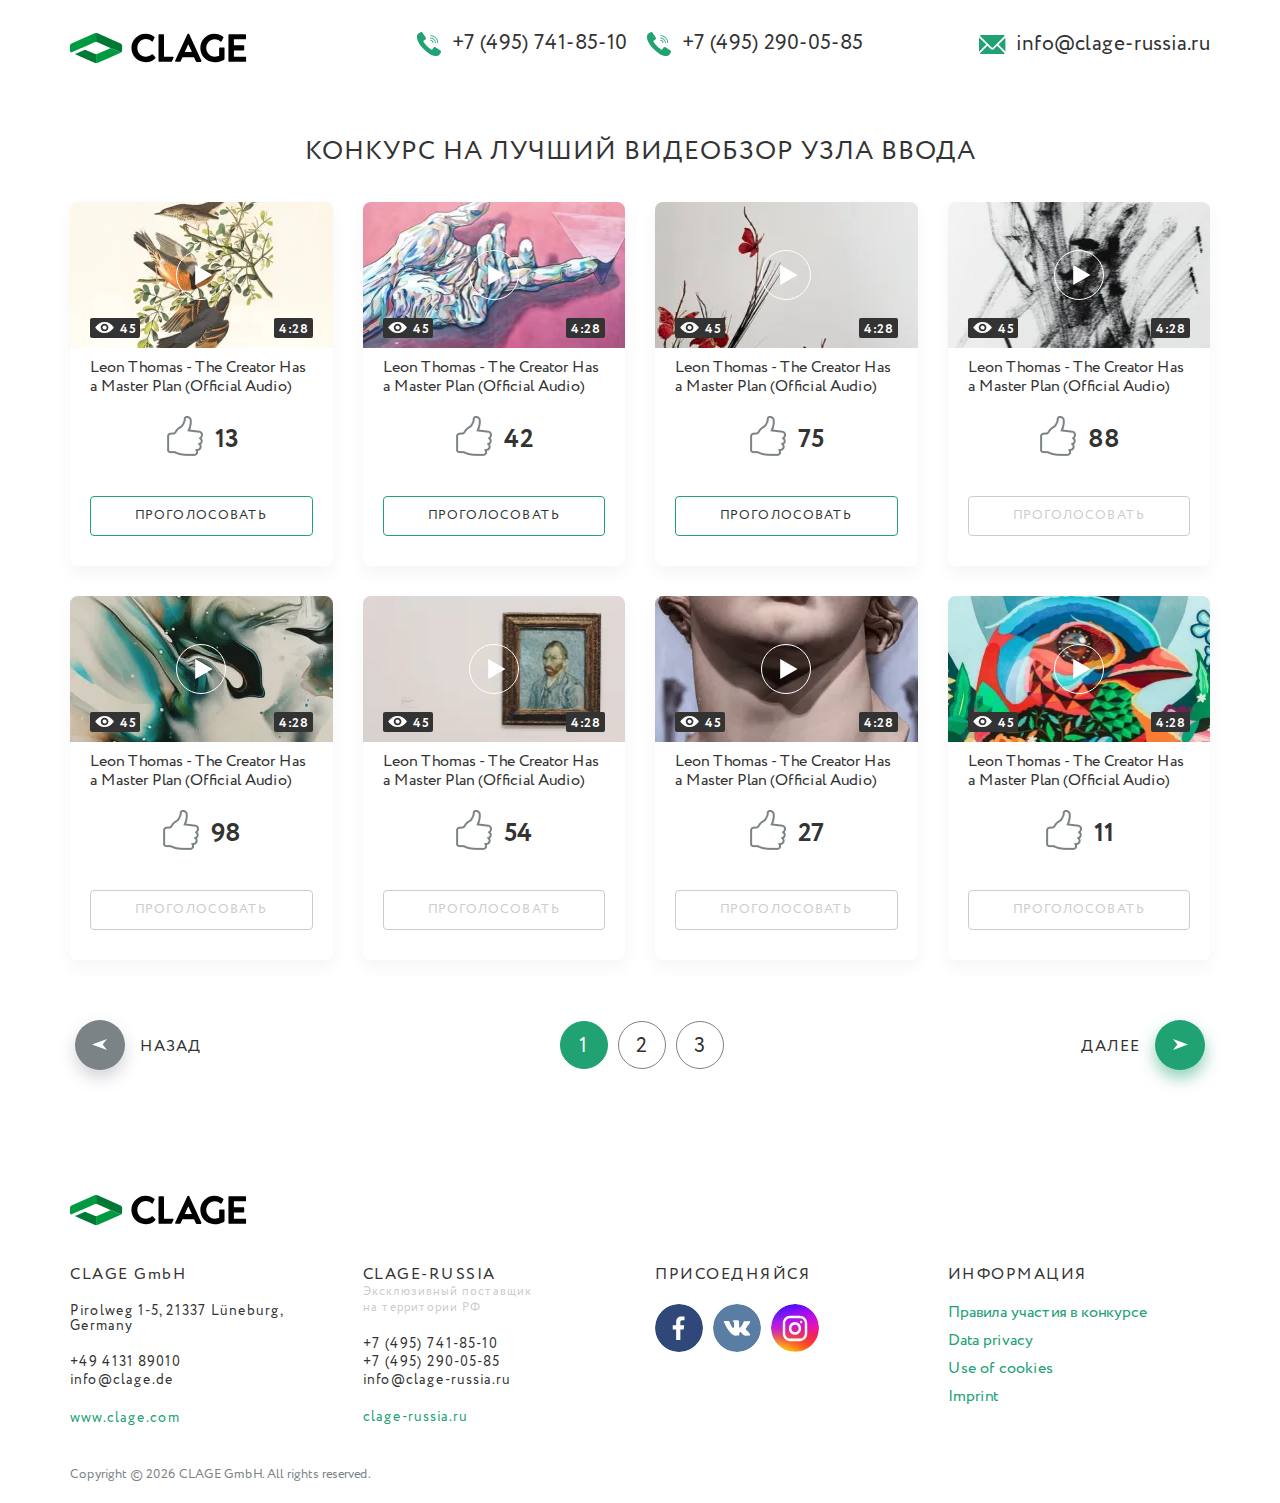
<file: public/index.html>
<!DOCTYPE html>
<html lang="ru">
	<head>
		<meta charset="utf-8">
		<title>title</title>
		<meta name="description" content="о чем страница">
		<meta http-equiv="X-UA-Compatible" content="IE=edge">
		<meta name="viewport" content="width=device-width,initial-scale=1.0,  shrink-to-fit=no">
		<link type="image/ico" href="img/favicon.ico" rel="shortcut icon"><meta name="format-detection" content="telephone=no"> 
		<link href="libs/swiper/swiper.min.css" rel="stylesheet"/>
		<link href="libs/@fancyapps/ui/fancybox.css" rel="stylesheet"/>
		<link href="css/main.min.css" rel="stylesheet"/>
	</head>
	<body class="main-page" data-bg="index.png">
		<div class="main-wrapper">
			<div class="menu-mobile menu-mobile--js d-lg-none">
				<div class="toggle-menu-mobile toggle-menu-mobile--js"><span></span>
				</div>
				<div class="menu-mobile__inner">
					<a class="menu-mobile__logo" href="/"><img loading="lazy" src="img/svg/logo.svg"/>
					</a>
					<ul class="menu">
						<li class="menu-item"><a href="#">Правила участия в конкурсе</a></li>
						<li class="menu-item"><a href="#">Data privacy</a></li>
						<li class="menu-item"><a href="#">Use of cookies</a></li>
						<li class="menu-item"><a href="#">Imprint</a></li>
					</ul>
					<a class="h-link tell" href="tel:+74957418510">
						<svg class="icon icon-tell ">
							<use xlink:href="img/svg/sprite.svg#tell"></use>
						</svg><span>+7 (495) 741-85-10</span>
					</a>
					<a class="h-link tell" href="tel:+74952900585">
						<svg class="icon icon-tell ">
							<use xlink:href="img/svg/sprite.svg#tell"></use>
						</svg><span>+7 (495) 290-05-85</span>
					</a>
					<a class="h-link mail" href="mailto:info@clage-russia.ru">
						<svg class="icon icon-mail ">
							<use xlink:href="img/svg/sprite.svg#mail"></use>
						</svg><span>info@clage-russia.ru</span>
					</a>
				</div>
			</div>
			<!--  мобильное меню-->
			<!-- start header-->
			<header class="header header--js" id="header">
				<!-- start top-nav-->
				<div class="top-nav block-with-lazy">
					<div class="container">
						<div class="top-nav__row row align-items-center">
							<div class="col">
								<a class="top-nav__logo" href="/"><img loading="lazy" src="img/svg/logo.svg" alt=""/>
								</a>
							</div>
							<div class="col-auto d-none d-lg-block">
								<a class="h-link tell" href="tel:+74957418510">
									<svg class="icon icon-tell ">
										<use xlink:href="img/svg/sprite.svg#tell"></use>
									</svg><span>+7 (495) 741-85-10</span>
								</a>
							</div>
							<div class="col-auto d-none d-lg-block">
								<a class="h-link tell" href="tel:+74952900585">
									<svg class="icon icon-tell ">
										<use xlink:href="img/svg/sprite.svg#tell"></use>
									</svg><span>+7 (495) 290-05-85</span>
								</a>
							</div>
							<div class="col text-end d-none d-lg-block">
								<a class="h-link mail" href="mailto:info@clage-russia.ru">
									<svg class="icon icon-mail ">
										<use xlink:href="img/svg/sprite.svg#mail"></use>
									</svg><span>info@clage-russia.ru</span>
								</a>
							</div>
							<div class="col-auto d-lg-none">
								<div class="toggle-menu-mobile toggle-menu-mobile--js"><span></span>
								</div>
							</div>
						</div>
					</div>
				</div>
				<!-- end top-nav-->
			</header>
			<!-- end header-->
			<!-- start headerBlock-->
			<div class="headerBlock section" id="headerBlock">
				<div class="container">
					<div class="section-title text-center">
						<h1>Конкурс на лучший видеобзор узла ввода</h1>
					</div>
					<div class="headerBlock__row row">
						<div class="col-sm-6 col-lg-3">
							<div class="headerBlock__card card-js">
								<a class="headerBlock__img-bl" href="https://www.youtube.com/watch?v=pYt0Nwt_oNI" data-fancybox="video1">
									<!-- picture-->
									<picture> 
										<source type="image/webp" srcset="img/@2x/webp/sCards-1.webp" media="(min-width:576px)"/>
										<source type="image/webp" srcset="img/@1x/webp/sCards-1.webp"/>
										<source type="image/png" srcset="img/@2x/sCards-1.png" media="(min-width:576px)"/>
										<source type="image/png" srcset="img/@1x/sCards-1.png"/><img src="img/@2x/sCards-1.png" alt="" loading="lazy"/>
									</picture>
									<!-- /picture-->
									<div class="headerBlock__plate headerBlock__plate--views"><span>45</span>
									</div>
									<div class="headerBlock__plate headerBlock__plate--length"><span>4:28</span>
									</div>
								</a>
								<div class="headerBlock__content">
									<a class="headerBlock__name" href="https://www.youtube.com/watch?v=pYt0Nwt_oNI" data-fancybox="video-name1">Leon Thomas - The Creator Has a Master Plan (Official Audio)
									</a>
									<div class="headerBlock__like">
										<div class="headerBlock__like-icon"><img loading="lazy" src="img/svg/like.png" alt=""/><img loading="lazy" src="img/svg/like-white.svg" alt=""/>
										</div>
										<div class="headerBlock__l-num like-num-js">13
										</div>
									</div>
									<button class="headerBlock__btn vote-btn-js" type="button"><span>Проголосовать</span><span>Спасибо за активность!</span>
									</button>
								</div>
							</div>
						</div>
						<div class="col-sm-6 col-lg-3">
							<div class="headerBlock__card card-js">
								<a class="headerBlock__img-bl" href="https://www.youtube.com/watch?v=pYt0Nwt_oNI" data-fancybox="video2">
									<!-- picture-->
									<picture> 
										<source type="image/webp" srcset="img/@2x/webp/sCards-2.webp" media="(min-width:576px)"/>
										<source type="image/webp" srcset="img/@1x/webp/sCards-2.webp"/>
										<source type="image/png" srcset="img/@2x/sCards-2.png" media="(min-width:576px)"/>
										<source type="image/png" srcset="img/@1x/sCards-2.png"/><img src="img/@2x/sCards-2.png" alt="" loading="lazy"/>
									</picture>
									<!-- /picture-->
									<div class="headerBlock__plate headerBlock__plate--views"><span>45</span>
									</div>
									<div class="headerBlock__plate headerBlock__plate--length"><span>4:28</span>
									</div>
								</a>
								<div class="headerBlock__content">
									<a class="headerBlock__name" href="https://www.youtube.com/watch?v=pYt0Nwt_oNI" data-fancybox="video-name2">Leon Thomas - The Creator Has a Master Plan (Official Audio)
									</a>
									<div class="headerBlock__like">
										<div class="headerBlock__like-icon"><img loading="lazy" src="img/svg/like.png" alt=""/><img loading="lazy" src="img/svg/like-white.svg" alt=""/>
										</div>
										<div class="headerBlock__l-num like-num-js">42
										</div>
									</div>
									<button class="headerBlock__btn vote-btn-js" type="button"><span>Проголосовать</span><span>Спасибо за активность!</span>
									</button>
								</div>
							</div>
						</div>
						<div class="col-sm-6 col-lg-3">
							<div class="headerBlock__card card-js">
								<a class="headerBlock__img-bl" href="https://www.youtube.com/watch?v=pYt0Nwt_oNI" data-fancybox="video3">
									<!-- picture-->
									<picture> 
										<source type="image/webp" srcset="img/@2x/webp/sCards-3.webp" media="(min-width:576px)"/>
										<source type="image/webp" srcset="img/@1x/webp/sCards-3.webp"/>
										<source type="image/png" srcset="img/@2x/sCards-3.png" media="(min-width:576px)"/>
										<source type="image/png" srcset="img/@1x/sCards-3.png"/><img src="img/@2x/sCards-3.png" alt="" loading="lazy"/>
									</picture>
									<!-- /picture-->
									<div class="headerBlock__plate headerBlock__plate--views"><span>45</span>
									</div>
									<div class="headerBlock__plate headerBlock__plate--length"><span>4:28</span>
									</div>
								</a>
								<div class="headerBlock__content">
									<a class="headerBlock__name" href="https://www.youtube.com/watch?v=pYt0Nwt_oNI" data-fancybox="video-name3">Leon Thomas - The Creator Has a Master Plan (Official Audio)
									</a>
									<div class="headerBlock__like">
										<div class="headerBlock__like-icon"><img loading="lazy" src="img/svg/like.png" alt=""/><img loading="lazy" src="img/svg/like-white.svg" alt=""/>
										</div>
										<div class="headerBlock__l-num like-num-js">75
										</div>
									</div>
									<button class="headerBlock__btn vote-btn-js" type="button"><span>Проголосовать</span><span>Спасибо за активность!</span>
									</button>
								</div>
							</div>
						</div>
						<div class="col-sm-6 col-lg-3">
							<div class="headerBlock__card card-js">
								<a class="headerBlock__img-bl" href="https://www.youtube.com/watch?v=pYt0Nwt_oNI" data-fancybox="video4">
									<!-- picture-->
									<picture> 
										<source type="image/webp" srcset="img/@2x/webp/sCards-4.webp" media="(min-width:576px)"/>
										<source type="image/webp" srcset="img/@1x/webp/sCards-4.webp"/>
										<source type="image/png" srcset="img/@2x/sCards-4.png" media="(min-width:576px)"/>
										<source type="image/png" srcset="img/@1x/sCards-4.png"/><img src="img/@2x/sCards-4.png" alt="" loading="lazy"/>
									</picture>
									<!-- /picture-->
									<div class="headerBlock__plate headerBlock__plate--views"><span>45</span>
									</div>
									<div class="headerBlock__plate headerBlock__plate--length"><span>4:28</span>
									</div>
								</a>
								<div class="headerBlock__content">
									<a class="headerBlock__name" href="https://www.youtube.com/watch?v=pYt0Nwt_oNI" data-fancybox="video-name4">Leon Thomas - The Creator Has a Master Plan (Official Audio)
									</a>
									<div class="headerBlock__like">
										<div class="headerBlock__like-icon"><img loading="lazy" src="img/svg/like.png" alt=""/><img loading="lazy" src="img/svg/like-white.svg" alt=""/>
										</div>
										<div class="headerBlock__l-num like-num-js">88
										</div>
									</div>
									<button class="headerBlock__btn vote-btn-js muted" type="button"><span>Проголосовать</span><span>Спасибо за активность!</span>
									</button>
								</div>
							</div>
						</div>
						<div class="col-sm-6 col-lg-3">
							<div class="headerBlock__card card-js">
								<a class="headerBlock__img-bl" href="https://www.youtube.com/watch?v=pYt0Nwt_oNI" data-fancybox="video5">
									<!-- picture-->
									<picture> 
										<source type="image/webp" srcset="img/@2x/webp/sCards-5.webp" media="(min-width:576px)"/>
										<source type="image/webp" srcset="img/@1x/webp/sCards-5.webp"/>
										<source type="image/png" srcset="img/@2x/sCards-5.png" media="(min-width:576px)"/>
										<source type="image/png" srcset="img/@1x/sCards-5.png"/><img src="img/@2x/sCards-5.png" alt="" loading="lazy"/>
									</picture>
									<!-- /picture-->
									<div class="headerBlock__plate headerBlock__plate--views"><span>45</span>
									</div>
									<div class="headerBlock__plate headerBlock__plate--length"><span>4:28</span>
									</div>
								</a>
								<div class="headerBlock__content">
									<a class="headerBlock__name" href="https://www.youtube.com/watch?v=pYt0Nwt_oNI" data-fancybox="video-name5">Leon Thomas - The Creator Has a Master Plan (Official Audio)
									</a>
									<div class="headerBlock__like">
										<div class="headerBlock__like-icon"><img loading="lazy" src="img/svg/like.png" alt=""/><img loading="lazy" src="img/svg/like-white.svg" alt=""/>
										</div>
										<div class="headerBlock__l-num like-num-js">98
										</div>
									</div>
									<button class="headerBlock__btn vote-btn-js muted" type="button"><span>Проголосовать</span><span>Спасибо за активность!</span>
									</button>
								</div>
							</div>
						</div>
						<div class="col-sm-6 col-lg-3">
							<div class="headerBlock__card card-js">
								<a class="headerBlock__img-bl" href="https://www.youtube.com/watch?v=pYt0Nwt_oNI" data-fancybox="video6">
									<!-- picture-->
									<picture> 
										<source type="image/webp" srcset="img/@2x/webp/sCards-6.webp" media="(min-width:576px)"/>
										<source type="image/webp" srcset="img/@1x/webp/sCards-6.webp"/>
										<source type="image/png" srcset="img/@2x/sCards-6.png" media="(min-width:576px)"/>
										<source type="image/png" srcset="img/@1x/sCards-6.png"/><img src="img/@2x/sCards-6.png" alt="" loading="lazy"/>
									</picture>
									<!-- /picture-->
									<div class="headerBlock__plate headerBlock__plate--views"><span>45</span>
									</div>
									<div class="headerBlock__plate headerBlock__plate--length"><span>4:28</span>
									</div>
								</a>
								<div class="headerBlock__content">
									<a class="headerBlock__name" href="https://www.youtube.com/watch?v=pYt0Nwt_oNI" data-fancybox="video-name6">Leon Thomas - The Creator Has a Master Plan (Official Audio)
									</a>
									<div class="headerBlock__like">
										<div class="headerBlock__like-icon"><img loading="lazy" src="img/svg/like.png" alt=""/><img loading="lazy" src="img/svg/like-white.svg" alt=""/>
										</div>
										<div class="headerBlock__l-num like-num-js">54
										</div>
									</div>
									<button class="headerBlock__btn vote-btn-js muted" type="button"><span>Проголосовать</span><span>Спасибо за активность!</span>
									</button>
								</div>
							</div>
						</div>
						<div class="col-sm-6 col-lg-3">
							<div class="headerBlock__card card-js">
								<a class="headerBlock__img-bl" href="https://www.youtube.com/watch?v=pYt0Nwt_oNI" data-fancybox="video7">
									<!-- picture-->
									<picture> 
										<source type="image/webp" srcset="img/@2x/webp/sCards-7.webp" media="(min-width:576px)"/>
										<source type="image/webp" srcset="img/@1x/webp/sCards-7.webp"/>
										<source type="image/png" srcset="img/@2x/sCards-7.png" media="(min-width:576px)"/>
										<source type="image/png" srcset="img/@1x/sCards-7.png"/><img src="img/@2x/sCards-7.png" alt="" loading="lazy"/>
									</picture>
									<!-- /picture-->
									<div class="headerBlock__plate headerBlock__plate--views"><span>45</span>
									</div>
									<div class="headerBlock__plate headerBlock__plate--length"><span>4:28</span>
									</div>
								</a>
								<div class="headerBlock__content">
									<a class="headerBlock__name" href="https://www.youtube.com/watch?v=pYt0Nwt_oNI" data-fancybox="video-name7">Leon Thomas - The Creator Has a Master Plan (Official Audio)
									</a>
									<div class="headerBlock__like">
										<div class="headerBlock__like-icon"><img loading="lazy" src="img/svg/like.png" alt=""/><img loading="lazy" src="img/svg/like-white.svg" alt=""/>
										</div>
										<div class="headerBlock__l-num like-num-js">27
										</div>
									</div>
									<button class="headerBlock__btn vote-btn-js muted" type="button"><span>Проголосовать</span><span>Спасибо за активность!</span>
									</button>
								</div>
							</div>
						</div>
						<div class="col-sm-6 col-lg-3">
							<div class="headerBlock__card card-js">
								<a class="headerBlock__img-bl" href="https://www.youtube.com/watch?v=pYt0Nwt_oNI" data-fancybox="video8">
									<!-- picture-->
									<picture> 
										<source type="image/webp" srcset="img/@2x/webp/sCards-8.webp" media="(min-width:576px)"/>
										<source type="image/webp" srcset="img/@1x/webp/sCards-8.webp"/>
										<source type="image/png" srcset="img/@2x/sCards-8.png" media="(min-width:576px)"/>
										<source type="image/png" srcset="img/@1x/sCards-8.png"/><img src="img/@2x/sCards-8.png" alt="" loading="lazy"/>
									</picture>
									<!-- /picture-->
									<div class="headerBlock__plate headerBlock__plate--views"><span>45</span>
									</div>
									<div class="headerBlock__plate headerBlock__plate--length"><span>4:28</span>
									</div>
								</a>
								<div class="headerBlock__content">
									<a class="headerBlock__name" href="https://www.youtube.com/watch?v=pYt0Nwt_oNI" data-fancybox="video-name8">Leon Thomas - The Creator Has a Master Plan (Official Audio)
									</a>
									<div class="headerBlock__like">
										<div class="headerBlock__like-icon"><img loading="lazy" src="img/svg/like.png" alt=""/><img loading="lazy" src="img/svg/like-white.svg" alt=""/>
										</div>
										<div class="headerBlock__l-num like-num-js">11
										</div>
									</div>
									<button class="headerBlock__btn vote-btn-js muted" type="button"><span>Проголосовать</span><span>Спасибо за активность!</span>
									</button>
								</div>
							</div>
						</div>
					</div>
					<div class="pagination-wrapper">
						<ul class="page-numbers">
							<li class="prev"><a class="disabled" href="#"><span class="ball"><img src="img/svg/prev.svg" alt=""/></span><span class="prev-txt">НАЗАД</span></a></li>
									<li><span class="page-numbers current">1</span>
									</li>
									<li><a class="page-numbers" href="#">2</a>
									</li>
									<li><a class="page-numbers" href="#">3</a>
									</li>
							<li class="next"><a href="#"><span class="prev-txt">ДАЛЕЕ</span><span class="ball"><img src="img/svg/next.svg" alt=""/></span></a></li>
						</ul>
					</div>
				</div>
			</div>
			<!-- end headerBlock-->
			<!--+sForm()-->
			<!--+sContact()-->
			<footer class="footer">
				<div class="container">
					<a class="footer__logo" href="/"><img loading="lazy" src="img/svg/logo.svg" alt=""/>
					</a>
					<div class="footer__row row">
						<div class="footer__col col-6 col-lg-3">
							<div class="footer__title footer__title--tt-none">CLAGE GmbH
							</div>
							<div class="footer__content">
								<p>Pirolweg 1-5, 21337 Lüneburg, Germany</p>
								<div class="footer__links-box"><a href="tel:+49413189010">+49 4131 89010</a><a href="mailto:info@clage.de">info@clage.de</a>
								</div>
								<a class="footer__link" href="www.clage.com" target="_blank">www.clage.com
								</a>
							</div>
						</div>
						<div class="footer__col col-6 col-lg-3">
							<div class="footer__title mb-0">CLAGE-RUSSIA
							</div>
							<div class="footer__content">
								<div class="footer__gray">Эксклюзивный поставщик<br/>на территории РФ
								</div>
								<div class="footer__links-box"><a href="tel:+74957418510">+7 (495) 741-85-10</a><a href="tel:+74952900585">+7 (495) 290-05-85</a><a href="mailto:info@clage-russia.ru">info@clage-russia.ru</a>
								</div>
								<a class="footer__link" href="clage-russia.ru" target="_blank">clage-russia.ru
								</a>
							</div>
						</div>
						<div class="footer__col col-6 col-lg-3">
							<div class="footer__title">Присоедняйся
							</div>
							<div class="soc">
								<a class="soc__item fb" href="#" target="_blank"><img loading="lazy" src="img/svg/soc-fb.svg" alt=""/>
								</a>
								<a class="soc__item vk" href="#" target="_blank"><img loading="lazy" src="img/svg/soc-vk.svg" alt=""/>
								</a>
								<a class="soc__item in" href="#" target="_blank"><img loading="lazy" src="img/svg/soc-in.svg" alt=""/>
								</a>
							</div>
						</div>
						<div class="footer__col col-6 col-lg-3">
							<div class="footer__title">Информация
							</div>
							<ul class="menu">
								<li class="menu-item"><a href="#">Правила участия в конкурсе</a></li>
								<li class="menu-item"><a href="#">Data privacy</a></li>
								<li class="menu-item"><a href="#">Use of cookies</a></li>
								<li class="menu-item"><a href="#">Imprint</a></li>
							</ul>
						</div>
					</div>
					<div class="footer__copyright">
						Copyright ©
						<span class="set-curr-year-js">2021</span>
						CLAGE GmbH. All rights reserved.
					</div>
				</div>
			</footer>
		</div>
		<!--  start modals-->
		<div class="modal-win" id="modal1" style="display: none">
			<div class="form-wrap">
				<form>
					<div class="text-center">
						<div class="form-wrap__title h1">Заголовок
						</div>
					</div>
					<div class="form-wrap__inputs">
						<div class="form-wrap__input-wrap"><input class="form-wrap__input form-control" type="text" placeholder="Имя"/>
						</div>
						<div class="form-wrap__input-wrap"><input class="form-wrap__input form-control border-danger" type="tel" placeholder="Телефон"/>
							<div class="form-wrap__message text-danger">Неправильно набран номер
							</div>
						</div>
						<div class="form-wrap__input-wrap"><input class="form-wrap__input form-control" type="email" placeholder="Электронная почта"/>
						</div>
					</div>
					<div class="form-wrap__p-row row align-items-center">
						<div class="col-auto">
							<label class="custom-input form-check"><input class="custom-input__input form-check-input" name="checkbox" type="checkbox" checked="checked"/><span class="square"></span>
							</label>
						</div>
						<div class="col">
							<div class="form-wrap__p-txt">
								I agree to the
								<a href="#">terms</a>
								and conditions and the
								<a href="#">privacy policy</a>
							</div>
						</div>
					</div>
					<div class="text-center">
						<button class="form-wrap__btn btn" type="submit">Подтвердить
						</button>
					</div>
				</form>
			</div>
		</div>
		<!-- #modal1-->
		<div class="modal-thanks modal-win bg-success text-white" id="modal-thanks" style="display: none">
			<div class="modal-thanks__bg"><img loading="lazy" src="img/svg/success.svg" alt=""/>
			</div>
			<div class="modal-thanks__txt text-center h1">Полный сакцес!
			</div>
		</div>
		<!-- #modal-thanks-->
		<!-- end modals-->
		<script src="libs/jquery/jquery.min.js"></script>
		<script src="libs/@fancyapps/ui/fancybox.umd.js"> </script>
		<script src="libs/swiper/swiper-bundle.min.js"> </script>
		<script src="libs/inputmask/inputmask.min.js"> </script>
		<script src="js/common.js"></script>
	</body>
</html>
</file>
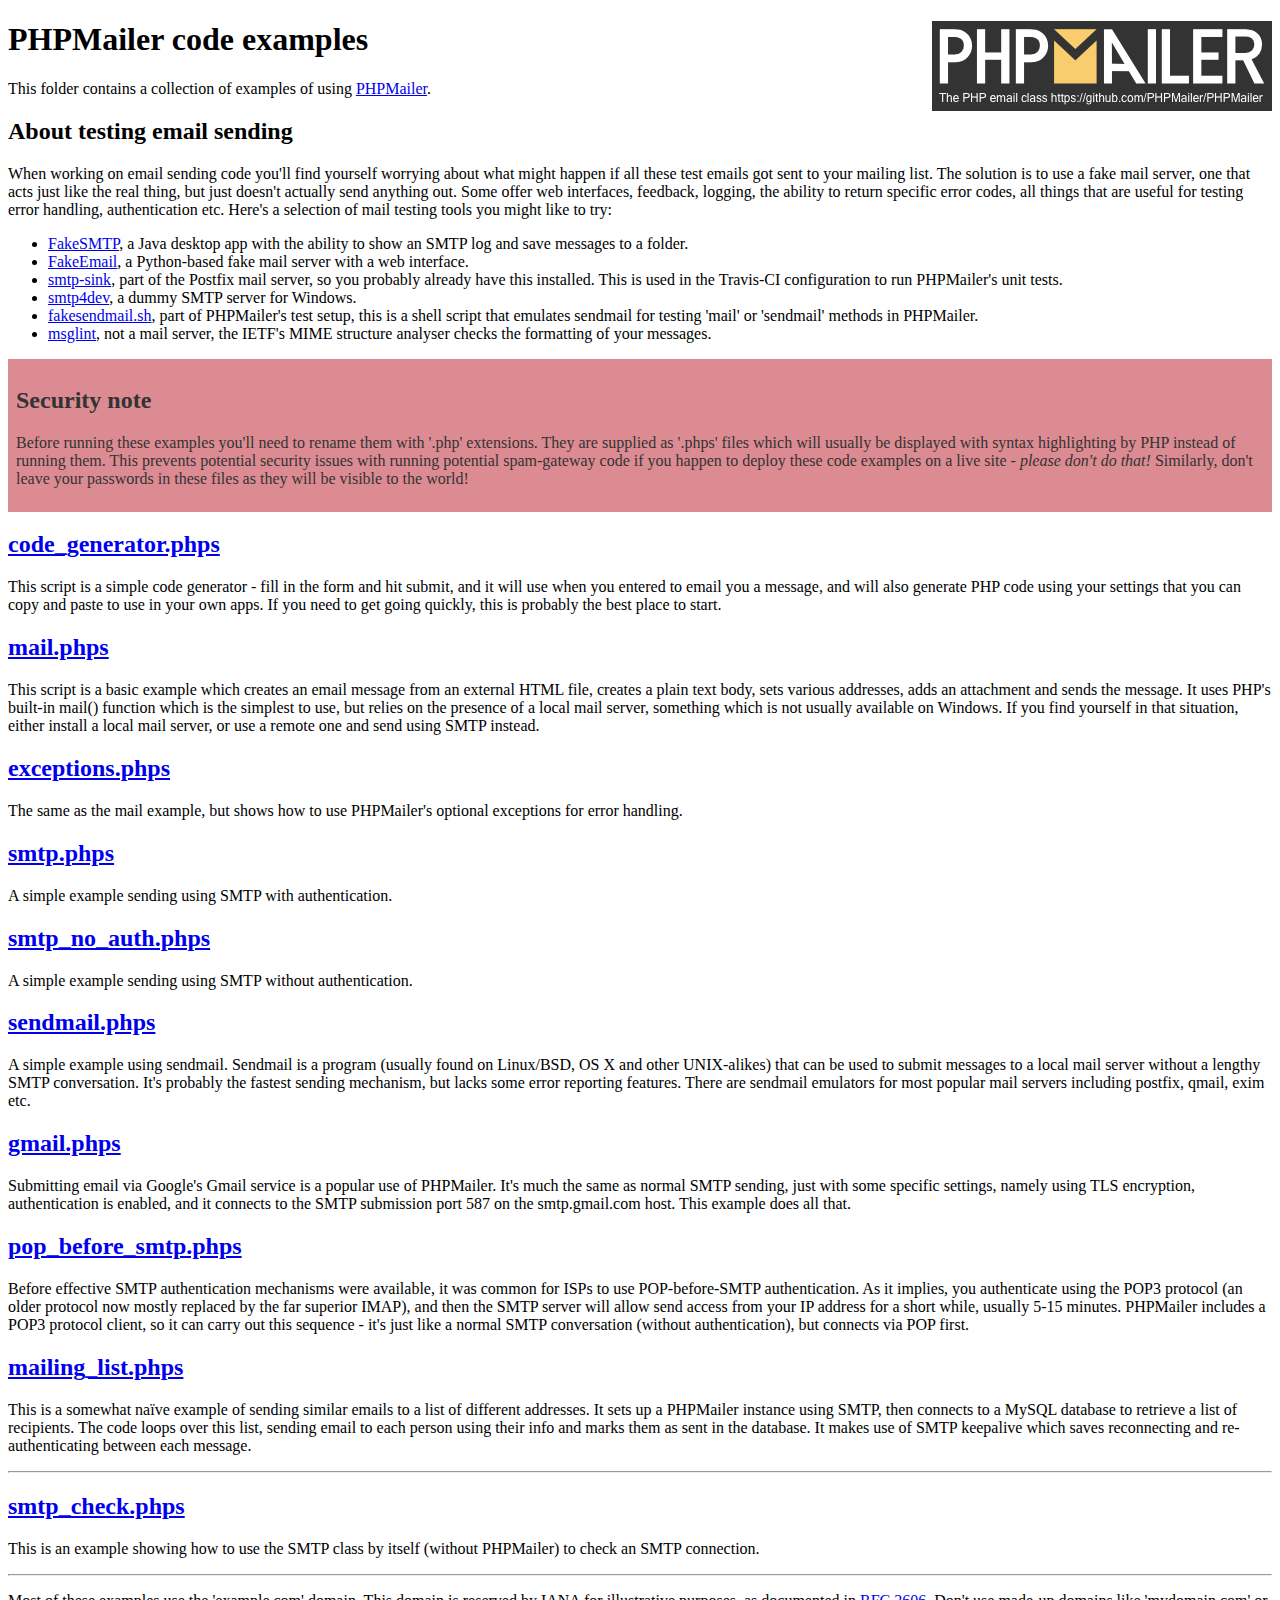
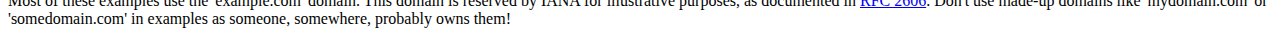
<file: public/vendor/phpmailer/phpmailer/examples/index.html>
<!DOCTYPE html>
<html>
<head>
	<meta charset="UTF-8">
	<title>PHPMailer Examples</title>
</head>
<body>
<h1>PHPMailer code examples<a href="https://github.com/PHPMailer/PHPMailer"><img src="images/phpmailer.png" style="float:right; border:0;" alt="PHPMailer logo"></a></h1>
<p>This folder contains a collection of examples of using <a href="https://github.com/PHPMailer/PHPMailer">PHPMailer</a>.</p>
<h2>About testing email sending</h2>
<p>When working on email sending code you'll find yourself worrying about what might happen if all these test emails got sent to your mailing list. The solution is to use a fake mail server, one that acts just like the real thing, but just doesn't actually send anything out. Some offer web interfaces, feedback, logging, the ability to return specific error codes, all things that are useful for testing error handling, authentication etc. Here's a selection of mail testing tools you might like to try:</p>
<ul>
  <li><a href="https://github.com/Nilhcem/FakeSMTP">FakeSMTP</a>, a Java desktop app with the ability to show an SMTP log and save messages to a folder. </li>
  <li><a href="https://github.com/isotoma/FakeEmail">FakeEmail</a>, a Python-based fake mail server with a web interface.</li>
  <li><a href="http://www.postfix.org/smtp-sink.1.html">smtp-sink</a>, part of the Postfix mail server, so you probably already have this installed. This is used in the Travis-CI configuration to run PHPMailer's unit tests.</li>
  <li><a href="http://smtp4dev.codeplex.com">smtp4dev</a>, a dummy SMTP server for Windows.</li>
  <li><a href="https://github.com/PHPMailer/PHPMailer/blob/master/test/fakesendmail.sh">fakesendmail.sh</a>, part of PHPMailer's test setup, this is a shell script that emulates sendmail for testing 'mail' or 'sendmail' methods in PHPMailer.</li>
  <li><a href="http://tools.ietf.org/tools/msglint/">msglint</a>, not a mail server, the IETF's MIME structure analyser checks the formatting of your messages.</li>
</ul>
<div style="padding: 8px; color: #333333; background-color: #dc8b92">
<h2>Security note</h2>
<p>Before running these examples you'll need to rename them with '.php' extensions. They are supplied as '.phps' files which will usually be displayed with syntax highlighting by PHP instead of running them. This prevents potential security issues with running potential spam-gateway code if you happen to deploy these code examples on a live site - <em>please don't do that!</em> Similarly, don't leave your passwords in these files as they will be visible to the world!</p>
</div>
<h2><a href="code_generator.phps">code_generator.phps</a></h2>
<p>This script is a simple code generator - fill in the form and hit submit, and it will use when you entered to email you a message, and will also generate PHP code using your settings that you can copy and paste to use in your own apps. If you need to get going quickly, this is probably the best place to start.</p>
<h2><a href="mail.phps">mail.phps</a></h2>
<p>This script is a basic example which creates an email message from an external HTML file, creates a plain text body, sets various addresses, adds an attachment and sends the message. It uses PHP's built-in mail() function which is the simplest to use, but relies on the presence of a local mail server, something which is not usually available on Windows. If you find yourself in that situation, either install a local mail server, or use a remote one and send using SMTP instead.</p>
<h2><a href="exceptions.phps">exceptions.phps</a></h2>
<p>The same as the mail example, but shows how to use PHPMailer's optional exceptions for error handling.</p>
<h2><a href="smtp.phps">smtp.phps</a></h2>
<p>A simple example sending using SMTP with authentication.</p>
<h2><a href="smtp_no_auth.phps">smtp_no_auth.phps</a></h2>
<p>A simple example sending using SMTP without authentication.</p>
<h2><a href="sendmail.phps">sendmail.phps</a></h2>
<p>A simple example using sendmail. Sendmail is a program (usually found on Linux/BSD, OS X and other UNIX-alikes) that can be used to submit messages to a local mail server without a lengthy SMTP conversation. It's probably the fastest sending mechanism, but lacks some error reporting features. There are sendmail emulators for most popular mail servers including postfix, qmail, exim etc.</p>
<h2><a href="gmail.phps">gmail.phps</a></h2>
<p>Submitting email via Google's Gmail service is a popular use of PHPMailer. It's much the same as normal SMTP sending, just with some specific settings, namely using TLS encryption, authentication is enabled, and it connects to the SMTP submission port 587 on the smtp.gmail.com host. This example does all that.</p>
<h2><a href="pop_before_smtp.phps">pop_before_smtp.phps</a></h2>
<p>Before effective SMTP authentication mechanisms were available, it was common for ISPs to use POP-before-SMTP authentication. As it implies, you authenticate using the POP3 protocol (an older protocol now mostly replaced by the far superior IMAP), and then the SMTP server will allow send access from your IP address for a short while, usually 5-15 minutes. PHPMailer includes a POP3 protocol client, so it can carry out this sequence - it's just like a normal SMTP conversation (without authentication), but connects via POP first.</p>
<h2><a href="mailing_list.phps">mailing_list.phps</a></h2>
<p>This is a somewhat naïve example of sending similar emails to a list of different addresses. It sets up a PHPMailer instance using SMTP, then connects to a MySQL database to retrieve a list of recipients. The code loops over this list, sending email to each person using their info and marks them as sent in the database. It makes use of SMTP keepalive which saves reconnecting and re-authenticating between each message.</p>
<hr>
<h2><a href="smtp_check.phps">smtp_check.phps</a></h2>
<p>This is an example showing how to use the SMTP class by itself (without PHPMailer) to check an SMTP connection.</p>
<hr>
<p>Most of these examples use the 'example.com' domain. This domain is reserved by IANA for illustrative purposes, as documented in <a href="http://tools.ietf.org/html/rfc2606">RFC 2606</a>. Don't use made-up domains like 'mydomain.com' or 'somedomain.com' in examples as someone, somewhere, probably owns them!</p>
</body>
</html>
</file>
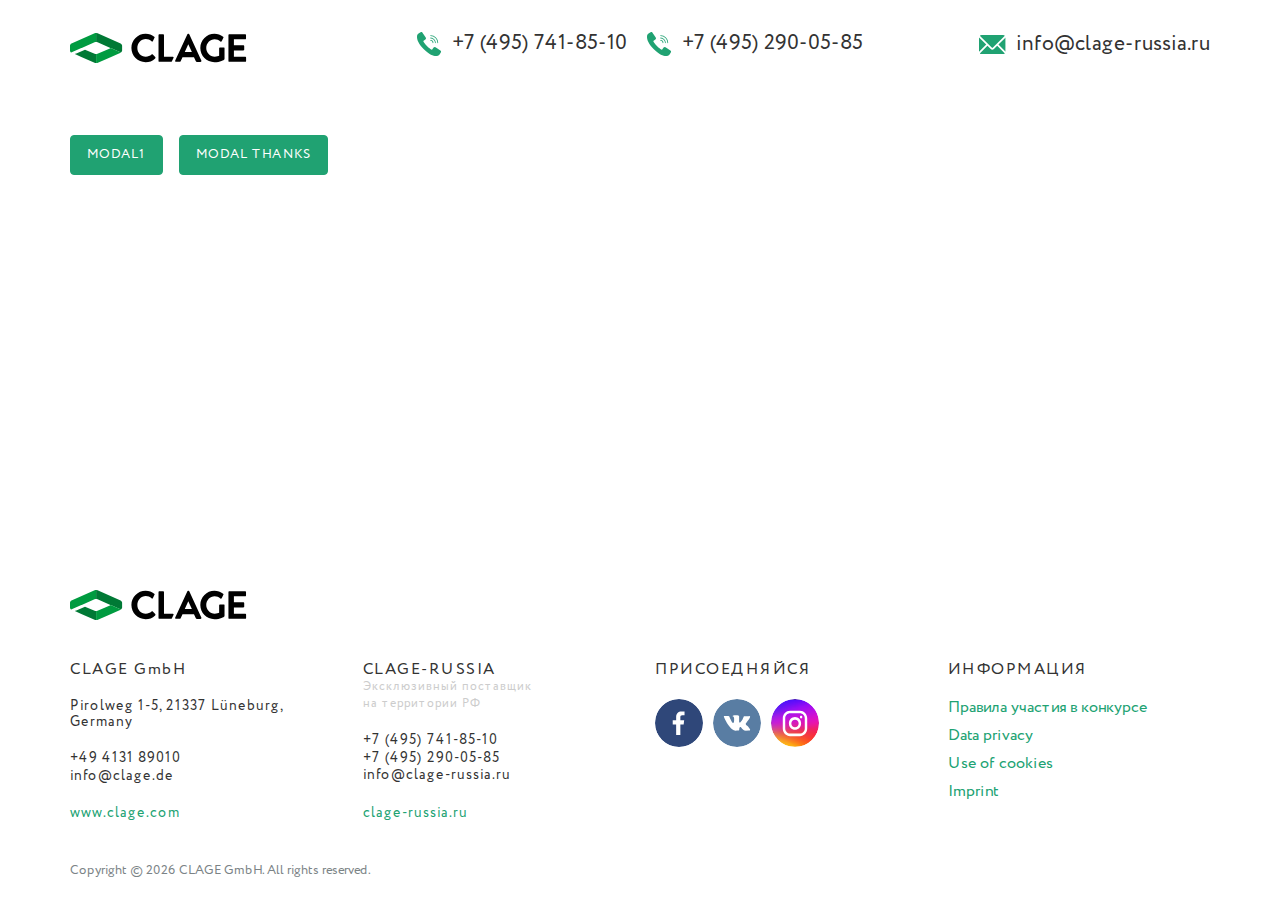
<file: public/00-modals.html>
<!DOCTYPE html>
<html lang="ru">
	<head>
		<meta charset="utf-8">
		<title>title</title>
		<meta name="description" content="о чем страница">
		<meta http-equiv="X-UA-Compatible" content="IE=edge">
		<meta name="viewport" content="width=device-width,initial-scale=1.0,  shrink-to-fit=no">
		<link type="image/ico" href="img/favicon.ico" rel="shortcut icon"><meta name="format-detection" content="telephone=no"> 
		<link href="libs/swiper/swiper.min.css" rel="stylesheet"/>
		<link href="libs/@fancyapps/ui/fancybox.css" rel="stylesheet"/>
		<link href="css/main.min.css" rel="stylesheet"/>
	</head>
	<body class="main-page" data-bg="index.png">
		<div class="main-wrapper">
			<div class="menu-mobile menu-mobile--js d-lg-none">
				<div class="toggle-menu-mobile toggle-menu-mobile--js"><span></span>
				</div>
				<div class="menu-mobile__inner">
					<a class="menu-mobile__logo" href="/"><img loading="lazy" src="img/svg/logo.svg"/>
					</a>
					<ul class="menu">
						<li class="menu-item"><a href="#">Правила участия в конкурсе</a></li>
						<li class="menu-item"><a href="#">Data privacy</a></li>
						<li class="menu-item"><a href="#">Use of cookies</a></li>
						<li class="menu-item"><a href="#">Imprint</a></li>
					</ul>
					<a class="h-link tell" href="tel:+74957418510">
						<svg class="icon icon-tell ">
							<use xlink:href="img/svg/sprite.svg#tell"></use>
						</svg><span>+7 (495) 741-85-10</span>
					</a>
					<a class="h-link tell" href="tel:+74952900585">
						<svg class="icon icon-tell ">
							<use xlink:href="img/svg/sprite.svg#tell"></use>
						</svg><span>+7 (495) 290-05-85</span>
					</a>
					<a class="h-link mail" href="mailto:info@clage-russia.ru">
						<svg class="icon icon-mail ">
							<use xlink:href="img/svg/sprite.svg#mail"></use>
						</svg><span>info@clage-russia.ru</span>
					</a>
				</div>
			</div>
			<!--  мобильное меню-->
			<!-- start header-->
			<header class="header header--js" id="header">
				<!-- start top-nav-->
				<div class="top-nav block-with-lazy">
					<div class="container">
						<div class="top-nav__row row align-items-center">
							<div class="col">
								<a class="top-nav__logo" href="/"><img loading="lazy" src="img/svg/logo.svg" alt=""/>
								</a>
							</div>
							<div class="col-auto d-none d-lg-block">
								<a class="h-link tell" href="tel:+74957418510">
									<svg class="icon icon-tell ">
										<use xlink:href="img/svg/sprite.svg#tell"></use>
									</svg><span>+7 (495) 741-85-10</span>
								</a>
							</div>
							<div class="col-auto d-none d-lg-block">
								<a class="h-link tell" href="tel:+74952900585">
									<svg class="icon icon-tell ">
										<use xlink:href="img/svg/sprite.svg#tell"></use>
									</svg><span>+7 (495) 290-05-85</span>
								</a>
							</div>
							<div class="col text-end d-none d-lg-block">
								<a class="h-link mail" href="mailto:info@clage-russia.ru">
									<svg class="icon icon-mail ">
										<use xlink:href="img/svg/sprite.svg#mail"></use>
									</svg><span>info@clage-russia.ru</span>
								</a>
							</div>
							<div class="col-auto d-lg-none">
								<div class="toggle-menu-mobile toggle-menu-mobile--js"><span></span>
								</div>
							</div>
						</div>
					</div>
				</div>
				<!-- end top-nav-->
			</header>
			<!-- end header-->
			<!--+headerBlock()-->
			<div class="section">
				<div class="container">
					<div class="row gy-3 gx-3">
						<div class="col-auto"><a class="btn btn-primary link-modal-js" href="#modal1">modal1</a></div>
						<div class="col-auto"><a class="btn btn-primary link-modal-js" href="#modal-thanks">modal thanks</a></div>
					</div>
				</div>
			</div>
			<!--+sForm()-->
			<!--+sContact()-->
			<footer class="footer">
				<div class="container">
					<a class="footer__logo" href="/"><img loading="lazy" src="img/svg/logo.svg" alt=""/>
					</a>
					<div class="footer__row row">
						<div class="footer__col col-6 col-lg-3">
							<div class="footer__title footer__title--tt-none">CLAGE GmbH
							</div>
							<div class="footer__content">
								<p>Pirolweg 1-5, 21337 Lüneburg, Germany</p>
								<div class="footer__links-box"><a href="tel:+49413189010">+49 4131 89010</a><a href="mailto:info@clage.de">info@clage.de</a>
								</div>
								<a class="footer__link" href="www.clage.com" target="_blank">www.clage.com
								</a>
							</div>
						</div>
						<div class="footer__col col-6 col-lg-3">
							<div class="footer__title mb-0">CLAGE-RUSSIA
							</div>
							<div class="footer__content">
								<div class="footer__gray">Эксклюзивный поставщик<br/>на территории РФ
								</div>
								<div class="footer__links-box"><a href="tel:+74957418510">+7 (495) 741-85-10</a><a href="tel:+74952900585">+7 (495) 290-05-85</a><a href="mailto:info@clage-russia.ru">info@clage-russia.ru</a>
								</div>
								<a class="footer__link" href="clage-russia.ru" target="_blank">clage-russia.ru
								</a>
							</div>
						</div>
						<div class="footer__col col-6 col-lg-3">
							<div class="footer__title">Присоедняйся
							</div>
							<div class="soc">
								<a class="soc__item fb" href="#" target="_blank"><img loading="lazy" src="img/svg/soc-fb.svg" alt=""/>
								</a>
								<a class="soc__item vk" href="#" target="_blank"><img loading="lazy" src="img/svg/soc-vk.svg" alt=""/>
								</a>
								<a class="soc__item in" href="#" target="_blank"><img loading="lazy" src="img/svg/soc-in.svg" alt=""/>
								</a>
							</div>
						</div>
						<div class="footer__col col-6 col-lg-3">
							<div class="footer__title">Информация
							</div>
							<ul class="menu">
								<li class="menu-item"><a href="#">Правила участия в конкурсе</a></li>
								<li class="menu-item"><a href="#">Data privacy</a></li>
								<li class="menu-item"><a href="#">Use of cookies</a></li>
								<li class="menu-item"><a href="#">Imprint</a></li>
							</ul>
						</div>
					</div>
					<div class="footer__copyright">
						Copyright ©
						<span class="set-curr-year-js">2021</span>
						CLAGE GmbH. All rights reserved.
					</div>
				</div>
			</footer>
		</div>
		<!--  start modals-->
		<div class="modal-win" id="modal1" style="display: none">
			<div class="form-wrap">
				<form>
					<div class="text-center">
						<div class="form-wrap__title h1">Заголовок
						</div>
					</div>
					<div class="form-wrap__inputs">
						<div class="form-wrap__input-wrap"><input class="form-wrap__input form-control" type="text" placeholder="Имя"/>
						</div>
						<div class="form-wrap__input-wrap"><input class="form-wrap__input form-control border-danger" type="tel" placeholder="Телефон"/>
							<div class="form-wrap__message text-danger">Неправильно набран номер
							</div>
						</div>
						<div class="form-wrap__input-wrap"><input class="form-wrap__input form-control" type="email" placeholder="Электронная почта"/>
						</div>
					</div>
					<div class="form-wrap__p-row row align-items-center">
						<div class="col-auto">
							<label class="custom-input form-check"><input class="custom-input__input form-check-input" name="checkbox" type="checkbox" checked="checked"/><span class="square"></span>
							</label>
						</div>
						<div class="col">
							<div class="form-wrap__p-txt">
								I agree to the
								<a href="#">terms</a>
								and conditions and the
								<a href="#">privacy policy</a>
							</div>
						</div>
					</div>
					<div class="text-center">
						<button class="form-wrap__btn btn" type="submit">Подтвердить
						</button>
					</div>
				</form>
			</div>
		</div>
		<!-- #modal1-->
		<div class="modal-thanks modal-win bg-success text-white" id="modal-thanks" style="display: none">
			<div class="modal-thanks__bg"><img loading="lazy" src="img/svg/success.svg" alt=""/>
			</div>
			<div class="modal-thanks__txt text-center h1">Полный сакцес!
			</div>
		</div>
		<!-- #modal-thanks-->
		<!-- end modals-->
		<script src="libs/jquery/jquery.min.js"></script>
		<script src="libs/@fancyapps/ui/fancybox.umd.js"> </script>
		<script src="libs/swiper/swiper-bundle.min.js"> </script>
		<script src="libs/inputmask/inputmask.min.js"> </script>
		<script src="js/common.js"></script>
	</body>
</html>
</file>
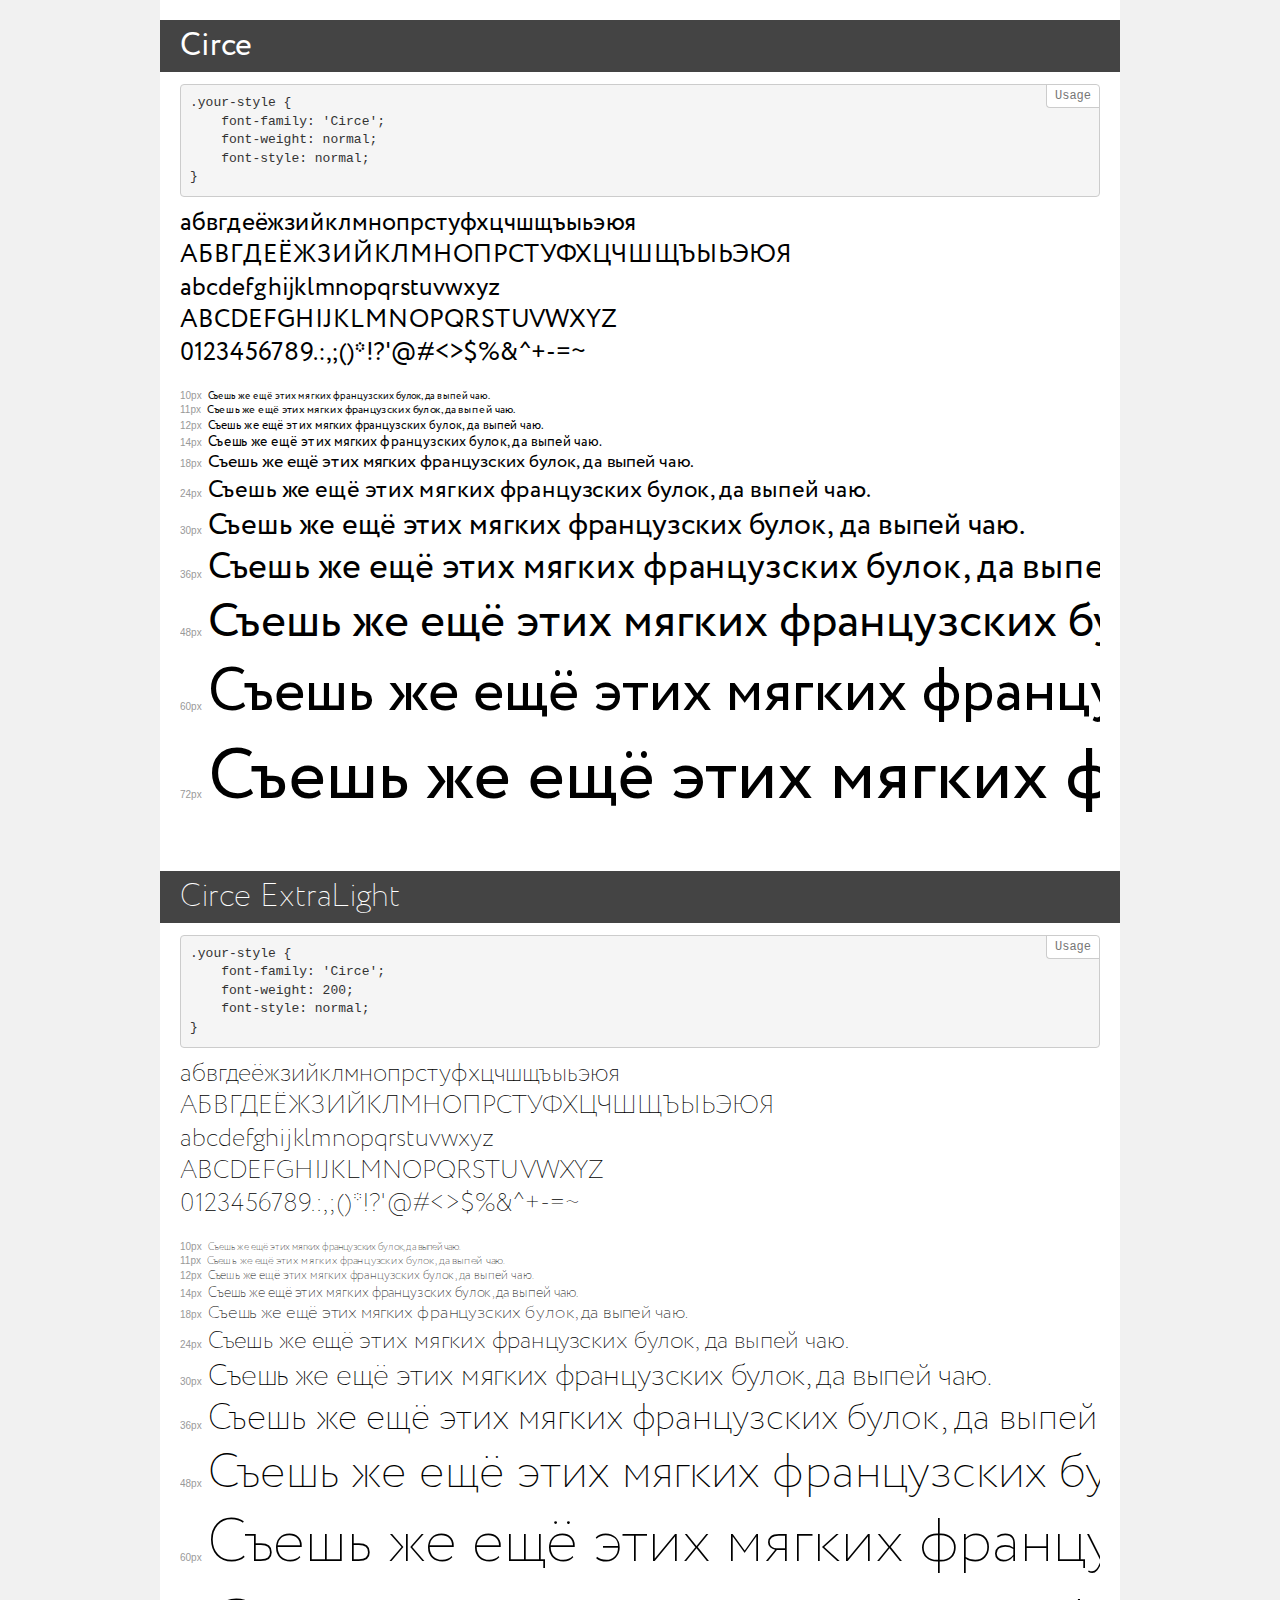
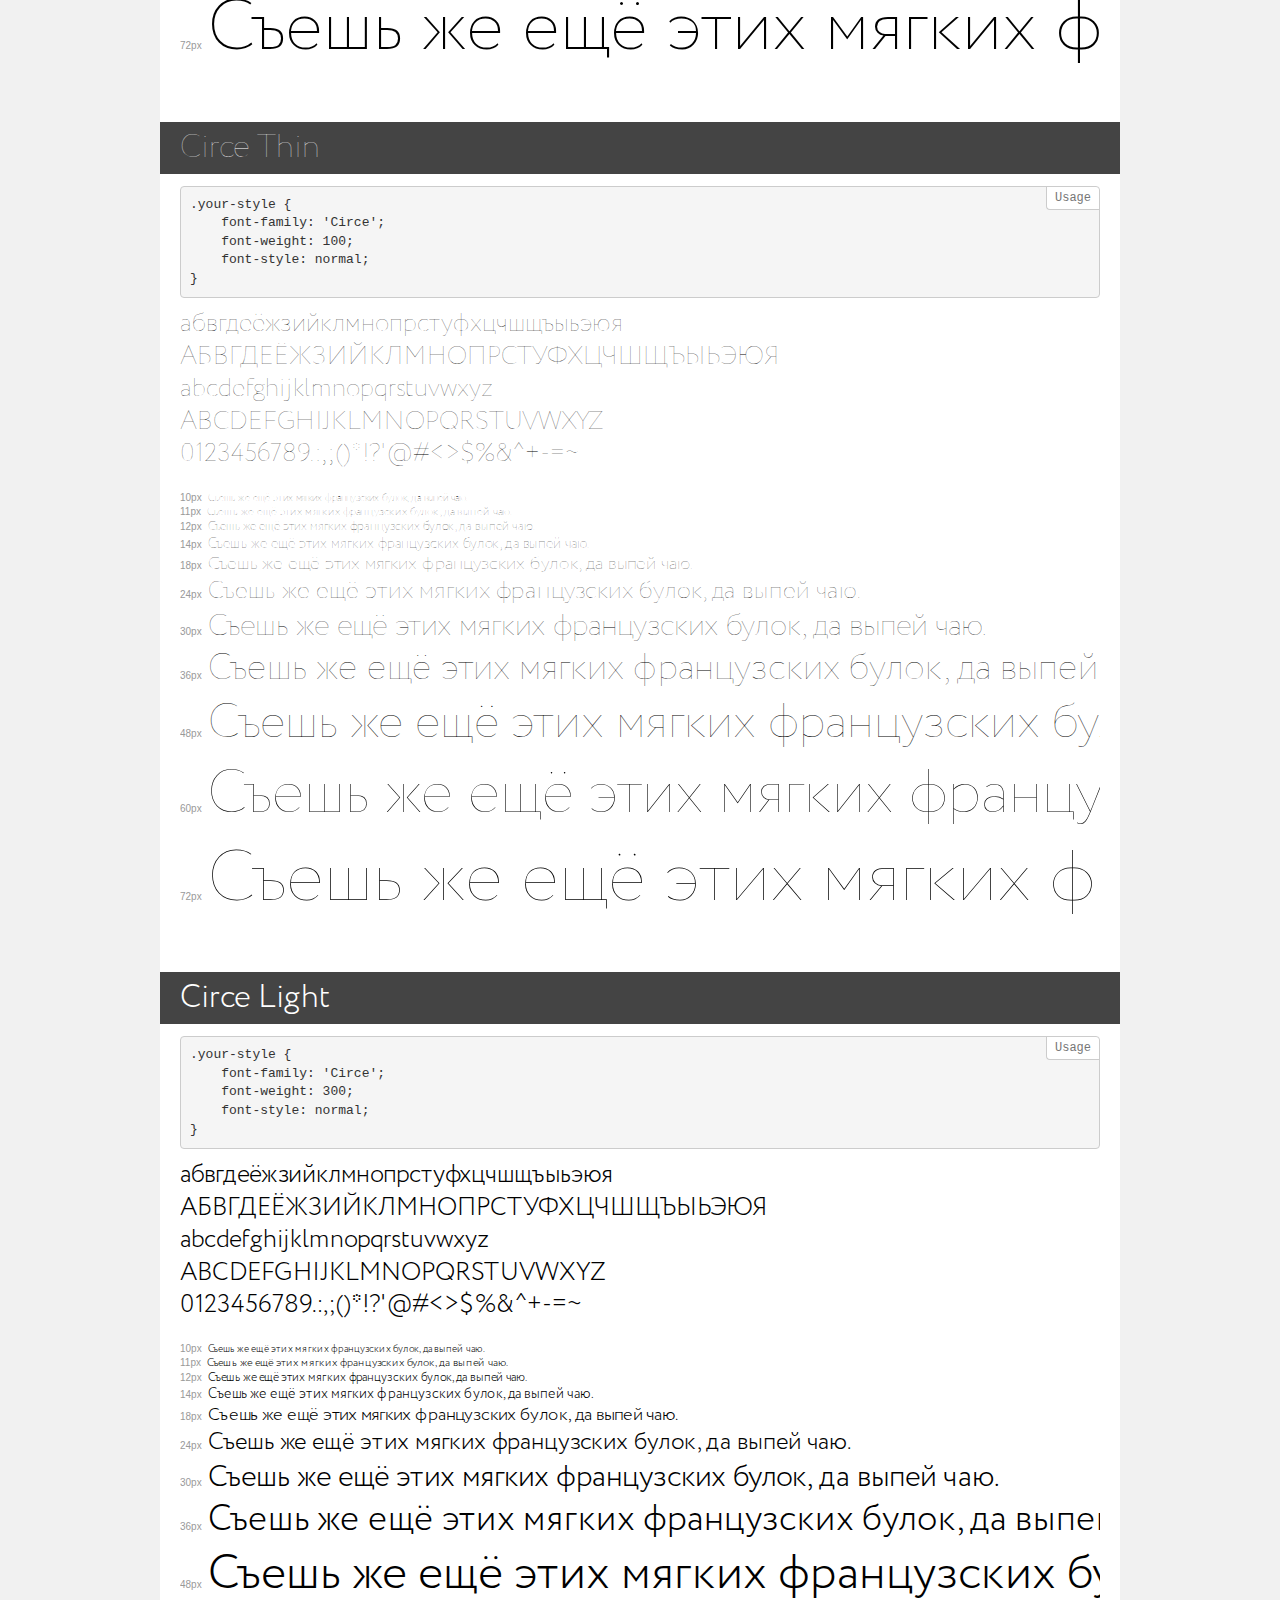
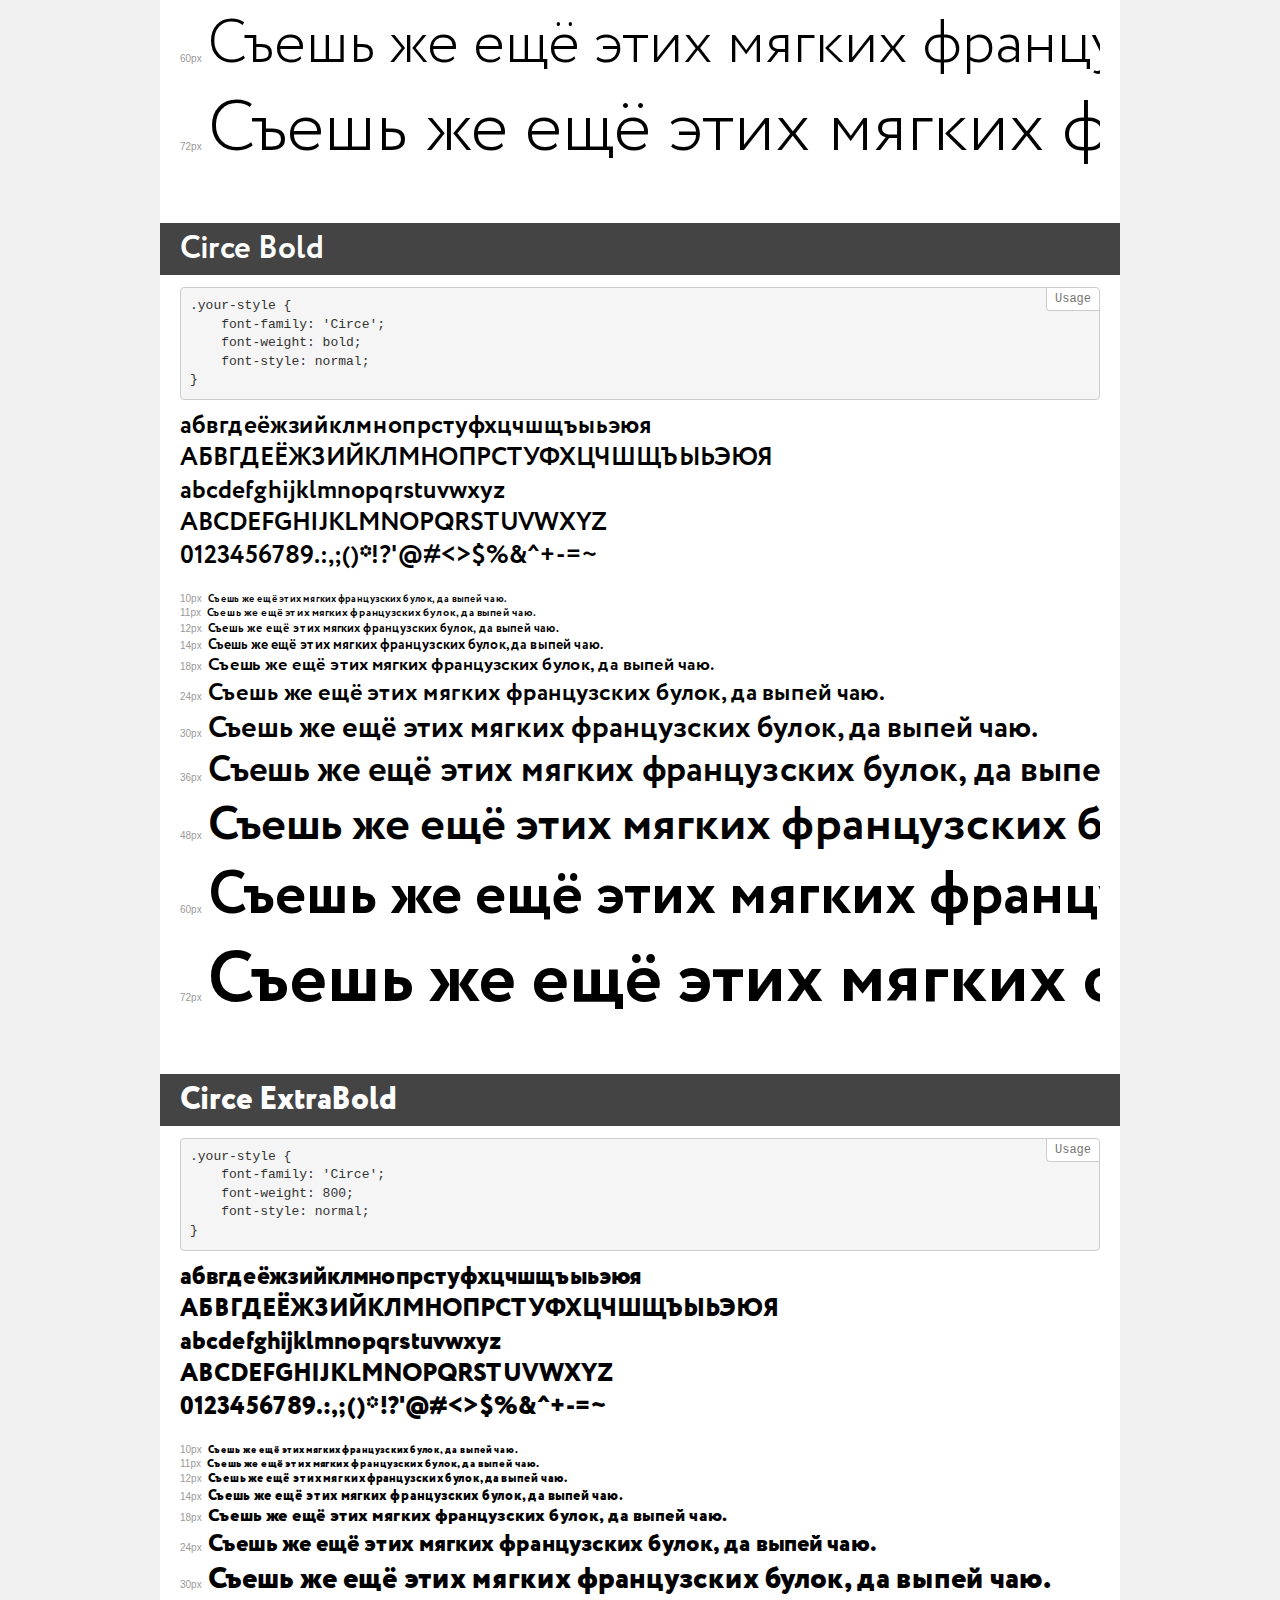
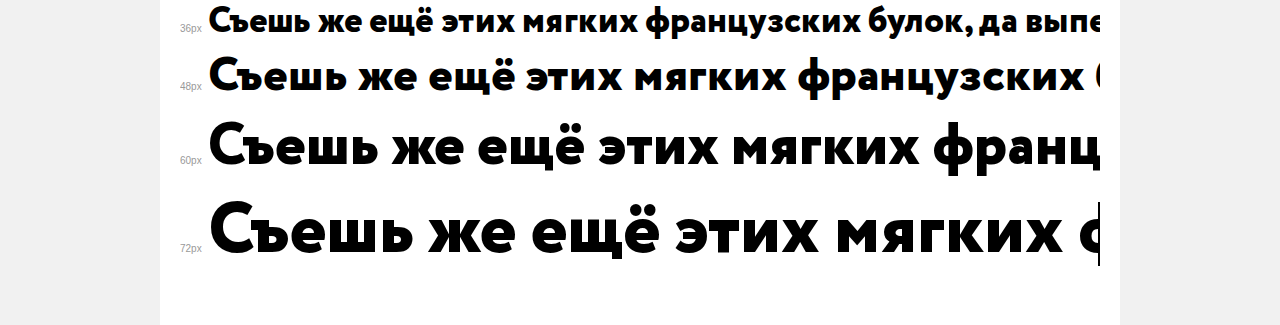
<file: public/fonts/Circe/demo.html>
<!DOCTYPE html>
<html>
<head>
	<meta charset="utf-8">
	<meta http-equiv="X-UA-Compatible" content="IE=edge">
	<meta name="viewport" content="width=device-width, initial-scale=1">
	<meta name="robots" content="noindex, noarchive">
	<title>Transfonter demo</title>
	<link href="stylesheet.css" rel="stylesheet">
	<style>
		/*
		http://meyerweb.com/eric/tools/css/reset/
		v2.0 | 20110126
		License: none (public domain)
		*/
		html, body, div, span, applet, object, iframe,
		h1, h2, h3, h4, h5, h6, p, blockquote, pre,
		a, abbr, acronym, address, big, cite, code,
		del, dfn, em, img, ins, kbd, q, s, samp,
		small, strike, strong, sub, sup, tt, var,
		b, u, i, center,
		dl, dt, dd, ol, ul, li,
		fieldset, form, label, legend,
		table, caption, tbody, tfoot, thead, tr, th, td,
		article, aside, canvas, details, embed,
		figure, figcaption, footer, header, hgroup,
		menu, nav, output, ruby, section, summary,
		time, mark, audio, video {
			margin: 0;
			padding: 0;
			border: 0;
			font-size: 100%;
			font: inherit;
			vertical-align: baseline;
		}
		/* HTML5 display-role reset for older browsers */
		article, aside, details, figcaption, figure,
		footer, header, hgroup, menu, nav, section {
			display: block;
		}
		body {
			line-height: 1;
		}
		ol, ul {
			list-style: none;
		}
		blockquote, q {
			quotes: none;
		}
		blockquote:before, blockquote:after,
		q:before, q:after {
			content: '';
			content: none;
		}
		table {
			border-collapse: collapse;
			border-spacing: 0;
		}
		/* common styles */
		body {
			background: #f1f1f1;
			color: #000;
		}
		.page {
			background: #fff;
			width: 920px;
			margin: 0 auto;
			padding: 20px 20px 0 20px;
			overflow: hidden;
		}
		.font-container {
			overflow-x: auto;
			overflow-y: hidden;
			margin-bottom: 40px;
			line-height: 1.3;
			white-space: nowrap;
			padding-bottom: 5px;
		}
		h1 {
			position: relative;
			background: #444;
			font-size: 32px;
			color: #fff;
			padding: 10px 20px;
			margin: 0 -20px 12px -20px;
		}
		.letters {
			font-size: 25px;
			margin-bottom: 20px;
		}
		.s10:before {
			content: '10px';
		}
		.s11:before {
			content: '11px';
		}
		.s12:before {
			content: '12px';
		}
		.s14:before {
			content: '14px';
		}
		.s18:before {
			content: '18px';
		}
		.s24:before {
			content: '24px';
		}
		.s30:before {
			content: '30px';
		}
		.s36:before {
			content: '36px';
		}
		.s48:before {
			content: '48px';
		}
		.s60:before {
			content: '60px';
		}
		.s72:before {
			content: '72px';
		}
		.s10:before, .s11:before, .s12:before, .s14:before,
		.s18:before, .s24:before, .s30:before, .s36:before,
		.s48:before, .s60:before, .s72:before {
			font-family: Arial, sans-serif;
			font-size: 10px;
			font-weight: normal;
			font-style: normal;
			color: #999;
			padding-right: 6px;
		}
		pre {
			display: block;
			position: relative;
			padding: 9px;
			margin: 0 0 10px;
			font-family: Monaco, Menlo, Consolas, "Courier New", monospace !important;
			font-size: 13px;
			line-height: 1.428571429;
			color: #333;
			font-weight: normal !important;
			font-style: normal !important;
			background-color: #f5f5f5;
			border: 1px solid #ccc;
			overflow-x: auto;
			border-radius: 4px;
		}
		pre:after {
			display: block;
			position: absolute;
			right: 0;
			top: 0;
			content: 'Usage';
			line-height: 1;
			padding: 5px 8px;
			font-size: 12px;
			color: #767676;
			background-color: #fff;
			border: 1px solid #ccc;
			border-right: none;
			border-top: none;
			border-radius: 0 4px 0 4px;
			z-index: 10;
		}
		/* responsive */
		@media (max-width: 959px) {
			.page {
				width: auto;
				margin: 0;
			}
		}
	</style>
</head>
<body>
<div class="page">
	<div class="demo" style="font-family: 'Circe'; font-weight: normal; font-style: normal;">
		<h1>Circe</h1>
		<pre>.your-style {
    font-family: 'Circe';
    font-weight: normal;
    font-style: normal;
}</pre>
		<div class="font-container">
			<p class="letters">
				абвгдеёжзийклмнопрстуфхцчшщъыьэюя <br />
				АБВГДЕЁЖЗИЙКЛМНОПРСТУФХЦЧШЩЪЫЬЭЮЯ <br />
				abcdefghijklmnopqrstuvwxyz <br />
				ABCDEFGHIJKLMNOPQRSTUVWXYZ <br />				0123456789.:,;()*!?'@#<>$%&^+-=~
			</p>
			<p class="s10" style="font-size: 10px;">Съешь же ещё этих мягких французских булок, да выпей чаю.</p>
			<p class="s11" style="font-size: 11px;">Съешь же ещё этих мягких французских булок, да выпей чаю.</p>
			<p class="s12" style="font-size: 12px;">Съешь же ещё этих мягких французских булок, да выпей чаю.</p>
			<p class="s14" style="font-size: 14px;">Съешь же ещё этих мягких французских булок, да выпей чаю.</p>
			<p class="s18" style="font-size: 18px;">Съешь же ещё этих мягких французских булок, да выпей чаю.</p>
			<p class="s24" style="font-size: 24px;">Съешь же ещё этих мягких французских булок, да выпей чаю.</p>
			<p class="s30" style="font-size: 30px;">Съешь же ещё этих мягких французских булок, да выпей чаю.</p>
			<p class="s36" style="font-size: 36px;">Съешь же ещё этих мягких французских булок, да выпей чаю.</p>
			<p class="s48" style="font-size: 48px;">Съешь же ещё этих мягких французских булок, да выпей чаю.</p>
			<p class="s60" style="font-size: 60px;">Съешь же ещё этих мягких французских булок, да выпей чаю.</p>
			<p class="s72" style="font-size: 72px;">Съешь же ещё этих мягких французских булок, да выпей чаю.</p>
		</div>
	</div>
	<div class="demo" style="font-family: 'Circe'; font-weight: 200; font-style: normal;">
		<h1>Circe ExtraLight</h1>
		<pre>.your-style {
    font-family: 'Circe';
    font-weight: 200;
    font-style: normal;
}</pre>
		<div class="font-container">
			<p class="letters">
				абвгдеёжзийклмнопрстуфхцчшщъыьэюя <br />
				АБВГДЕЁЖЗИЙКЛМНОПРСТУФХЦЧШЩЪЫЬЭЮЯ <br />
				abcdefghijklmnopqrstuvwxyz <br />
				ABCDEFGHIJKLMNOPQRSTUVWXYZ <br />				0123456789.:,;()*!?'@#<>$%&^+-=~
			</p>
			<p class="s10" style="font-size: 10px;">Съешь же ещё этих мягких французских булок, да выпей чаю.</p>
			<p class="s11" style="font-size: 11px;">Съешь же ещё этих мягких французских булок, да выпей чаю.</p>
			<p class="s12" style="font-size: 12px;">Съешь же ещё этих мягких французских булок, да выпей чаю.</p>
			<p class="s14" style="font-size: 14px;">Съешь же ещё этих мягких французских булок, да выпей чаю.</p>
			<p class="s18" style="font-size: 18px;">Съешь же ещё этих мягких французских булок, да выпей чаю.</p>
			<p class="s24" style="font-size: 24px;">Съешь же ещё этих мягких французских булок, да выпей чаю.</p>
			<p class="s30" style="font-size: 30px;">Съешь же ещё этих мягких французских булок, да выпей чаю.</p>
			<p class="s36" style="font-size: 36px;">Съешь же ещё этих мягких французских булок, да выпей чаю.</p>
			<p class="s48" style="font-size: 48px;">Съешь же ещё этих мягких французских булок, да выпей чаю.</p>
			<p class="s60" style="font-size: 60px;">Съешь же ещё этих мягких французских булок, да выпей чаю.</p>
			<p class="s72" style="font-size: 72px;">Съешь же ещё этих мягких французских булок, да выпей чаю.</p>
		</div>
	</div>
	<div class="demo" style="font-family: 'Circe'; font-weight: 100; font-style: normal;">
		<h1>Circe Thin</h1>
		<pre>.your-style {
    font-family: 'Circe';
    font-weight: 100;
    font-style: normal;
}</pre>
		<div class="font-container">
			<p class="letters">
				абвгдеёжзийклмнопрстуфхцчшщъыьэюя <br />
				АБВГДЕЁЖЗИЙКЛМНОПРСТУФХЦЧШЩЪЫЬЭЮЯ <br />
				abcdefghijklmnopqrstuvwxyz <br />
				ABCDEFGHIJKLMNOPQRSTUVWXYZ <br />				0123456789.:,;()*!?'@#<>$%&^+-=~
			</p>
			<p class="s10" style="font-size: 10px;">Съешь же ещё этих мягких французских булок, да выпей чаю.</p>
			<p class="s11" style="font-size: 11px;">Съешь же ещё этих мягких французских булок, да выпей чаю.</p>
			<p class="s12" style="font-size: 12px;">Съешь же ещё этих мягких французских булок, да выпей чаю.</p>
			<p class="s14" style="font-size: 14px;">Съешь же ещё этих мягких французских булок, да выпей чаю.</p>
			<p class="s18" style="font-size: 18px;">Съешь же ещё этих мягких французских булок, да выпей чаю.</p>
			<p class="s24" style="font-size: 24px;">Съешь же ещё этих мягких французских булок, да выпей чаю.</p>
			<p class="s30" style="font-size: 30px;">Съешь же ещё этих мягких французских булок, да выпей чаю.</p>
			<p class="s36" style="font-size: 36px;">Съешь же ещё этих мягких французских булок, да выпей чаю.</p>
			<p class="s48" style="font-size: 48px;">Съешь же ещё этих мягких французских булок, да выпей чаю.</p>
			<p class="s60" style="font-size: 60px;">Съешь же ещё этих мягких французских булок, да выпей чаю.</p>
			<p class="s72" style="font-size: 72px;">Съешь же ещё этих мягких французских булок, да выпей чаю.</p>
		</div>
	</div>
	<div class="demo" style="font-family: 'Circe'; font-weight: 300; font-style: normal;">
		<h1>Circe Light</h1>
		<pre>.your-style {
    font-family: 'Circe';
    font-weight: 300;
    font-style: normal;
}</pre>
		<div class="font-container">
			<p class="letters">
				абвгдеёжзийклмнопрстуфхцчшщъыьэюя <br />
				АБВГДЕЁЖЗИЙКЛМНОПРСТУФХЦЧШЩЪЫЬЭЮЯ <br />
				abcdefghijklmnopqrstuvwxyz <br />
				ABCDEFGHIJKLMNOPQRSTUVWXYZ <br />				0123456789.:,;()*!?'@#<>$%&^+-=~
			</p>
			<p class="s10" style="font-size: 10px;">Съешь же ещё этих мягких французских булок, да выпей чаю.</p>
			<p class="s11" style="font-size: 11px;">Съешь же ещё этих мягких французских булок, да выпей чаю.</p>
			<p class="s12" style="font-size: 12px;">Съешь же ещё этих мягких французских булок, да выпей чаю.</p>
			<p class="s14" style="font-size: 14px;">Съешь же ещё этих мягких французских булок, да выпей чаю.</p>
			<p class="s18" style="font-size: 18px;">Съешь же ещё этих мягких французских булок, да выпей чаю.</p>
			<p class="s24" style="font-size: 24px;">Съешь же ещё этих мягких французских булок, да выпей чаю.</p>
			<p class="s30" style="font-size: 30px;">Съешь же ещё этих мягких французских булок, да выпей чаю.</p>
			<p class="s36" style="font-size: 36px;">Съешь же ещё этих мягких французских булок, да выпей чаю.</p>
			<p class="s48" style="font-size: 48px;">Съешь же ещё этих мягких французских булок, да выпей чаю.</p>
			<p class="s60" style="font-size: 60px;">Съешь же ещё этих мягких французских булок, да выпей чаю.</p>
			<p class="s72" style="font-size: 72px;">Съешь же ещё этих мягких французских булок, да выпей чаю.</p>
		</div>
	</div>
	<div class="demo" style="font-family: 'Circe'; font-weight: bold; font-style: normal;">
		<h1>Circe Bold</h1>
		<pre>.your-style {
    font-family: 'Circe';
    font-weight: bold;
    font-style: normal;
}</pre>
		<div class="font-container">
			<p class="letters">
				абвгдеёжзийклмнопрстуфхцчшщъыьэюя <br />
				АБВГДЕЁЖЗИЙКЛМНОПРСТУФХЦЧШЩЪЫЬЭЮЯ <br />
				abcdefghijklmnopqrstuvwxyz <br />
				ABCDEFGHIJKLMNOPQRSTUVWXYZ <br />				0123456789.:,;()*!?'@#<>$%&^+-=~
			</p>
			<p class="s10" style="font-size: 10px;">Съешь же ещё этих мягких французских булок, да выпей чаю.</p>
			<p class="s11" style="font-size: 11px;">Съешь же ещё этих мягких французских булок, да выпей чаю.</p>
			<p class="s12" style="font-size: 12px;">Съешь же ещё этих мягких французских булок, да выпей чаю.</p>
			<p class="s14" style="font-size: 14px;">Съешь же ещё этих мягких французских булок, да выпей чаю.</p>
			<p class="s18" style="font-size: 18px;">Съешь же ещё этих мягких французских булок, да выпей чаю.</p>
			<p class="s24" style="font-size: 24px;">Съешь же ещё этих мягких французских булок, да выпей чаю.</p>
			<p class="s30" style="font-size: 30px;">Съешь же ещё этих мягких французских булок, да выпей чаю.</p>
			<p class="s36" style="font-size: 36px;">Съешь же ещё этих мягких французских булок, да выпей чаю.</p>
			<p class="s48" style="font-size: 48px;">Съешь же ещё этих мягких французских булок, да выпей чаю.</p>
			<p class="s60" style="font-size: 60px;">Съешь же ещё этих мягких французских булок, да выпей чаю.</p>
			<p class="s72" style="font-size: 72px;">Съешь же ещё этих мягких французских булок, да выпей чаю.</p>
		</div>
	</div>
	<div class="demo" style="font-family: 'Circe'; font-weight: 800; font-style: normal;">
		<h1>Circe ExtraBold</h1>
		<pre>.your-style {
    font-family: 'Circe';
    font-weight: 800;
    font-style: normal;
}</pre>
		<div class="font-container">
			<p class="letters">
				абвгдеёжзийклмнопрстуфхцчшщъыьэюя <br />
				АБВГДЕЁЖЗИЙКЛМНОПРСТУФХЦЧШЩЪЫЬЭЮЯ <br />
				abcdefghijklmnopqrstuvwxyz <br />
				ABCDEFGHIJKLMNOPQRSTUVWXYZ <br />				0123456789.:,;()*!?'@#<>$%&^+-=~
			</p>
			<p class="s10" style="font-size: 10px;">Съешь же ещё этих мягких французских булок, да выпей чаю.</p>
			<p class="s11" style="font-size: 11px;">Съешь же ещё этих мягких французских булок, да выпей чаю.</p>
			<p class="s12" style="font-size: 12px;">Съешь же ещё этих мягких французских булок, да выпей чаю.</p>
			<p class="s14" style="font-size: 14px;">Съешь же ещё этих мягких французских булок, да выпей чаю.</p>
			<p class="s18" style="font-size: 18px;">Съешь же ещё этих мягких французских булок, да выпей чаю.</p>
			<p class="s24" style="font-size: 24px;">Съешь же ещё этих мягких французских булок, да выпей чаю.</p>
			<p class="s30" style="font-size: 30px;">Съешь же ещё этих мягких французских булок, да выпей чаю.</p>
			<p class="s36" style="font-size: 36px;">Съешь же ещё этих мягких французских булок, да выпей чаю.</p>
			<p class="s48" style="font-size: 48px;">Съешь же ещё этих мягких французских булок, да выпей чаю.</p>
			<p class="s60" style="font-size: 60px;">Съешь же ещё этих мягких французских булок, да выпей чаю.</p>
			<p class="s72" style="font-size: 72px;">Съешь же ещё этих мягких французских булок, да выпей чаю.</p>
		</div>
	</div>
</div>
</body>
</html>
</file>
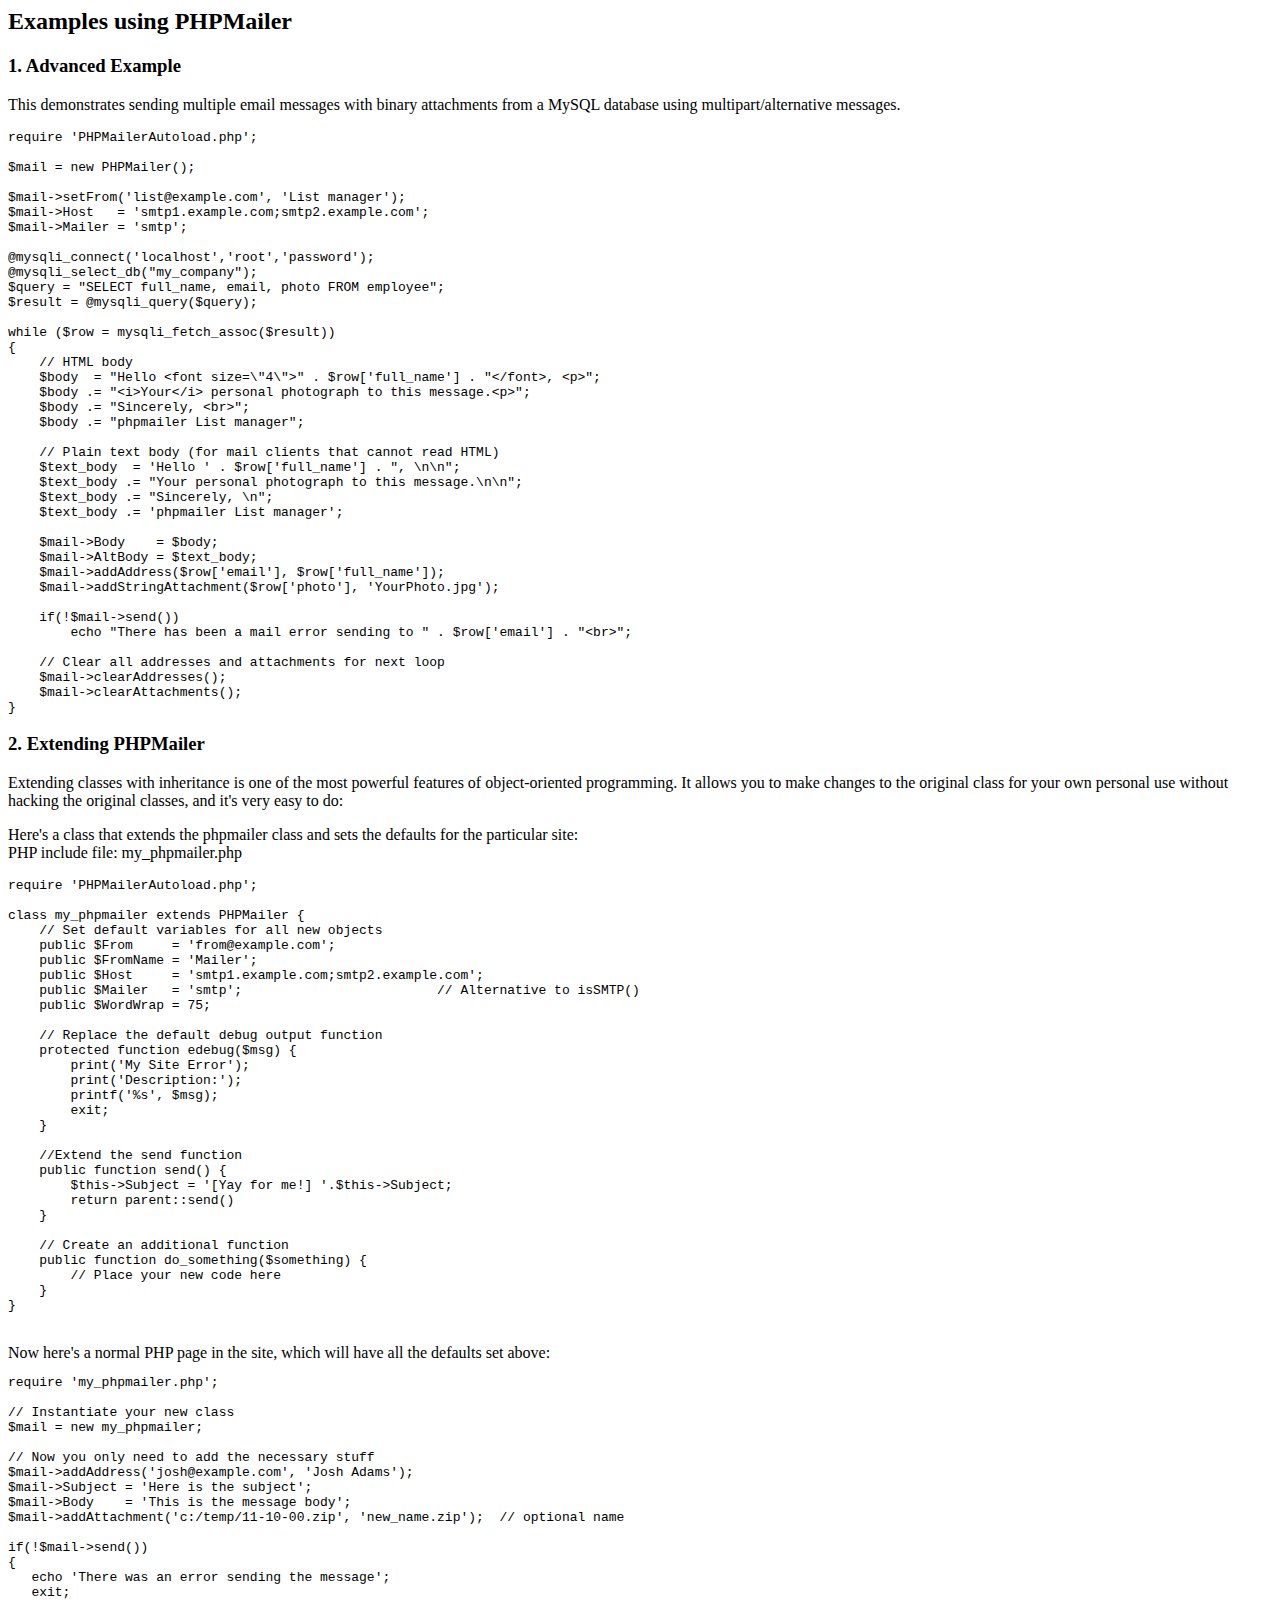
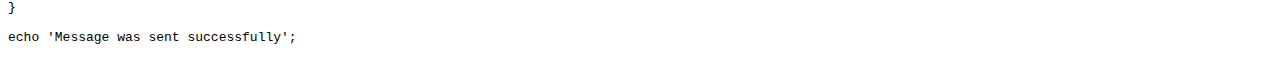
<file: public/vendor/phpmailer/phpmailer/docs/extending.html>
<html>
<head>
<title>Examples using phpmailer</title>
</head>

<body>

<h2>Examples using PHPMailer</h2>

<h3>1. Advanced Example</h3>
<p>

This demonstrates sending multiple email messages with binary attachments
from a MySQL database using multipart/alternative messages.<p>

<pre>
require 'PHPMailerAutoload.php';

$mail = new PHPMailer();

$mail->setFrom('list@example.com', 'List manager');
$mail->Host   = 'smtp1.example.com;smtp2.example.com';
$mail->Mailer = 'smtp';

@mysqli_connect('localhost','root','password');
@mysqli_select_db("my_company");
$query = "SELECT full_name, email, photo FROM employee";
$result = @mysqli_query($query);

while ($row = mysqli_fetch_assoc($result))
{
    // HTML body
    $body  = "Hello &lt;font size=\"4\"&gt;" . $row['full_name'] . "&lt;/font&gt;, &lt;p&gt;";
    $body .= "&lt;i&gt;Your&lt;/i&gt; personal photograph to this message.&lt;p&gt;";
    $body .= "Sincerely, &lt;br&gt;";
    $body .= "phpmailer List manager";

    // Plain text body (for mail clients that cannot read HTML)
    $text_body  = 'Hello ' . $row['full_name'] . ", \n\n";
    $text_body .= "Your personal photograph to this message.\n\n";
    $text_body .= "Sincerely, \n";
    $text_body .= 'phpmailer List manager';

    $mail->Body    = $body;
    $mail->AltBody = $text_body;
    $mail->addAddress($row['email'], $row['full_name']);
    $mail->addStringAttachment($row['photo'], 'YourPhoto.jpg');

    if(!$mail->send())
        echo "There has been a mail error sending to " . $row['email'] . "&lt;br&gt;";

    // Clear all addresses and attachments for next loop
    $mail->clearAddresses();
    $mail->clearAttachments();
}
</pre>
<p>

<h3>2. Extending PHPMailer</h3>
<p>

Extending classes with inheritance is one of the most
powerful features of object-oriented programming. It allows you to make changes to the
original class for your own personal use without hacking the original
classes, and it's very easy to do:

<p>
Here's a class that extends the phpmailer class and sets the defaults
for the particular site:<br>
PHP include file: my_phpmailer.php
<p>

<pre>
require 'PHPMailerAutoload.php';

class my_phpmailer extends PHPMailer {
    // Set default variables for all new objects
    public $From     = 'from@example.com';
    public $FromName = 'Mailer';
    public $Host     = 'smtp1.example.com;smtp2.example.com';
    public $Mailer   = 'smtp';                         // Alternative to isSMTP()
    public $WordWrap = 75;

    // Replace the default debug output function
    protected function edebug($msg) {
        print('My Site Error');
        print('Description:');
        printf('%s', $msg);
        exit;
    }

    //Extend the send function
    public function send() {
        $this->Subject = '[Yay for me!] '.$this->Subject;
        return parent::send()
    }

    // Create an additional function
    public function do_something($something) {
        // Place your new code here
    }
}
</pre>
<br>
Now here's a normal PHP page in the site, which will have all the defaults set above:<br>

<pre>
require 'my_phpmailer.php';

// Instantiate your new class
$mail = new my_phpmailer;

// Now you only need to add the necessary stuff
$mail->addAddress('josh@example.com', 'Josh Adams');
$mail->Subject = 'Here is the subject';
$mail->Body    = 'This is the message body';
$mail->addAttachment('c:/temp/11-10-00.zip', 'new_name.zip');  // optional name

if(!$mail->send())
{
   echo 'There was an error sending the message';
   exit;
}

echo 'Message was sent successfully';
</pre>
</body>
</html>
</file>
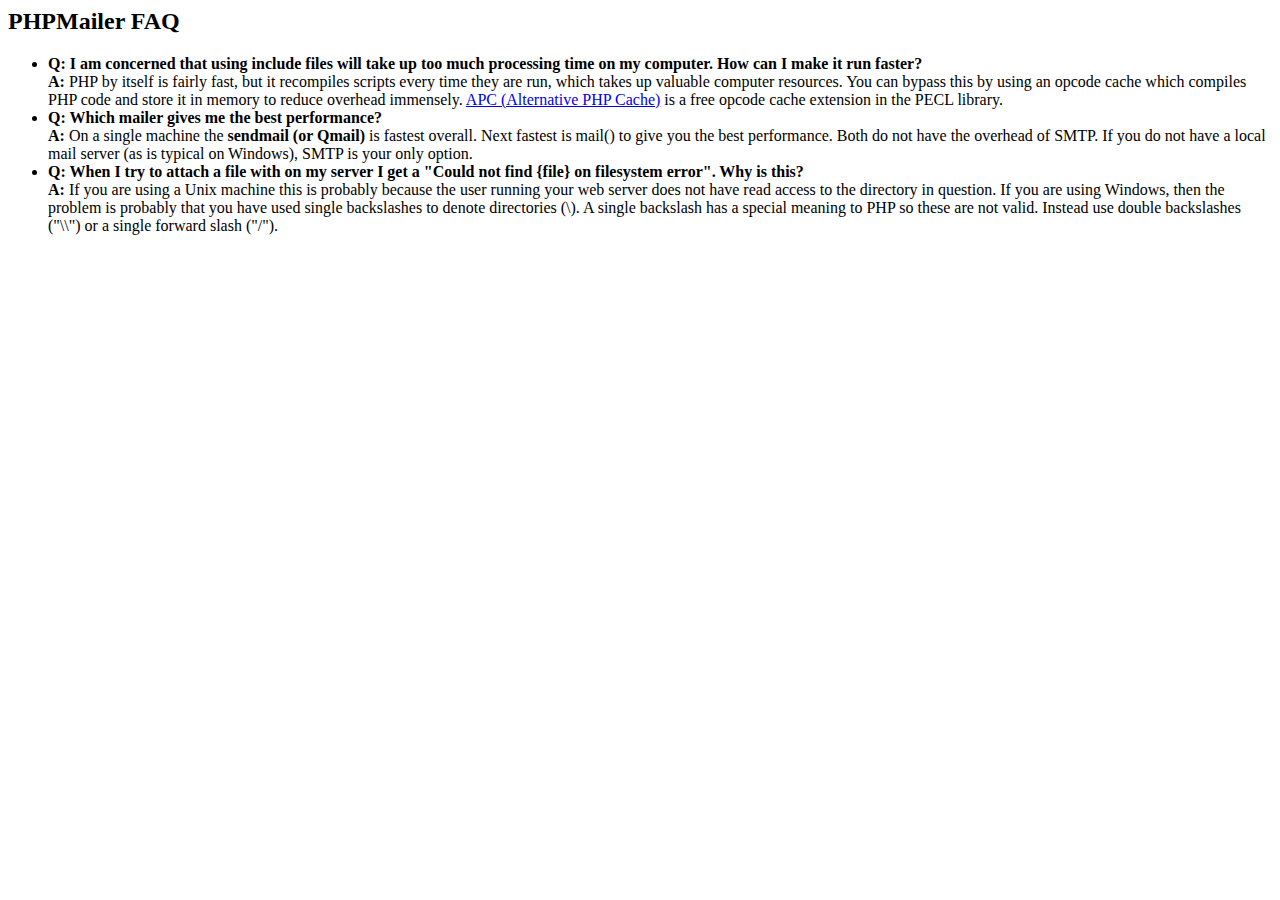
<file: public/vendor/phpmailer/phpmailer/docs/faq.html>
﻿<html>
<head>
<title>PHPMailer FAQ</title>
</head>
<body>
<h2>PHPMailer FAQ</h2>
<ul>
    <li><strong>Q: I am concerned that using include files will take up too much
    processing time on my computer. How can I make it run faster?</strong><br>
    <strong>A:</strong> PHP by itself is fairly fast, but it recompiles scripts every time they are run, which takes up valuable
    computer resources. You can bypass this by using an opcode cache which compiles
    PHP code and store it in memory to reduce overhead immensely. <a href="http://www.php.net/apc/">APC
    (Alternative PHP Cache)</a> is a free opcode cache extension in the PECL library.</li>
    <li><strong>Q: Which mailer gives me the best performance?</strong><br>
    <strong>A:</strong> On a single machine the <strong>sendmail (or Qmail)</strong> is fastest overall.
    Next fastest is mail() to give you the best performance. Both do not have the overhead of SMTP.
    If you do not have a local mail server (as is typical on Windows), SMTP is your only option.</li>
    <li><strong>Q: When I try to attach a file with on my server I get a
    "Could not find {file} on filesystem error". Why is this?</strong><br>
    <strong>A:</strong> If you are using a Unix machine this is probably because the user
    running your web server does not have read access to the directory in question. If you are using Windows,
    then the problem is probably that you have used single backslashes to denote directories (\).
    A single backslash has a special meaning to PHP so these are not
    valid. Instead use double backslashes ("\\") or a single forward
    slash ("/").</li>
</ul>
</body>
</html>
</file>
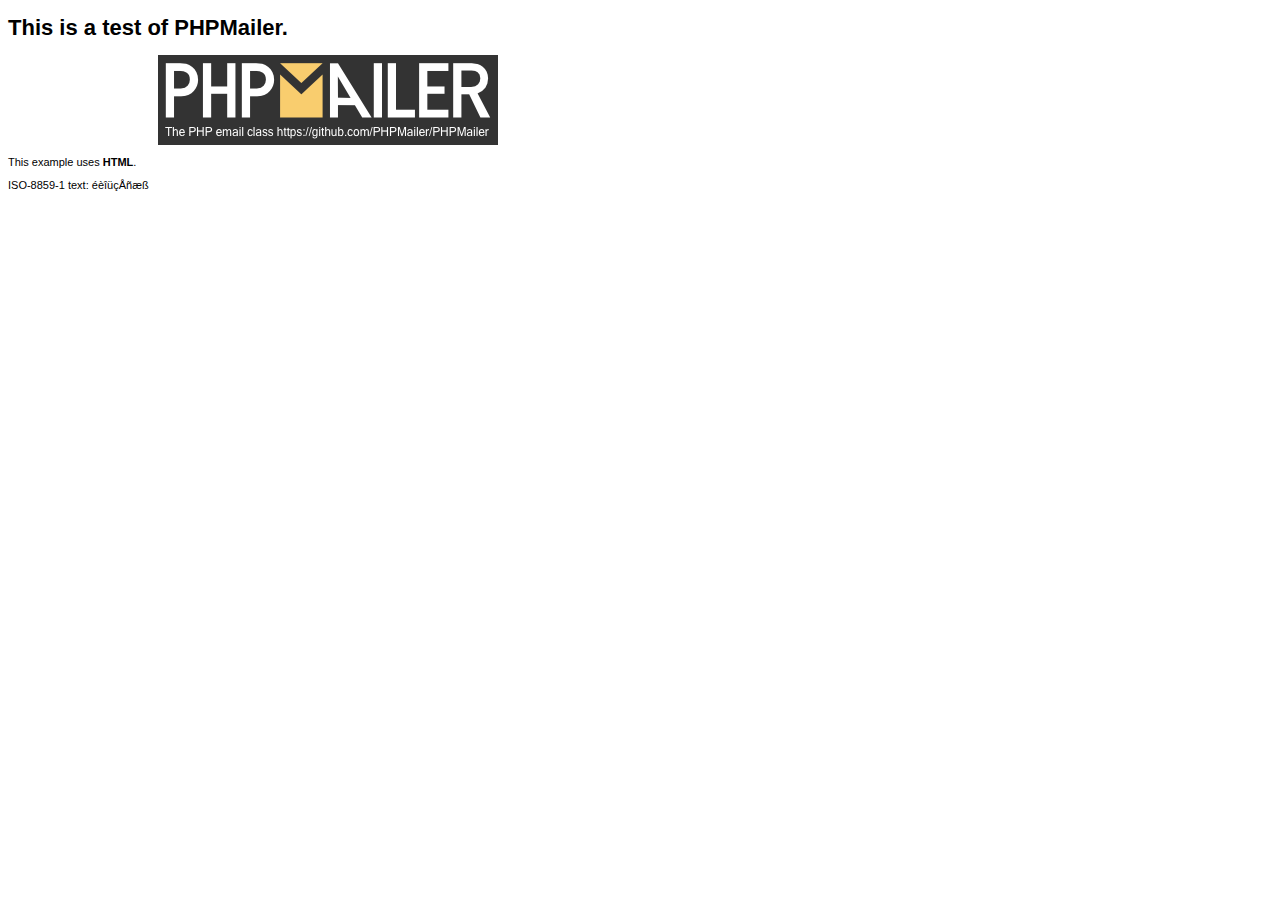
<file: public/vendor/phpmailer/phpmailer/examples/contents.html>
<!DOCTYPE HTML PUBLIC "-//W3C//DTD HTML 4.01 Transitional//EN" "http://www.w3.org/TR/html4/loose.dtd">
<html>
<head>
  <meta http-equiv="Content-Type" content="text/html; charset=iso-8859-1">
  <title>PHPMailer Test</title>
</head>
<body>
<div style="width: 640px; font-family: Arial, Helvetica, sans-serif; font-size: 11px;">
  <h1>This is a test of PHPMailer.</h1>
  <div align="center">
    <a href="https://github.com/PHPMailer/PHPMailer/"><img src="images/phpmailer.png" height="90" width="340" alt="PHPMailer rocks"></a>
  </div>
  <p>This example uses <strong>HTML</strong>.</p>
  <p>ISO-8859-1 text: ���������</p>
</div>
</body>
</html>
</file>
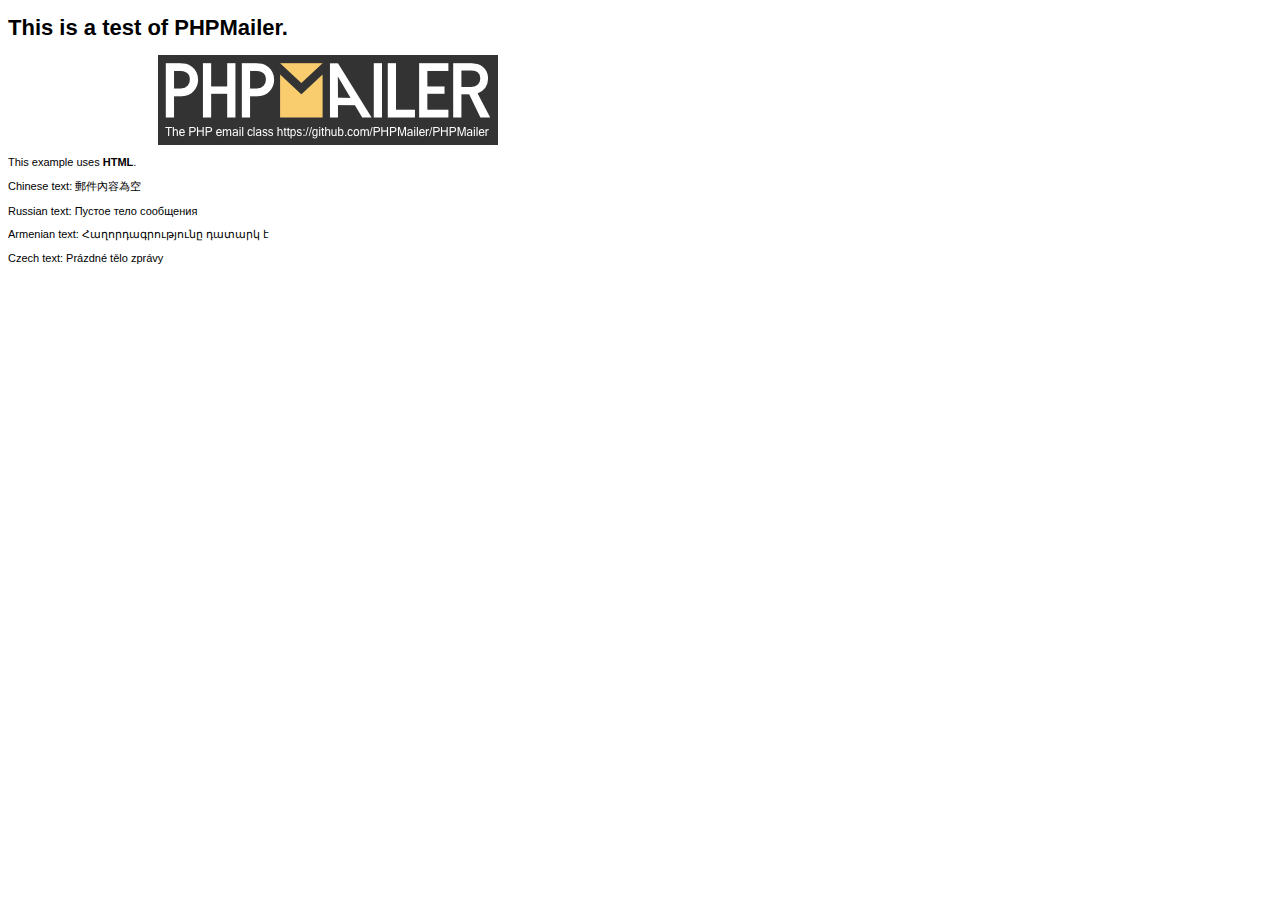
<file: public/vendor/phpmailer/phpmailer/examples/contentsutf8.html>
<!DOCTYPE HTML PUBLIC "-//W3C//DTD HTML 4.01 Transitional//EN" "http://www.w3.org/TR/html4/loose.dtd">
<html>
<head>
  <meta http-equiv="Content-Type" content="text/html; charset=utf-8">
  <title>PHPMailer Test</title>
</head>
<body>
<div style="width: 640px; font-family: Arial, Helvetica, sans-serif; font-size: 11px;">
  <h1>This is a test of PHPMailer.</h1>
  <div align="center">
    <a href="https://github.com/PHPMailer/PHPMailer/"><img src="images/phpmailer.png" height="90" width="340" alt="PHPMailer rocks"></a>
  </div>
  <p>This example uses <strong>HTML</strong>.</p>
  <p>Chinese text: 郵件內容為空</p>
  <p>Russian text: Пустое тело сообщения</p>
  <p>Armenian text: Հաղորդագրությունը դատարկ է</p>
  <p>Czech text: Prázdné tělo zprávy</p>
</div>
</body>
</html>
</file>
<file: public/fonts/Circe/stylesheet.css>
/* This stylesheet generated by Transfonter (https://transfonter.org) on June 26, 2017 11:20 AM */

@font-face {
	font-family: 'Circe';
	src: url('Circe-Regular.eot');
	src: local('Circe'), local('Circe-Regular'),
		url('Circe-Regular.eot?#iefix') format('embedded-opentype'),
		url('Circe-Regular.woff') format('woff'),
		url('Circe-Regular.ttf') format('truetype');
	font-weight: normal;
	font-style: normal;
}

@font-face {
	font-family: 'Circe';
	src: url('Circe-ExtraLight.eot');
	src: local('Circe ExtraLight'), local('Circe-ExtraLight'),
		url('Circe-ExtraLight.eot?#iefix') format('embedded-opentype'),
		url('Circe-ExtraLight.woff') format('woff'),
		url('Circe-ExtraLight.ttf') format('truetype');
	font-weight: 200;
	font-style: normal;
}

@font-face {
	font-family: 'Circe';
	src: url('Circe-Thin.eot');
	src: local('Circe Thin'), local('Circe-Thin'),
		url('Circe-Thin.eot?#iefix') format('embedded-opentype'),
		url('Circe-Thin.woff') format('woff'),
		url('Circe-Thin.ttf') format('truetype');
	font-weight: 100;
	font-style: normal;
}

@font-face {
	font-family: 'Circe';
	src: url('Circe-Light.eot');
	src: local('Circe Light'), local('Circe-Light'),
		url('Circe-Light.eot?#iefix') format('embedded-opentype'),
		url('Circe-Light.woff') format('woff'),
		url('Circe-Light.ttf') format('truetype');
	font-weight: 300;
	font-style: normal;
}

@font-face {
	font-family: 'Circe';
	src: url('Circe-Bold.eot');
	src: local('Circe Bold'), local('Circe-Bold'),
		url('Circe-Bold.eot?#iefix') format('embedded-opentype'),
		url('Circe-Bold.woff') format('woff'),
		url('Circe-Bold.ttf') format('truetype');
	font-weight: bold;
	font-style: normal;
}

@font-face {
	font-family: 'Circe';
	src: url('Circe-ExtraBold.eot');
	src: local('Circe ExtraBold'), local('Circe-ExtraBold'),
		url('Circe-ExtraBold.eot?#iefix') format('embedded-opentype'),
		url('Circe-ExtraBold.woff') format('woff'),
		url('Circe-ExtraBold.ttf') format('truetype');
	font-weight: 800;
	font-style: normal;
}
</file>
<file: public/css/main.min.css>
@font-face{font-display:swap;font-family:Circe;font-style:normal;font-weight:400;src:url(../fonts/Circe/Circe-Regular.woff) format("woff")}@font-face{font-display:swap;font-family:Circe;font-style:normal;font-weight:700;src:url(../fonts/Circe/Circe-Bold.woff) format("woff")}.icon{fill:currentColor;display:inline-block;height:1em;width:1em}.icon-mail{font-size:1.8rem;width:1.3333333333em}.icon-tell{font-size:2.4rem;width:1.0416666667em}:root{--bs-blue:#0d6efd;--bs-indigo:#6610f2;--bs-purple:#6f42c1;--bs-pink:#d63384;--bs-red:#dc3545;--bs-orange:#fd7e14;--bs-yellow:#ffc107;--bs-green:#20a272;--bs-teal:#20c997;--bs-cyan:#0dcaf0;--bs-white:#fff;--bs-gray:#ccc;--bs-gray-dark:#343a40;--bs-gray-100:#f8f9fa;--bs-gray-200:#e9ecef;--bs-gray-300:#dee2e6;--bs-gray-400:#ced4da;--bs-gray-500:#adb5bd;--bs-gray-600:#ccc;--bs-gray-700:#495057;--bs-gray-800:#343a40;--bs-gray-900:#212529;--bs-primary:#20a272;--bs-secondary:#ccc;--bs-success:#20a272;--bs-info:#0dcaf0;--bs-warning:#ffc107;--bs-danger:#dc3545;--bs-light:#f8f9fa;--bs-dark:#212529;--bs-primary-rgb:32,162,114;--bs-secondary-rgb:204,204,204;--bs-success-rgb:32,162,114;--bs-info-rgb:13,202,240;--bs-warning-rgb:255,193,7;--bs-danger-rgb:220,53,69;--bs-light-rgb:248,249,250;--bs-dark-rgb:33,37,41;--bs-white-rgb:255,255,255;--bs-black-rgb:0,0,0;--bs-body-color-rgb:51,51,51;--bs-body-bg-rgb:255,255,255;--bs-font-sans-serif:"Circe",system-ui,-apple-system,"Segoe UI",Roboto,"Helvetica Neue",Arial,"Noto Sans","Liberation Sans",sans-serif,"Apple Color Emoji","Segoe UI Emoji","Segoe UI Symbol","Noto Color Emoji";--bs-font-monospace:SFMono-Regular,Menlo,Monaco,Consolas,"Liberation Mono","Courier New",monospace;--bs-gradient:linear-gradient(180deg,hsla(0,0%,100%,0.15),hsla(0,0%,100%,0));--bs-body-font-family:var(--bs-font-sans-serif);--bs-body-font-size:1rem;--bs-body-font-weight:400;--bs-body-line-height:1.5;--bs-body-color:#333;--bs-body-bg:#fff}*,:after,:before{box-sizing:border-box}body{-webkit-text-size-adjust:100%;-webkit-tap-highlight-color:rgba(0,0,0,0);background-color:var(--bs-body-bg);color:var(--bs-body-color);font-family:var(--bs-body-font-family);font-size:var(--bs-body-font-size);font-weight:var(--bs-body-font-weight);line-height:var(--bs-body-line-height);margin:0;text-align:var(--bs-body-text-align)}hr{background-color:currentColor;border:0;color:inherit;margin:1rem 0;opacity:.25}hr:not([size]){height:1px}.h1,.h2,.h3,.h4,.h5,.h6,h1,h2,h3,h4,h5,h6{font-weight:400;line-height:1.2;margin-bottom:.5rem;margin-top:0}.h1,h1{font-size:calc(1.2875rem + .45vw)}.h2,h2{font-size:calc(1.275rem + .3vw)}.h3,.h4,h3,h4{font-size:1.25rem}.h5,h5{font-size:1.125rem}.h6,h6{font-size:1rem}p{margin-bottom:1rem;margin-top:0}abbr[data-bs-original-title],abbr[title]{cursor:help;-webkit-text-decoration:underline dotted;text-decoration:underline dotted;-webkit-text-decoration-skip-ink:none;text-decoration-skip-ink:none}address{font-style:normal;line-height:inherit;margin-bottom:1rem}ol,ul{padding-left:2rem}dl,ol,ul{margin-bottom:1rem;margin-top:0}ol ol,ol ul,ul ol,ul ul{margin-bottom:0}dt{font-weight:700}dd{margin-bottom:.5rem;margin-left:0}blockquote{margin:0 0 1rem}b,strong{font-weight:bolder}.small,small{font-size:.875em}.mark,mark{background-color:#fcf8e3;padding:.2em}sub,sup{font-size:.75em;line-height:0;position:relative;vertical-align:baseline}sub{bottom:-.25em}sup{top:-.5em}a{color:#20a272;text-decoration:none}a:hover{color:#1a825b}a:not([href]):not([class]),a:not([href]):not([class]):hover{color:inherit;text-decoration:none}code,kbd,pre,samp{direction:ltr;font-family:var(--bs-font-monospace);font-size:1em;unicode-bidi:bidi-override}pre{display:block;font-size:.875em;margin-bottom:1rem;margin-top:0;overflow:auto}pre code{color:inherit;font-size:inherit;word-break:normal}code{word-wrap:break-word;color:#d63384;font-size:.875em}a>code{color:inherit}kbd{background-color:#212529;border-radius:.2rem;color:#fff;font-size:.875em;padding:.2rem .4rem}kbd kbd{font-size:1em;font-weight:700;padding:0}figure{margin:0 0 1rem}img,svg{vertical-align:middle}table{border-collapse:collapse;caption-side:bottom}caption{color:#ccc;padding-bottom:.5rem;padding-top:.5rem;text-align:left}th{text-align:inherit;text-align:-webkit-match-parent}tbody,td,tfoot,th,thead,tr{border:0 solid;border-color:inherit}label{display:inline-block}button{border-radius:0}button:focus:not(:focus-visible){outline:0}button,input,optgroup,select,textarea{font-family:inherit;font-size:inherit;line-height:inherit;margin:0}button,select{text-transform:none}[role=button]{cursor:pointer}select{word-wrap:normal}select:disabled{opacity:1}[list]::-webkit-calendar-picker-indicator{display:none}[type=button],[type=reset],[type=submit],button{-webkit-appearance:button}[type=button]:not(:disabled),[type=reset]:not(:disabled),[type=submit]:not(:disabled),button:not(:disabled){cursor:pointer}::-moz-focus-inner{border-style:none;padding:0}textarea{resize:vertical}fieldset{border:0;margin:0;min-width:0;padding:0}legend{float:left;font-size:calc(1.275rem + .3vw);line-height:inherit;margin-bottom:.5rem;padding:0;width:100%}legend+*{clear:left}::-webkit-datetime-edit-day-field,::-webkit-datetime-edit-fields-wrapper,::-webkit-datetime-edit-hour-field,::-webkit-datetime-edit-minute,::-webkit-datetime-edit-month-field,::-webkit-datetime-edit-text,::-webkit-datetime-edit-year-field{padding:0}::-webkit-inner-spin-button{height:auto}[type=search]{-webkit-appearance:textfield;outline-offset:-2px}::-webkit-search-decoration{-webkit-appearance:none}::-webkit-color-swatch-wrapper{padding:0}::file-selector-button{font:inherit}::-webkit-file-upload-button{-webkit-appearance:button;font:inherit}output{display:inline-block}iframe{border:0}summary{cursor:pointer;display:list-item}progress{vertical-align:baseline}[hidden]{display:none!important}.lead{font-size:1.25rem;font-weight:300}.display-1{font-size:calc(1.625rem + 4.5vw);font-weight:300;line-height:1.2}.display-2{font-size:calc(1.575rem + 3.9vw);font-weight:300;line-height:1.2}.display-3{font-size:calc(1.525rem + 3.3vw);font-weight:300;line-height:1.2}.display-4{font-size:calc(1.475rem + 2.7vw);font-weight:300;line-height:1.2}.display-5{font-size:calc(1.425rem + 2.1vw);font-weight:300;line-height:1.2}.display-6{font-size:calc(1.375rem + 1.5vw);font-weight:300;line-height:1.2}.list-inline,.list-unstyled{list-style:none;padding-left:0}.list-inline-item{display:inline-block}.list-inline-item:not(:last-child){margin-right:.5rem}.initialism{font-size:.875em;text-transform:uppercase}.blockquote{font-size:1.25rem;margin-bottom:1rem}.blockquote>:last-child{margin-bottom:0}.blockquote-footer{color:#ccc;font-size:.875em;margin-bottom:1rem;margin-top:-1rem}.blockquote-footer:before{content:"— "}.container,.container-fluid,.container-lg,.container-md,.container-sm,.container-xl{margin-left:auto;margin-right:auto;padding-left:var(--bs-gutter-x,15px);padding-right:var(--bs-gutter-x,15px);width:100%}.row{--bs-gutter-x:30px;--bs-gutter-y:0;display:flex;flex-wrap:wrap;margin-left:calc(var(--bs-gutter-x)*-.5);margin-right:calc(var(--bs-gutter-x)*-.5);margin-top:calc(var(--bs-gutter-y)*-1)}.row>*{flex-shrink:0;margin-top:var(--bs-gutter-y);max-width:100%;padding-left:calc(var(--bs-gutter-x)*.5);padding-right:calc(var(--bs-gutter-x)*.5);width:100%}.col{flex:1 0 0%}.row-cols-auto>*{flex:0 0 auto;width:auto}.row-cols-1>*{flex:0 0 auto;width:100%}.row-cols-2>*{flex:0 0 auto;width:50%}.row-cols-3>*{flex:0 0 auto;width:33.3333333333%}.row-cols-4>*{flex:0 0 auto;width:25%}.row-cols-5>*{flex:0 0 auto;width:20%}.row-cols-6>*{flex:0 0 auto;width:16.6666666667%}.col-auto{flex:0 0 auto;width:auto}.col-1{flex:0 0 auto;width:8.33333333%}.col-2{flex:0 0 auto;width:16.66666667%}.col-3{flex:0 0 auto;width:25%}.col-4{flex:0 0 auto;width:33.33333333%}.col-5{flex:0 0 auto;width:41.66666667%}.col-6{flex:0 0 auto;width:50%}.col-7{flex:0 0 auto;width:58.33333333%}.col-8{flex:0 0 auto;width:66.66666667%}.col-9{flex:0 0 auto;width:75%}.col-10{flex:0 0 auto;width:83.33333333%}.col-11{flex:0 0 auto;width:91.66666667%}.col-12{flex:0 0 auto;width:100%}.offset-1{margin-left:8.33333333%}.offset-2{margin-left:16.66666667%}.offset-3{margin-left:25%}.offset-4{margin-left:33.33333333%}.offset-5{margin-left:41.66666667%}.offset-6{margin-left:50%}.offset-7{margin-left:58.33333333%}.offset-8{margin-left:66.66666667%}.offset-9{margin-left:75%}.offset-10{margin-left:83.33333333%}.offset-11{margin-left:91.66666667%}.g-0,.gx-0{--bs-gutter-x:0}.g-0,.gy-0{--bs-gutter-y:0}.g-1,.gx-1{--bs-gutter-x:0.25rem}.g-1,.gy-1{--bs-gutter-y:0.25rem}.g-2,.gx-2{--bs-gutter-x:0.5rem}.g-2,.gy-2{--bs-gutter-y:0.5rem}.g-3,.gx-3{--bs-gutter-x:1rem}.g-3,.gy-3{--bs-gutter-y:1rem}.g-4,.gx-4{--bs-gutter-x:1.5rem}.g-4,.gy-4{--bs-gutter-y:1.5rem}.g-5,.gx-5{--bs-gutter-x:3rem}.g-5,.gy-5{--bs-gutter-y:3rem}.form-label{margin-bottom:.5rem}.col-form-label{font-size:inherit;line-height:1.5;margin-bottom:0;padding-bottom:calc(.4375rem + 1px);padding-top:calc(.4375rem + 1px)}.col-form-label-lg{font-size:1.25rem;padding-bottom:calc(.5rem + 1px);padding-top:calc(.5rem + 1px)}.col-form-label-sm{font-size:.875rem;padding-bottom:calc(.25rem + 1px);padding-top:calc(.25rem + 1px)}.form-text{color:#ccc;font-size:.875em;margin-top:.25rem}.form-control{-webkit-appearance:none;-moz-appearance:none;appearance:none;background-clip:padding-box;background-color:#fafafa;border:1px solid #ccc;border-radius:.25rem;color:#333;display:block;font-size:1rem;font-weight:400;line-height:1.5;padding:.4375rem .9375rem;transition:border-color .15s ease-in-out,box-shadow .15s ease-in-out;width:100%}.form-control[type=file]{overflow:hidden}.form-control[type=file]:not(:disabled):not([readonly]){cursor:pointer}.form-control:focus{background-color:#fafafa;border-color:#90d1b9;box-shadow:none;color:#333;outline:0}.form-control::-webkit-date-and-time-value{height:1.5em}.form-control::-moz-placeholder{color:#7b8386;opacity:1}.form-control::placeholder{color:#7b8386;opacity:1}.form-control:disabled,.form-control[readonly]{background-color:#e9ecef;opacity:1}.form-control::file-selector-button{-webkit-margin-end:.9375rem;background-color:#e9ecef;border:0 solid;border-color:inherit;border-inline-end-width:1px;border-radius:0;color:#333;margin:-.4375rem -.9375rem;margin-inline-end:.9375rem;padding:.4375rem .9375rem;pointer-events:none;transition:color .15s ease-in-out,background-color .15s ease-in-out,border-color .15s ease-in-out,box-shadow .15s ease-in-out}.form-control:hover:not(:disabled):not([readonly])::file-selector-button{background-color:#dde0e3}.form-control::-webkit-file-upload-button{-webkit-margin-end:.9375rem;background-color:#e9ecef;border:0 solid;border-color:inherit;border-inline-end-width:1px;border-radius:0;color:#333;margin:-.4375rem -.9375rem;margin-inline-end:.9375rem;padding:.4375rem .9375rem;pointer-events:none;-webkit-transition:color .15s ease-in-out,background-color .15s ease-in-out,border-color .15s ease-in-out,box-shadow .15s ease-in-out;transition:color .15s ease-in-out,background-color .15s ease-in-out,border-color .15s ease-in-out,box-shadow .15s ease-in-out}.form-control:hover:not(:disabled):not([readonly])::-webkit-file-upload-button{background-color:#dde0e3}.form-control-plaintext{background-color:transparent;border:solid transparent;border-width:1px 0;color:#333;display:block;line-height:1.5;margin-bottom:0;padding:.4375rem 0;width:100%}.form-control-plaintext.form-control-lg,.form-control-plaintext.form-control-sm{padding-left:0;padding-right:0}.form-control-sm{border-radius:.2rem;font-size:.875rem;min-height:calc(1.5em + .5rem + 2px);padding:.25rem .5rem}.form-control-sm::file-selector-button{-webkit-margin-end:.5rem;margin:-.25rem -.5rem;margin-inline-end:.5rem;padding:.25rem .5rem}.form-control-sm::-webkit-file-upload-button{-webkit-margin-end:.5rem;margin:-.25rem -.5rem;margin-inline-end:.5rem;padding:.25rem .5rem}.form-control-lg{border-radius:.3rem;font-size:1.25rem;min-height:calc(1.5em + 1rem + 2px);padding:.5rem 1rem}.form-control-lg::file-selector-button{-webkit-margin-end:1rem;margin:-.5rem -1rem;margin-inline-end:1rem;padding:.5rem 1rem}.form-control-lg::-webkit-file-upload-button{-webkit-margin-end:1rem;margin:-.5rem -1rem;margin-inline-end:1rem;padding:.5rem 1rem}textarea.form-control{min-height:calc(1.5em + .875rem + 2px)}textarea.form-control-sm{min-height:calc(1.5em + .5rem + 2px)}textarea.form-control-lg{min-height:calc(1.5em + 1rem + 2px)}.form-control-color{height:auto;padding:.4375rem;width:3rem}.form-control-color:not(:disabled):not([readonly]){cursor:pointer}.form-control-color::-moz-color-swatch{border-radius:.25rem;height:1.5em}.form-control-color::-webkit-color-swatch{border-radius:.25rem;height:1.5em}.form-select,.select2-container--default .select2-selection--single{-moz-padding-start:calc(.9375rem - 3px);-webkit-appearance:none;-moz-appearance:none;appearance:none;background-color:#fafafa;background-image:url("data:image/svg+xml;charset=utf-8,%3Csvg xmlns='http://www.w3.org/2000/svg' viewBox='0 0 16 16'%3E%3Cpath fill='none' stroke='%23343a40' stroke-linecap='round' stroke-linejoin='round' stroke-width='2' d='m2 5 6 6 6-6'/%3E%3C/svg%3E");background-position:right .9375rem center;background-repeat:no-repeat;background-size:16px 12px;border:1px solid #ccc;border-radius:.25rem;color:#333;display:block;font-size:1rem;font-weight:400;line-height:1.5;padding:.4375rem 2.8125rem .4375rem .9375rem;transition:border-color .15s ease-in-out,box-shadow .15s ease-in-out;width:100%}.form-select:focus,.select2-container--default .select2-selection--single:focus{border-color:#90d1b9;box-shadow:0 0 0 .25rem rgba(32,162,114,.25);outline:0}.form-select[multiple],.form-select[size]:not([size="1"]),.select2-container--default [multiple].select2-selection--single,.select2-container--default [size].select2-selection--single:not([size="1"]){background-image:none;padding-right:.9375rem}.form-select:disabled,.select2-container--default .select2-selection--single:disabled{background-color:#e9ecef}.form-select:-moz-focusring,.select2-container--default .select2-selection--single:-moz-focusring{color:transparent;text-shadow:0 0 0 #333}.form-select-sm{font-size:.875rem;padding-bottom:.25rem;padding-left:.5rem;padding-top:.25rem}.form-select-lg{font-size:1.25rem;padding-bottom:.5rem;padding-left:1rem;padding-top:.5rem}.form-check{display:block;margin-bottom:.125rem;min-height:1.5rem;padding-left:1.5em}.form-check .form-check-input{float:left;margin-left:-1.5em}.form-check-input{-webkit-print-color-adjust:exact;-webkit-appearance:none;-moz-appearance:none;appearance:none;background-color:#fafafa;background-position:50%;background-repeat:no-repeat;background-size:contain;border:1px solid rgba(0,0,0,.25);color-adjust:exact;height:1em;margin-top:.25em;vertical-align:top;width:1em}.form-check-input[type=checkbox]{border-radius:.25em}.form-check-input[type=radio]{border-radius:50%}.form-check-input:active{filter:brightness(90%)}.form-check-input:focus{border-color:#90d1b9;box-shadow:none;outline:0}.form-check-input:checked{background-color:#20a272;border-color:#20a272}.form-check-input:checked[type=checkbox]{background-image:url("data:image/svg+xml;charset=utf-8,%3Csvg xmlns='http://www.w3.org/2000/svg' viewBox='0 0 20 20'%3E%3Cpath fill='none' stroke='%23fff' stroke-linecap='round' stroke-linejoin='round' stroke-width='3' d='m6 10 3 3 6-6'/%3E%3C/svg%3E")}.form-check-input:checked[type=radio]{background-image:url("data:image/svg+xml;charset=utf-8,%3Csvg xmlns='http://www.w3.org/2000/svg' viewBox='-4 -4 8 8'%3E%3Ccircle r='2' fill='%23fff'/%3E%3C/svg%3E")}.form-check-input[type=checkbox]:indeterminate{background-color:#20a272;background-image:url("data:image/svg+xml;charset=utf-8,%3Csvg xmlns='http://www.w3.org/2000/svg' viewBox='0 0 20 20'%3E%3Cpath fill='none' stroke='%23fff' stroke-linecap='round' stroke-linejoin='round' stroke-width='3' d='M6 10h8'/%3E%3C/svg%3E");border-color:#20a272}.form-check-input:disabled{filter:none;opacity:.5;pointer-events:none}.form-check-input:disabled~.form-check-label,.form-check-input[disabled]~.form-check-label{opacity:.5}.form-switch{padding-left:2.5em}.form-switch .form-check-input{background-image:url("data:image/svg+xml;charset=utf-8,%3Csvg xmlns='http://www.w3.org/2000/svg' viewBox='-4 -4 8 8'%3E%3Ccircle r='3' fill='rgba(0, 0, 0, 0.25)'/%3E%3C/svg%3E");background-position:0;border-radius:2em;margin-left:-2.5em;transition:background-position .15s ease-in-out;width:2em}.form-switch .form-check-input:focus{background-image:url("data:image/svg+xml;charset=utf-8,%3Csvg xmlns='http://www.w3.org/2000/svg' viewBox='-4 -4 8 8'%3E%3Ccircle r='3' fill='%2390d1b9'/%3E%3C/svg%3E")}.form-switch .form-check-input:checked{background-image:url("data:image/svg+xml;charset=utf-8,%3Csvg xmlns='http://www.w3.org/2000/svg' viewBox='-4 -4 8 8'%3E%3Ccircle r='3' fill='%23fff'/%3E%3C/svg%3E");background-position:100%}.form-check-inline{display:inline-block;margin-right:1rem}.btn-check{clip:rect(0,0,0,0);pointer-events:none;position:absolute}.btn-check:disabled+.btn,.btn-check:disabled+.headerBlock__btn,.btn-check[disabled]+.btn,.btn-check[disabled]+.headerBlock__btn,.modal-win .btn-check:disabled+.form-wrap__btn,.modal-win .btn-check[disabled]+.form-wrap__btn{filter:none;opacity:.65;pointer-events:none}.form-range{-webkit-appearance:none;-moz-appearance:none;appearance:none;background-color:transparent;height:1.5rem;padding:0;width:100%}.form-range:focus{outline:0}.form-range:focus::-webkit-slider-thumb{box-shadow:0 0 0 1px #fff,none}.form-range:focus::-moz-range-thumb{box-shadow:0 0 0 1px #fff,none}.form-range::-moz-focus-outer{border:0}.form-range::-webkit-slider-thumb{-webkit-appearance:none;appearance:none;background-color:#20a272;border:0;border-radius:1rem;height:1rem;margin-top:-.25rem;-webkit-transition:background-color .15s ease-in-out,border-color .15s ease-in-out,box-shadow .15s ease-in-out;transition:background-color .15s ease-in-out,border-color .15s ease-in-out,box-shadow .15s ease-in-out;width:1rem}.form-range::-webkit-slider-thumb:active{background-color:#bce3d5}.form-range::-webkit-slider-runnable-track{background-color:#dee2e6;border-color:transparent;border-radius:1rem;color:transparent;cursor:pointer;height:.5rem;width:100%}.form-range::-moz-range-thumb{-moz-appearance:none;appearance:none;background-color:#20a272;border:0;border-radius:1rem;height:1rem;-moz-transition:background-color .15s ease-in-out,border-color .15s ease-in-out,box-shadow .15s ease-in-out;transition:background-color .15s ease-in-out,border-color .15s ease-in-out,box-shadow .15s ease-in-out;width:1rem}.form-range::-moz-range-thumb:active{background-color:#bce3d5}.form-range::-moz-range-track{background-color:#dee2e6;border-color:transparent;border-radius:1rem;color:transparent;cursor:pointer;height:.5rem;width:100%}.form-range:disabled{pointer-events:none}.form-range:disabled::-webkit-slider-thumb{background-color:#adb5bd}.form-range:disabled::-moz-range-thumb{background-color:#adb5bd}.form-floating{position:relative}.form-floating>.form-control,.form-floating>.form-select,.select2-container--default .form-floating>.select2-selection--single{height:calc(3.5rem + 2px);line-height:1.25}.form-floating>label{border:1px solid transparent;height:100%;left:0;pointer-events:none;position:absolute;top:0;transform-origin:0 0;transition:opacity .1s ease-in-out,transform .1s ease-in-out}.form-floating>.form-control,.form-floating>label{padding:1rem .9375rem}.form-floating>.form-control::-moz-placeholder{color:transparent}.form-floating>.form-control::placeholder{color:transparent}.form-floating>.form-control:not(:-moz-placeholder-shown){padding-bottom:.625rem;padding-top:1.625rem}.form-floating>.form-control:focus,.form-floating>.form-control:not(:placeholder-shown){padding-bottom:.625rem;padding-top:1.625rem}.form-floating>.form-control:-webkit-autofill{padding-bottom:.625rem;padding-top:1.625rem}.form-floating>.form-select,.select2-container--default .form-floating>.select2-selection--single{padding-bottom:.625rem;padding-top:1.625rem}.form-floating>.form-control:not(:-moz-placeholder-shown)~label{opacity:.65;transform:scale(.85) translateY(-.5rem) translateX(.15rem)}.form-floating>.form-control:focus~label,.form-floating>.form-control:not(:placeholder-shown)~label,.form-floating>.form-select~label,.select2-container--default .form-floating>.select2-selection--single~label{opacity:.65;transform:scale(.85) translateY(-.5rem) translateX(.15rem)}.form-floating>.form-control:-webkit-autofill~label{opacity:.65;transform:scale(.85) translateY(-.5rem) translateX(.15rem)}.input-group{align-items:stretch;display:flex;flex-wrap:wrap;position:relative;width:100%}.input-group>.form-control,.input-group>.form-select,.select2-container--default .input-group>.select2-selection--single{flex:1 1 auto;min-width:0;position:relative;width:1%}.input-group>.form-control:focus,.input-group>.form-select:focus,.select2-container--default .input-group>.select2-selection--single:focus{z-index:3}.input-group .btn,.input-group .headerBlock__btn,.input-group .modal-win .form-wrap__btn,.modal-win .input-group .form-wrap__btn{position:relative;z-index:2}.input-group .btn:focus,.input-group .headerBlock__btn:focus,.input-group .modal-win .form-wrap__btn:focus,.modal-win .input-group .form-wrap__btn:focus{z-index:3}.input-group-text{align-items:center;background-color:#e9ecef;border:1px solid #ccc;border-radius:.25rem;color:#333;display:flex;font-size:1rem;font-weight:400;line-height:1.5;padding:.4375rem .9375rem;text-align:center;white-space:nowrap}.input-group-lg>.btn,.input-group-lg>.form-control,.input-group-lg>.form-select,.input-group-lg>.headerBlock__btn,.input-group-lg>.input-group-text,.modal-win .input-group-lg>.form-wrap__btn,.select2-container--default .input-group-lg>.select2-selection--single{border-radius:.3rem;font-size:1.25rem;padding:.5rem 1rem}.input-group-sm>.btn,.input-group-sm>.form-control,.input-group-sm>.form-select,.input-group-sm>.headerBlock__btn,.input-group-sm>.input-group-text,.modal-win .input-group-sm>.form-wrap__btn,.select2-container--default .input-group-sm>.select2-selection--single{border-radius:.2rem;font-size:.875rem;padding:.25rem .5rem}.input-group-lg>.form-select,.input-group-sm>.form-select,.select2-container--default .input-group-lg>.select2-selection--single,.select2-container--default .input-group-sm>.select2-selection--single{padding-right:3.75rem}.input-group.has-validation>.dropdown-toggle:nth-last-child(n+4),.input-group.has-validation>:nth-last-child(n+3):not(.dropdown-toggle):not(.dropdown-menu),.input-group:not(.has-validation)>.dropdown-toggle:nth-last-child(n+3),.input-group:not(.has-validation)>:not(:last-child):not(.dropdown-toggle):not(.dropdown-menu){border-bottom-right-radius:0;border-top-right-radius:0}.input-group>:not(:first-child):not(.dropdown-menu):not(.valid-tooltip):not(.valid-feedback):not(.invalid-tooltip):not(.invalid-feedback){border-bottom-left-radius:0;border-top-left-radius:0;margin-left:-1px}.valid-feedback{color:#20a272;display:none;font-size:.875em;margin-top:.25rem;width:100%}.valid-tooltip{background-color:rgba(32,162,114,.9);border-radius:.25rem;color:#000;display:none;font-size:.875rem;margin-top:.1rem;max-width:100%;padding:.25rem .5rem;position:absolute;top:100%;z-index:5}.is-valid~.valid-feedback,.is-valid~.valid-tooltip,.was-validated :valid~.valid-feedback,.was-validated :valid~.valid-tooltip{display:block}.form-control.is-valid,.was-validated .form-control:valid{border-color:#20a272}.form-control.is-valid:focus,.was-validated .form-control:valid:focus{border-color:#20a272;box-shadow:0 0 0 .25rem rgba(32,162,114,.25)}.form-select.is-valid,.select2-container--default .is-valid.select2-selection--single,.select2-container--default .was-validated .select2-selection--single:valid,.was-validated .form-select:valid,.was-validated .select2-container--default .select2-selection--single:valid{border-color:#20a272}.form-select.is-valid:focus,.select2-container--default .is-valid.select2-selection--single:focus,.select2-container--default .was-validated .select2-selection--single:valid:focus,.was-validated .form-select:valid:focus,.was-validated .select2-container--default .select2-selection--single:valid:focus{border-color:#20a272;box-shadow:0 0 0 .25rem rgba(32,162,114,.25)}.form-check-input.is-valid,.was-validated .form-check-input:valid{border-color:#20a272}.form-check-input.is-valid:checked,.was-validated .form-check-input:valid:checked{background-color:#20a272}.form-check-input.is-valid:focus,.was-validated .form-check-input:valid:focus{box-shadow:0 0 0 .25rem rgba(32,162,114,.25)}.form-check-input.is-valid~.form-check-label,.was-validated .form-check-input:valid~.form-check-label{color:#20a272}.form-check-inline .form-check-input~.valid-feedback{margin-left:.5em}.input-group .form-control.is-valid,.input-group .form-select.is-valid,.input-group .select2-container--default .is-valid.select2-selection--single,.select2-container--default .input-group .is-valid.select2-selection--single,.select2-container--default .was-validated .input-group .select2-selection--single:valid,.was-validated .input-group .form-control:valid,.was-validated .input-group .form-select:valid,.was-validated .input-group .select2-container--default .select2-selection--single:valid{z-index:1}.input-group .form-control.is-valid:focus,.input-group .form-select.is-valid:focus,.input-group .select2-container--default .is-valid.select2-selection--single:focus,.select2-container--default .input-group .is-valid.select2-selection--single:focus,.select2-container--default .was-validated .input-group .select2-selection--single:valid:focus,.was-validated .input-group .form-control:valid:focus,.was-validated .input-group .form-select:valid:focus,.was-validated .input-group .select2-container--default .select2-selection--single:valid:focus{z-index:3}.invalid-feedback{color:#dc3545;display:none;font-size:.875em;margin-top:.25rem;width:100%}.invalid-tooltip{background-color:rgba(220,53,69,.9);border-radius:.25rem;color:#fff;display:none;font-size:.875rem;margin-top:.1rem;max-width:100%;padding:.25rem .5rem;position:absolute;top:100%;z-index:5}.is-invalid~.invalid-feedback,.is-invalid~.invalid-tooltip,.was-validated :invalid~.invalid-feedback,.was-validated :invalid~.invalid-tooltip{display:block}.form-control.is-invalid,.was-validated .form-control:invalid{border-color:#dc3545}.form-control.is-invalid:focus,.was-validated .form-control:invalid:focus{border-color:#dc3545;box-shadow:0 0 0 .25rem rgba(220,53,69,.25)}.form-select.is-invalid,.select2-container--default .is-invalid.select2-selection--single,.select2-container--default .was-validated .select2-selection--single:invalid,.was-validated .form-select:invalid,.was-validated .select2-container--default .select2-selection--single:invalid{border-color:#dc3545}.form-select.is-invalid:focus,.select2-container--default .is-invalid.select2-selection--single:focus,.select2-container--default .was-validated .select2-selection--single:invalid:focus,.was-validated .form-select:invalid:focus,.was-validated .select2-container--default .select2-selection--single:invalid:focus{border-color:#dc3545;box-shadow:0 0 0 .25rem rgba(220,53,69,.25)}.form-check-input.is-invalid,.was-validated .form-check-input:invalid{border-color:#dc3545}.form-check-input.is-invalid:checked,.was-validated .form-check-input:invalid:checked{background-color:#dc3545}.form-check-input.is-invalid:focus,.was-validated .form-check-input:invalid:focus{box-shadow:0 0 0 .25rem rgba(220,53,69,.25)}.form-check-input.is-invalid~.form-check-label,.was-validated .form-check-input:invalid~.form-check-label{color:#dc3545}.form-check-inline .form-check-input~.invalid-feedback{margin-left:.5em}.input-group .form-control.is-invalid,.input-group .form-select.is-invalid,.input-group .select2-container--default .is-invalid.select2-selection--single,.select2-container--default .input-group .is-invalid.select2-selection--single,.select2-container--default .was-validated .input-group .select2-selection--single:invalid,.was-validated .input-group .form-control:invalid,.was-validated .input-group .form-select:invalid,.was-validated .input-group .select2-container--default .select2-selection--single:invalid{z-index:2}.input-group .form-control.is-invalid:focus,.input-group .form-select.is-invalid:focus,.input-group .select2-container--default .is-invalid.select2-selection--single:focus,.select2-container--default .input-group .is-invalid.select2-selection--single:focus,.select2-container--default .was-validated .input-group .select2-selection--single:invalid:focus,.was-validated .input-group .form-control:invalid:focus,.was-validated .input-group .form-select:invalid:focus,.was-validated .input-group .select2-container--default .select2-selection--single:invalid:focus{z-index:3}.btn,.headerBlock__btn,.modal-win .form-wrap__btn{background-color:transparent;border:1px solid transparent;border-radius:.25rem;color:#333;cursor:pointer;display:inline-block;font-size:1rem;font-weight:400;line-height:1.5;padding:.6875rem 1rem;text-align:center;transition:color .15s ease-in-out,background-color .15s ease-in-out,border-color .15s ease-in-out,box-shadow .15s ease-in-out;-webkit-user-select:none;-moz-user-select:none;user-select:none;vertical-align:middle}.btn:hover,.headerBlock__btn:hover,.modal-win .form-wrap__btn:hover{color:#333}.btn-check:focus+.btn,.btn-check:focus+.headerBlock__btn,.btn:focus,.headerBlock__btn:focus,.modal-win .btn-check:focus+.form-wrap__btn,.modal-win .form-wrap__btn:focus{box-shadow:none;outline:0}.btn.disabled,.btn:disabled,.disabled.headerBlock__btn,.headerBlock__btn:disabled,.modal-win .disabled.form-wrap__btn,.modal-win .form-wrap__btn:disabled,.modal-win fieldset:disabled .form-wrap__btn,fieldset:disabled .btn,fieldset:disabled .headerBlock__btn,fieldset:disabled .modal-win .form-wrap__btn{opacity:.65;pointer-events:none}.btn-primary,.modal-win .form-wrap__btn{background-color:#20a272;border-color:#20a272;color:#000}.btn-primary:hover,.modal-win .form-wrap__btn:hover{background-color:#41b087;border-color:#36ab80;color:#000}.btn-check:focus+.btn-primary,.btn-primary:focus,.modal-win .btn-check:focus+.form-wrap__btn,.modal-win .form-wrap__btn:focus{background-color:#41b087;border-color:#36ab80;box-shadow:0 0 0 .25rem rgba(27,138,97,.5);color:#000}.btn-check:active+.btn-primary,.btn-check:checked+.btn-primary,.btn-primary.active,.btn-primary:active,.modal-win .active.form-wrap__btn,.modal-win .btn-check:active+.form-wrap__btn,.modal-win .btn-check:checked+.form-wrap__btn,.modal-win .form-wrap__btn:active,.modal-win .show>.dropdown-toggle.form-wrap__btn,.show>.btn-primary.dropdown-toggle{background-color:#4db58e;border-color:#36ab80;color:#000}.btn-check:active+.btn-primary:focus,.btn-check:checked+.btn-primary:focus,.btn-primary.active:focus,.btn-primary:active:focus,.modal-win .active.form-wrap__btn:focus,.modal-win .btn-check:active+.form-wrap__btn:focus,.modal-win .btn-check:checked+.form-wrap__btn:focus,.modal-win .form-wrap__btn:active:focus,.modal-win .show>.dropdown-toggle.form-wrap__btn:focus,.show>.btn-primary.dropdown-toggle:focus{box-shadow:0 0 0 .25rem rgba(27,138,97,.5)}.btn-primary.disabled,.btn-primary:disabled,.modal-win .disabled.form-wrap__btn,.modal-win .form-wrap__btn:disabled{background-color:#20a272;border-color:#20a272;color:#000}.btn-secondary{background-color:#ccc;border-color:#ccc;color:#000}.btn-check:focus+.btn-secondary,.btn-secondary:focus,.btn-secondary:hover{background-color:#d4d4d4;border-color:#d1d1d1;color:#000}.btn-check:focus+.btn-secondary,.btn-secondary:focus{box-shadow:0 0 0 .25rem rgba(173,173,173,.5)}.btn-check:active+.btn-secondary,.btn-check:checked+.btn-secondary,.btn-secondary.active,.btn-secondary:active,.show>.btn-secondary.dropdown-toggle{background-color:#d6d6d6;border-color:#d1d1d1;color:#000}.btn-check:active+.btn-secondary:focus,.btn-check:checked+.btn-secondary:focus,.btn-secondary.active:focus,.btn-secondary:active:focus,.show>.btn-secondary.dropdown-toggle:focus{box-shadow:0 0 0 .25rem rgba(173,173,173,.5)}.btn-secondary.disabled,.btn-secondary:disabled{background-color:#ccc;border-color:#ccc;color:#000}.btn-success{background-color:#20a272;border-color:#20a272;color:#000}.btn-check:focus+.btn-success,.btn-success:focus,.btn-success:hover{background-color:#41b087;border-color:#36ab80;color:#000}.btn-check:focus+.btn-success,.btn-success:focus{box-shadow:0 0 0 .25rem rgba(27,138,97,.5)}.btn-check:active+.btn-success,.btn-check:checked+.btn-success,.btn-success.active,.btn-success:active,.show>.btn-success.dropdown-toggle{background-color:#4db58e;border-color:#36ab80;color:#000}.btn-check:active+.btn-success:focus,.btn-check:checked+.btn-success:focus,.btn-success.active:focus,.btn-success:active:focus,.show>.btn-success.dropdown-toggle:focus{box-shadow:0 0 0 .25rem rgba(27,138,97,.5)}.btn-success.disabled,.btn-success:disabled{background-color:#20a272;border-color:#20a272;color:#000}.btn-info{background-color:#0dcaf0;border-color:#0dcaf0;color:#000}.btn-check:focus+.btn-info,.btn-info:focus,.btn-info:hover{background-color:#31d2f2;border-color:#25cff2;color:#000}.btn-check:focus+.btn-info,.btn-info:focus{box-shadow:0 0 0 .25rem rgba(11,172,204,.5)}.btn-check:active+.btn-info,.btn-check:checked+.btn-info,.btn-info.active,.btn-info:active,.show>.btn-info.dropdown-toggle{background-color:#3dd5f3;border-color:#25cff2;color:#000}.btn-check:active+.btn-info:focus,.btn-check:checked+.btn-info:focus,.btn-info.active:focus,.btn-info:active:focus,.show>.btn-info.dropdown-toggle:focus{box-shadow:0 0 0 .25rem rgba(11,172,204,.5)}.btn-info.disabled,.btn-info:disabled{background-color:#0dcaf0;border-color:#0dcaf0;color:#000}.btn-warning{background-color:#ffc107;border-color:#ffc107;color:#000}.btn-check:focus+.btn-warning,.btn-warning:focus,.btn-warning:hover{background-color:#ffca2c;border-color:#ffc720;color:#000}.btn-check:focus+.btn-warning,.btn-warning:focus{box-shadow:0 0 0 .25rem rgba(217,164,6,.5)}.btn-check:active+.btn-warning,.btn-check:checked+.btn-warning,.btn-warning.active,.btn-warning:active,.show>.btn-warning.dropdown-toggle{background-color:#ffcd39;border-color:#ffc720;color:#000}.btn-check:active+.btn-warning:focus,.btn-check:checked+.btn-warning:focus,.btn-warning.active:focus,.btn-warning:active:focus,.show>.btn-warning.dropdown-toggle:focus{box-shadow:0 0 0 .25rem rgba(217,164,6,.5)}.btn-warning.disabled,.btn-warning:disabled{background-color:#ffc107;border-color:#ffc107;color:#000}.btn-danger{background-color:#dc3545;border-color:#dc3545;color:#fff}.btn-check:focus+.btn-danger,.btn-danger:focus,.btn-danger:hover{background-color:#bb2d3b;border-color:#b02a37;color:#fff}.btn-check:focus+.btn-danger,.btn-danger:focus{box-shadow:0 0 0 .25rem rgba(225,83,97,.5)}.btn-check:active+.btn-danger,.btn-check:checked+.btn-danger,.btn-danger.active,.btn-danger:active,.show>.btn-danger.dropdown-toggle{background-color:#b02a37;border-color:#a52834;color:#fff}.btn-check:active+.btn-danger:focus,.btn-check:checked+.btn-danger:focus,.btn-danger.active:focus,.btn-danger:active:focus,.show>.btn-danger.dropdown-toggle:focus{box-shadow:0 0 0 .25rem rgba(225,83,97,.5)}.btn-danger.disabled,.btn-danger:disabled{background-color:#dc3545;border-color:#dc3545;color:#fff}.btn-light{background-color:#f8f9fa;border-color:#f8f9fa;color:#000}.btn-check:focus+.btn-light,.btn-light:focus,.btn-light:hover{background-color:#f9fafb;border-color:#f9fafb;color:#000}.btn-check:focus+.btn-light,.btn-light:focus{box-shadow:0 0 0 .25rem rgba(211,212,213,.5)}.btn-check:active+.btn-light,.btn-check:checked+.btn-light,.btn-light.active,.btn-light:active,.show>.btn-light.dropdown-toggle{background-color:#f9fafb;border-color:#f9fafb;color:#000}.btn-check:active+.btn-light:focus,.btn-check:checked+.btn-light:focus,.btn-light.active:focus,.btn-light:active:focus,.show>.btn-light.dropdown-toggle:focus{box-shadow:0 0 0 .25rem rgba(211,212,213,.5)}.btn-light.disabled,.btn-light:disabled{background-color:#f8f9fa;border-color:#f8f9fa;color:#000}.btn-dark{background-color:#212529;border-color:#212529;color:#fff}.btn-check:focus+.btn-dark,.btn-dark:focus,.btn-dark:hover{background-color:#1c1f23;border-color:#1a1e21;color:#fff}.btn-check:focus+.btn-dark,.btn-dark:focus{box-shadow:0 0 0 .25rem rgba(66,70,73,.5)}.btn-check:active+.btn-dark,.btn-check:checked+.btn-dark,.btn-dark.active,.btn-dark:active,.show>.btn-dark.dropdown-toggle{background-color:#1a1e21;border-color:#191c1f;color:#fff}.btn-check:active+.btn-dark:focus,.btn-check:checked+.btn-dark:focus,.btn-dark.active:focus,.btn-dark:active:focus,.show>.btn-dark.dropdown-toggle:focus{box-shadow:0 0 0 .25rem rgba(66,70,73,.5)}.btn-dark.disabled,.btn-dark:disabled{background-color:#212529;border-color:#212529;color:#fff}.btn-outline-primary,.headerBlock__btn{border-color:#20a272;color:#20a272}.btn-outline-primary:hover,.headerBlock__btn:hover{background-color:#20a272;border-color:#20a272;color:#000}.btn-check:focus+.btn-outline-primary,.btn-check:focus+.headerBlock__btn,.btn-outline-primary:focus,.headerBlock__btn:focus{box-shadow:0 0 0 .25rem rgba(32,162,114,.5)}.active.headerBlock__btn,.btn-check:active+.btn-outline-primary,.btn-check:active+.headerBlock__btn,.btn-check:checked+.btn-outline-primary,.btn-check:checked+.headerBlock__btn,.btn-outline-primary.active,.btn-outline-primary.dropdown-toggle.show,.btn-outline-primary:active,.dropdown-toggle.show.headerBlock__btn,.headerBlock__btn:active{background-color:#20a272;border-color:#20a272;color:#000}.active.headerBlock__btn:focus,.btn-check:active+.btn-outline-primary:focus,.btn-check:active+.headerBlock__btn:focus,.btn-check:checked+.btn-outline-primary:focus,.btn-check:checked+.headerBlock__btn:focus,.btn-outline-primary.active:focus,.btn-outline-primary.dropdown-toggle.show:focus,.btn-outline-primary:active:focus,.dropdown-toggle.show.headerBlock__btn:focus,.headerBlock__btn:active:focus{box-shadow:0 0 0 .25rem rgba(32,162,114,.5)}.btn-outline-primary.disabled,.btn-outline-primary:disabled,.disabled.headerBlock__btn,.headerBlock__btn:disabled{background-color:transparent;color:#20a272}.btn-outline-secondary{border-color:#ccc;color:#ccc}.btn-outline-secondary:hover{background-color:#ccc;border-color:#ccc;color:#000}.btn-check:focus+.btn-outline-secondary,.btn-outline-secondary:focus{box-shadow:0 0 0 .25rem rgba(204,204,204,.5)}.btn-check:active+.btn-outline-secondary,.btn-check:checked+.btn-outline-secondary,.btn-outline-secondary.active,.btn-outline-secondary.dropdown-toggle.show,.btn-outline-secondary:active{background-color:#ccc;border-color:#ccc;color:#000}.btn-check:active+.btn-outline-secondary:focus,.btn-check:checked+.btn-outline-secondary:focus,.btn-outline-secondary.active:focus,.btn-outline-secondary.dropdown-toggle.show:focus,.btn-outline-secondary:active:focus{box-shadow:0 0 0 .25rem rgba(204,204,204,.5)}.btn-outline-secondary.disabled,.btn-outline-secondary:disabled{background-color:transparent;color:#ccc}.btn-outline-success{border-color:#20a272;color:#20a272}.btn-outline-success:hover{background-color:#20a272;border-color:#20a272;color:#000}.btn-check:focus+.btn-outline-success,.btn-outline-success:focus{box-shadow:0 0 0 .25rem rgba(32,162,114,.5)}.btn-check:active+.btn-outline-success,.btn-check:checked+.btn-outline-success,.btn-outline-success.active,.btn-outline-success.dropdown-toggle.show,.btn-outline-success:active{background-color:#20a272;border-color:#20a272;color:#000}.btn-check:active+.btn-outline-success:focus,.btn-check:checked+.btn-outline-success:focus,.btn-outline-success.active:focus,.btn-outline-success.dropdown-toggle.show:focus,.btn-outline-success:active:focus{box-shadow:0 0 0 .25rem rgba(32,162,114,.5)}.btn-outline-success.disabled,.btn-outline-success:disabled{background-color:transparent;color:#20a272}.btn-outline-info{border-color:#0dcaf0;color:#0dcaf0}.btn-outline-info:hover{background-color:#0dcaf0;border-color:#0dcaf0;color:#000}.btn-check:focus+.btn-outline-info,.btn-outline-info:focus{box-shadow:0 0 0 .25rem rgba(13,202,240,.5)}.btn-check:active+.btn-outline-info,.btn-check:checked+.btn-outline-info,.btn-outline-info.active,.btn-outline-info.dropdown-toggle.show,.btn-outline-info:active{background-color:#0dcaf0;border-color:#0dcaf0;color:#000}.btn-check:active+.btn-outline-info:focus,.btn-check:checked+.btn-outline-info:focus,.btn-outline-info.active:focus,.btn-outline-info.dropdown-toggle.show:focus,.btn-outline-info:active:focus{box-shadow:0 0 0 .25rem rgba(13,202,240,.5)}.btn-outline-info.disabled,.btn-outline-info:disabled{background-color:transparent;color:#0dcaf0}.btn-outline-warning{border-color:#ffc107;color:#ffc107}.btn-outline-warning:hover{background-color:#ffc107;border-color:#ffc107;color:#000}.btn-check:focus+.btn-outline-warning,.btn-outline-warning:focus{box-shadow:0 0 0 .25rem rgba(255,193,7,.5)}.btn-check:active+.btn-outline-warning,.btn-check:checked+.btn-outline-warning,.btn-outline-warning.active,.btn-outline-warning.dropdown-toggle.show,.btn-outline-warning:active{background-color:#ffc107;border-color:#ffc107;color:#000}.btn-check:active+.btn-outline-warning:focus,.btn-check:checked+.btn-outline-warning:focus,.btn-outline-warning.active:focus,.btn-outline-warning.dropdown-toggle.show:focus,.btn-outline-warning:active:focus{box-shadow:0 0 0 .25rem rgba(255,193,7,.5)}.btn-outline-warning.disabled,.btn-outline-warning:disabled{background-color:transparent;color:#ffc107}.btn-outline-danger{border-color:#dc3545;color:#dc3545}.btn-outline-danger:hover{background-color:#dc3545;border-color:#dc3545;color:#fff}.btn-check:focus+.btn-outline-danger,.btn-outline-danger:focus{box-shadow:0 0 0 .25rem rgba(220,53,69,.5)}.btn-check:active+.btn-outline-danger,.btn-check:checked+.btn-outline-danger,.btn-outline-danger.active,.btn-outline-danger.dropdown-toggle.show,.btn-outline-danger:active{background-color:#dc3545;border-color:#dc3545;color:#fff}.btn-check:active+.btn-outline-danger:focus,.btn-check:checked+.btn-outline-danger:focus,.btn-outline-danger.active:focus,.btn-outline-danger.dropdown-toggle.show:focus,.btn-outline-danger:active:focus{box-shadow:0 0 0 .25rem rgba(220,53,69,.5)}.btn-outline-danger.disabled,.btn-outline-danger:disabled{background-color:transparent;color:#dc3545}.btn-outline-light{border-color:#f8f9fa;color:#f8f9fa}.btn-outline-light:hover{background-color:#f8f9fa;border-color:#f8f9fa;color:#000}.btn-check:focus+.btn-outline-light,.btn-outline-light:focus{box-shadow:0 0 0 .25rem rgba(248,249,250,.5)}.btn-check:active+.btn-outline-light,.btn-check:checked+.btn-outline-light,.btn-outline-light.active,.btn-outline-light.dropdown-toggle.show,.btn-outline-light:active{background-color:#f8f9fa;border-color:#f8f9fa;color:#000}.btn-check:active+.btn-outline-light:focus,.btn-check:checked+.btn-outline-light:focus,.btn-outline-light.active:focus,.btn-outline-light.dropdown-toggle.show:focus,.btn-outline-light:active:focus{box-shadow:0 0 0 .25rem rgba(248,249,250,.5)}.btn-outline-light.disabled,.btn-outline-light:disabled{background-color:transparent;color:#f8f9fa}.btn-outline-dark{border-color:#212529;color:#212529}.btn-outline-dark:hover{background-color:#212529;border-color:#212529;color:#fff}.btn-check:focus+.btn-outline-dark,.btn-outline-dark:focus{box-shadow:0 0 0 .25rem rgba(33,37,41,.5)}.btn-check:active+.btn-outline-dark,.btn-check:checked+.btn-outline-dark,.btn-outline-dark.active,.btn-outline-dark.dropdown-toggle.show,.btn-outline-dark:active{background-color:#212529;border-color:#212529;color:#fff}.btn-check:active+.btn-outline-dark:focus,.btn-check:checked+.btn-outline-dark:focus,.btn-outline-dark.active:focus,.btn-outline-dark.dropdown-toggle.show:focus,.btn-outline-dark:active:focus{box-shadow:0 0 0 .25rem rgba(33,37,41,.5)}.btn-outline-dark.disabled,.btn-outline-dark:disabled{background-color:transparent;color:#212529}.btn-link{color:#20a272;font-weight:400;text-decoration:none}.btn-link:hover{color:#1a825b}.btn-link.disabled,.btn-link:disabled{color:#ccc}.btn-lg{border-radius:.3rem;font-size:1.25rem;padding:.5rem 1rem}.btn-sm{border-radius:.2rem;font-size:.875rem;padding:.25rem .5rem}.clearfix:after{clear:both;content:"";display:block}.link-primary{color:#20a272}.link-primary:focus,.link-primary:hover{color:#4db58e}.link-secondary{color:#ccc}.link-secondary:focus,.link-secondary:hover{color:#d6d6d6}.link-success{color:#20a272}.link-success:focus,.link-success:hover{color:#4db58e}.link-info{color:#0dcaf0}.link-info:focus,.link-info:hover{color:#3dd5f3}.link-warning{color:#ffc107}.link-warning:focus,.link-warning:hover{color:#ffcd39}.link-danger{color:#dc3545}.link-danger:focus,.link-danger:hover{color:#b02a37}.link-light{color:#f8f9fa}.link-light:focus,.link-light:hover{color:#f9fafb}.link-dark{color:#212529}.link-dark:focus,.link-dark:hover{color:#1a1e21}.ratio{position:relative;width:100%}.ratio:before{content:"";display:block;padding-top:var(--bs-aspect-ratio)}.ratio>*{height:100%;left:0;position:absolute;top:0;width:100%}.ratio-1x1{--bs-aspect-ratio:100%}.ratio-4x3{--bs-aspect-ratio:75%}.ratio-16x9{--bs-aspect-ratio:56.25%}.ratio-21x9{--bs-aspect-ratio:42.8571428571%}.fixed-top{top:0}.fixed-bottom,.fixed-top{left:0;position:fixed;right:0;z-index:1030}.fixed-bottom{bottom:0}.sticky-top{position:-webkit-sticky;position:sticky;top:0;z-index:1020}.hstack{align-items:center;flex-direction:row}.hstack,.vstack{align-self:stretch;display:flex}.vstack{flex:1 1 auto;flex-direction:column}.visually-hidden,.visually-hidden-focusable:not(:focus):not(:focus-within){clip:rect(0,0,0,0)!important;border:0!important;height:1px!important;margin:-1px!important;overflow:hidden!important;padding:0!important;position:absolute!important;white-space:nowrap!important;width:1px!important}.stretched-link:after{bottom:0;content:"";left:0;position:absolute;right:0;top:0;z-index:1}.text-truncate{overflow:hidden;text-overflow:ellipsis;white-space:nowrap}.vr{align-self:stretch;background-color:currentColor;display:inline-block;min-height:1em;opacity:.25;width:1px}.align-baseline{vertical-align:baseline!important}.align-top{vertical-align:top!important}.align-middle{vertical-align:middle!important}.align-bottom{vertical-align:bottom!important}.align-text-bottom{vertical-align:text-bottom!important}.align-text-top{vertical-align:text-top!important}.float-start{float:left!important}.float-end{float:right!important}.float-none{float:none!important}.opacity-0{opacity:0!important}.overflow-auto{overflow:auto!important}.overflow-hidden{overflow:hidden!important}.overflow-visible{overflow:visible!important}.overflow-scroll{overflow:scroll!important}.d-inline{display:inline!important}.d-inline-block{display:inline-block!important}.d-block{display:block!important}.d-grid{display:grid!important}.d-table{display:table!important}.d-table-row{display:table-row!important}.d-table-cell{display:table-cell!important}.d-flex{display:flex!important}.d-inline-flex{display:inline-flex!important}.d-none{display:none!important}.shadow{box-shadow:0 .5rem 1rem rgba(0,0,0,.15)!important}.shadow-sm{box-shadow:0 .125rem .25rem rgba(0,0,0,.075)!important}.shadow-lg{box-shadow:0 1rem 3rem rgba(0,0,0,.175)!important}.shadow-none{box-shadow:none!important}.position-static{position:static!important}.position-relative{position:relative!important}.position-absolute{position:absolute!important}.position-fixed{position:fixed!important}.position-sticky{position:-webkit-sticky!important;position:sticky!important}.top-0{top:0!important}.top-50{top:50%!important}.top-100{top:100%!important}.bottom-0{bottom:0!important}.bottom-50{bottom:50%!important}.bottom-100{bottom:100%!important}.start-0{left:0!important}.start-50{left:50%!important}.start-100{left:100%!important}.end-0{right:0!important}.end-50{right:50%!important}.end-100{right:100%!important}.translate-middle{transform:translate(-50%,-50%)!important}.translate-middle-x{transform:translateX(-50%)!important}.translate-middle-y{transform:translateY(-50%)!important}.border{border:1px solid #dee2e6!important}.border-0{border:0!important}.border-top{border-top:1px solid #dee2e6!important}.border-top-0{border-top:0!important}.border-end{border-right:1px solid #dee2e6!important}.border-end-0{border-right:0!important}.border-bottom{border-bottom:1px solid #dee2e6!important}.border-bottom-0{border-bottom:0!important}.border-start{border-left:1px solid #dee2e6!important}.border-start-0{border-left:0!important}.border-primary{border-color:#20a272!important}.border-secondary{border-color:#ccc!important}.border-success{border-color:#20a272!important}.border-info{border-color:#0dcaf0!important}.border-warning{border-color:#ffc107!important}.border-danger{border-color:#dc3545!important}.border-light{border-color:#f8f9fa!important}.border-dark{border-color:#212529!important}.border-white{border-color:#fff!important}.border-1{border-width:1px!important}.border-2{border-width:2px!important}.border-3{border-width:3px!important}.border-4{border-width:4px!important}.border-5{border-width:5px!important}.w-25{width:25%!important}.w-50{width:50%!important}.w-75{width:75%!important}.w-100{width:100%!important}.w-auto{width:auto!important}.mw-100{max-width:100%!important}.vw-100{width:100vw!important}.min-vw-100{min-width:100vw!important}.h-25{height:25%!important}.h-50{height:50%!important}.h-75{height:75%!important}.h-100{height:100%!important}.h-auto{height:auto!important}.mh-100{max-height:100%!important}.vh-100{height:100vh!important}.min-vh-100{min-height:100vh!important}.flex-fill{flex:1 1 auto!important}.flex-row{flex-direction:row!important}.flex-column{flex-direction:column!important}.flex-row-reverse{flex-direction:row-reverse!important}.flex-column-reverse{flex-direction:column-reverse!important}.flex-grow-0{flex-grow:0!important}.flex-grow-1{flex-grow:1!important}.flex-shrink-0{flex-shrink:0!important}.flex-shrink-1{flex-shrink:1!important}.flex-wrap{flex-wrap:wrap!important}.flex-nowrap{flex-wrap:nowrap!important}.flex-wrap-reverse{flex-wrap:wrap-reverse!important}.gap-0{gap:0!important}.gap-1{gap:.25rem!important}.gap-2{gap:.5rem!important}.gap-3{gap:1rem!important}.gap-4{gap:1.5rem!important}.gap-5{gap:3rem!important}.justify-content-start{justify-content:flex-start!important}.justify-content-end{justify-content:flex-end!important}.justify-content-center{justify-content:center!important}.justify-content-between{justify-content:space-between!important}.justify-content-around{justify-content:space-around!important}.justify-content-evenly{justify-content:space-evenly!important}.align-items-start{align-items:flex-start!important}.align-items-end{align-items:flex-end!important}.align-items-center{align-items:center!important}.align-items-baseline{align-items:baseline!important}.align-items-stretch{align-items:stretch!important}.align-content-start{align-content:flex-start!important}.align-content-end{align-content:flex-end!important}.align-content-center{align-content:center!important}.align-content-between{align-content:space-between!important}.align-content-around{align-content:space-around!important}.align-content-stretch{align-content:stretch!important}.align-self-auto{align-self:auto!important}.align-self-start{align-self:flex-start!important}.align-self-end{align-self:flex-end!important}.align-self-center{align-self:center!important}.align-self-baseline{align-self:baseline!important}.align-self-stretch{align-self:stretch!important}.order-first{order:-1!important}.order-0{order:0!important}.order-1{order:1!important}.order-2{order:2!important}.order-3{order:3!important}.order-4{order:4!important}.order-5{order:5!important}.order-last{order:6!important}.m-0{margin:0!important}.m-1{margin:.25rem!important}.m-2{margin:.5rem!important}.m-3{margin:1rem!important}.m-4{margin:1.5rem!important}.m-5{margin:3rem!important}.m-auto{margin:auto!important}.mx-0{margin-left:0!important;margin-right:0!important}.mx-1{margin-left:.25rem!important;margin-right:.25rem!important}.mx-2{margin-left:.5rem!important;margin-right:.5rem!important}.mx-3{margin-left:1rem!important;margin-right:1rem!important}.mx-4{margin-left:1.5rem!important;margin-right:1.5rem!important}.mx-5{margin-left:3rem!important;margin-right:3rem!important}.mx-auto{margin-left:auto!important;margin-right:auto!important}.my-0{margin-bottom:0!important;margin-top:0!important}.my-1{margin-bottom:.25rem!important;margin-top:.25rem!important}.my-2{margin-bottom:.5rem!important;margin-top:.5rem!important}.my-3{margin-bottom:1rem!important;margin-top:1rem!important}.my-4{margin-bottom:1.5rem!important;margin-top:1.5rem!important}.my-5{margin-bottom:3rem!important;margin-top:3rem!important}.my-auto{margin-bottom:auto!important;margin-top:auto!important}.mt-0{margin-top:0!important}.mt-1{margin-top:.25rem!important}.mt-2{margin-top:.5rem!important}.mt-3{margin-top:1rem!important}.mt-4{margin-top:1.5rem!important}.mt-5{margin-top:3rem!important}.mt-auto{margin-top:auto!important}.me-0{margin-right:0!important}.me-1{margin-right:.25rem!important}.me-2{margin-right:.5rem!important}.me-3{margin-right:1rem!important}.me-4{margin-right:1.5rem!important}.me-5{margin-right:3rem!important}.me-auto{margin-right:auto!important}.mb-0{margin-bottom:0!important}.mb-1{margin-bottom:.25rem!important}.mb-2{margin-bottom:.5rem!important}.mb-3{margin-bottom:1rem!important}.mb-4{margin-bottom:1.5rem!important}.mb-5{margin-bottom:3rem!important}.mb-auto{margin-bottom:auto!important}.ms-0{margin-left:0!important}.ms-1{margin-left:.25rem!important}.ms-2{margin-left:.5rem!important}.ms-3{margin-left:1rem!important}.ms-4{margin-left:1.5rem!important}.ms-5{margin-left:3rem!important}.ms-auto{margin-left:auto!important}.p-0{padding:0!important}.p-1{padding:.25rem!important}.p-2{padding:.5rem!important}.p-3{padding:1rem!important}.p-4{padding:1.5rem!important}.p-5{padding:3rem!important}.px-0{padding-left:0!important;padding-right:0!important}.px-1{padding-left:.25rem!important;padding-right:.25rem!important}.px-2{padding-left:.5rem!important;padding-right:.5rem!important}.px-3{padding-left:1rem!important;padding-right:1rem!important}.px-4{padding-left:1.5rem!important;padding-right:1.5rem!important}.px-5{padding-left:3rem!important;padding-right:3rem!important}.py-0{padding-bottom:0!important;padding-top:0!important}.py-1{padding-bottom:.25rem!important;padding-top:.25rem!important}.py-2{padding-bottom:.5rem!important;padding-top:.5rem!important}.py-3{padding-bottom:1rem!important;padding-top:1rem!important}.py-4{padding-bottom:1.5rem!important;padding-top:1.5rem!important}.py-5{padding-bottom:3rem!important;padding-top:3rem!important}.pt-0{padding-top:0!important}.pt-1{padding-top:.25rem!important}.pt-2{padding-top:.5rem!important}.pt-3{padding-top:1rem!important}.pt-4{padding-top:1.5rem!important}.pt-5{padding-top:3rem!important}.pe-0{padding-right:0!important}.pe-1{padding-right:.25rem!important}.pe-2{padding-right:.5rem!important}.pe-3{padding-right:1rem!important}.pe-4{padding-right:1.5rem!important}.pe-5{padding-right:3rem!important}.pb-0{padding-bottom:0!important}.pb-1{padding-bottom:.25rem!important}.pb-2{padding-bottom:.5rem!important}.pb-3{padding-bottom:1rem!important}.pb-4{padding-bottom:1.5rem!important}.pb-5{padding-bottom:3rem!important}.ps-0{padding-left:0!important}.ps-1{padding-left:.25rem!important}.ps-2{padding-left:.5rem!important}.ps-3{padding-left:1rem!important}.ps-4{padding-left:1.5rem!important}.ps-5{padding-left:3rem!important}.font-monospace{font-family:var(--bs-font-monospace)!important}.fs-1{font-size:calc(1.2875rem + .45vw)!important}.fs-2{font-size:calc(1.275rem + .3vw)!important}.fs-3,.fs-4{font-size:1.25rem!important}.fs-5{font-size:1.125rem!important}.fs-6{font-size:1rem!important}.fst-italic{font-style:italic!important}.fst-normal{font-style:normal!important}.fw-light{font-weight:300!important}.fw-lighter{font-weight:lighter!important}.fw-normal{font-weight:400!important}.fw-bold{font-weight:700!important}.fw-bolder{font-weight:bolder!important}.lh-1{line-height:1!important}.lh-sm{line-height:1.25!important}.lh-base{line-height:1.5!important}.lh-lg{line-height:2!important}.text-start{text-align:left!important}.text-end{text-align:right!important}.text-center{text-align:center!important}.text-decoration-none{text-decoration:none!important}.text-decoration-underline{text-decoration:underline!important}.text-decoration-line-through{text-decoration:line-through!important}.text-lowercase{text-transform:lowercase!important}.text-uppercase{text-transform:uppercase!important}.text-capitalize{text-transform:capitalize!important}.text-wrap{white-space:normal!important}.text-nowrap{white-space:nowrap!important}.text-break{word-wrap:break-word!important;word-break:break-word!important}.text-primary{--bs-text-opacity:1;color:rgba(var(--bs-primary-rgb),var(--bs-text-opacity))!important}.text-secondary{--bs-text-opacity:1;color:rgba(var(--bs-secondary-rgb),var(--bs-text-opacity))!important}.text-success{--bs-text-opacity:1;color:rgba(var(--bs-success-rgb),var(--bs-text-opacity))!important}.text-info{--bs-text-opacity:1;color:rgba(var(--bs-info-rgb),var(--bs-text-opacity))!important}.text-warning{--bs-text-opacity:1;color:rgba(var(--bs-warning-rgb),var(--bs-text-opacity))!important}.text-danger{--bs-text-opacity:1;color:rgba(var(--bs-danger-rgb),var(--bs-text-opacity))!important}.text-light{--bs-text-opacity:1;color:rgba(var(--bs-light-rgb),var(--bs-text-opacity))!important}.text-dark{--bs-text-opacity:1;color:rgba(var(--bs-dark-rgb),var(--bs-text-opacity))!important}.text-black{--bs-text-opacity:1;color:rgba(var(--bs-black-rgb),var(--bs-text-opacity))!important}.text-white{--bs-text-opacity:1;color:rgba(var(--bs-white-rgb),var(--bs-text-opacity))!important}.text-body{--bs-text-opacity:1;color:rgba(var(--bs-body-color-rgb),var(--bs-text-opacity))!important}.text-muted{--bs-text-opacity:1;color:#ccc!important}.text-black-50{--bs-text-opacity:1;color:rgba(0,0,0,.5)!important}.text-white-50{--bs-text-opacity:1;color:rgba(255,255,255,.5)!important}.text-reset{--bs-text-opacity:1;color:inherit!important}.text-opacity-25{--bs-text-opacity:0.25}.text-opacity-50{--bs-text-opacity:0.5}.text-opacity-75{--bs-text-opacity:0.75}.text-opacity-100{--bs-text-opacity:1}.bg-primary{--bs-bg-opacity:1;background-color:rgba(var(--bs-primary-rgb),var(--bs-bg-opacity))!important}.bg-secondary{--bs-bg-opacity:1;background-color:rgba(var(--bs-secondary-rgb),var(--bs-bg-opacity))!important}.bg-success{--bs-bg-opacity:1;background-color:rgba(var(--bs-success-rgb),var(--bs-bg-opacity))!important}.bg-info{--bs-bg-opacity:1;background-color:rgba(var(--bs-info-rgb),var(--bs-bg-opacity))!important}.bg-warning{--bs-bg-opacity:1;background-color:rgba(var(--bs-warning-rgb),var(--bs-bg-opacity))!important}.bg-danger{--bs-bg-opacity:1;background-color:rgba(var(--bs-danger-rgb),var(--bs-bg-opacity))!important}.bg-light{--bs-bg-opacity:1;background-color:rgba(var(--bs-light-rgb),var(--bs-bg-opacity))!important}.bg-dark{--bs-bg-opacity:1;background-color:rgba(var(--bs-dark-rgb),var(--bs-bg-opacity))!important}.bg-black{--bs-bg-opacity:1;background-color:rgba(var(--bs-black-rgb),var(--bs-bg-opacity))!important}.bg-white{--bs-bg-opacity:1;background-color:rgba(var(--bs-white-rgb),var(--bs-bg-opacity))!important}.bg-body{--bs-bg-opacity:1;background-color:rgba(var(--bs-body-bg-rgb),var(--bs-bg-opacity))!important}.bg-transparent{--bs-bg-opacity:1;background-color:transparent!important}.bg-opacity-10{--bs-bg-opacity:0.1}.bg-opacity-25{--bs-bg-opacity:0.25}.bg-opacity-50{--bs-bg-opacity:0.5}.bg-opacity-75{--bs-bg-opacity:0.75}.bg-opacity-100{--bs-bg-opacity:1}.bg-gradient{background-image:var(--bs-gradient)!important}.user-select-all{-webkit-user-select:all!important;-moz-user-select:all!important;user-select:all!important}.user-select-auto{-webkit-user-select:auto!important;-moz-user-select:auto!important;user-select:auto!important}.user-select-none{-webkit-user-select:none!important;-moz-user-select:none!important;user-select:none!important}.pe-none{pointer-events:none!important}.pe-auto{pointer-events:auto!important}.rounded{border-radius:.25rem!important}.rounded-0{border-radius:0!important}.rounded-1{border-radius:.2rem!important}.rounded-2{border-radius:.25rem!important}.rounded-3{border-radius:.3rem!important}.rounded-circle{border-radius:50%!important}.rounded-pill{border-radius:50rem!important}.rounded-top{border-top-left-radius:.25rem!important}.rounded-end,.rounded-top{border-top-right-radius:.25rem!important}.rounded-bottom,.rounded-end{border-bottom-right-radius:.25rem!important}.rounded-bottom,.rounded-start{border-bottom-left-radius:.25rem!important}.rounded-start{border-top-left-radius:.25rem!important}.visible{visibility:visible!important}.custom-input input,.invisible{visibility:hidden!important}:root{--animate-delay:1.2s;--sPT:2.5rem;--sPB:2.8125rem;--sTPB:2.1875rem;--bs-body-font-size:13px;--swiperArrowSize:4.25rem;--swiperArrowPosition:calc(var(--swiperArrowSize)*-1/2);--swiperBorderColorDef:var(--bs-primary);--swiperColorDef:var(--bs-primary);--swiperBgDef:#fff;--swiperBorderColorDefHover:var(--bs-primary);--swiperColorDefHover:var(--bs-primary);--swiperBgDefHover:#fff;--fancybox-bg:rgba(24,24,27,.77)}.pixel-perfect{background-position:center 0;display:block;height:100%;left:0;margin-left:auto;margin-right:auto;opacity:0;overflow:hidden;pointer-events:none;position:absolute;right:0;top:0;width:100%;z-index:1000}body,html{font-size:var(--bs-body-font-size)}html{-webkit-text-size-adjust:100%;-webkit-tap-highlight-color:rgba(33,36,41,0)}body{-webkit-font-smoothing:antialiased;overflow-x:hidden;position:relative}body.fancybox-active,body.fixed{margin-right:var(--spacing-end)}body.fancybox-active .header,body.fixed .header{padding-right:var(--spacing-end)}body.loaded_hiding{--s:0.36s;opacity:0;pointer-events:none;transition:all var(--s) ease-in-out}body.loaded_hiding:before{display:none}body.loaded{opacity:1;pointer-events:visible}body:before{--s:0.36s;background-color:#333;content:"";height:100%;left:0;opacity:0;position:absolute;top:0;transition:all var(--s) ease-in-out;width:100%;z-index:-1}body.fancybox-active,body.fixed{overflow:hidden}body.fixed{left:0;position:absolute;top:0;width:100%;z-index:999}body.fixed:before{opacity:.76;z-index:999}.main-wrapper{display:flex;flex-direction:column;min-height:100vh;min-width:0;padding-top:var(--header-h,0);position:relative;width:100%}.section{background-position:50%;background-repeat:no-repeat;background-size:cover;padding-bottom:var(--sPB);padding-top:var(--sPT)}.section-title{padding-bottom:var(--sTPB)}.section-title>:last-child{margin-bottom:0}.mono{font-family:var(--bs-font-monospace)}.small{font-size:.875rem}.tdn{text-decoration:none!important}.ttu{text-transform:uppercase}.tdu{text-decoration:underline}.tdu:hover{text-decoration:none}.fw-100{font-weight:100}.fw-200{font-weight:200}.fw-300{font-weight:300}.fw-400{font-weight:400}.fw-500{font-weight:500}.fw-600{font-weight:600}.fw-700{font-weight:700}.fw-900{font-weight:900}.row--sm{--bg-gutter-x:1.25rem}.image-source-link{color:#98c3d1}.strong{font-weight:700}ul{padding-left:0}.res-i,picture img{height:auto;max-width:100%}.img-bg{background-position:50%;background-repeat:no-repeat;background-size:cover;position:relative}.img-bg img{clip:rect(0 0 0 0);border:0;height:1px;margin:-1px;overflow:hidden;padding:0;position:absolute;width:1px}.bgs{background-position:50%;background-repeat:no-repeat;background-size:cover}.table{display:table}.tr{display:table-row}.td{display:table-cell}.tabs__btn-accordion{width:100%}.tabs__btn:hover{cursor:pointer}.tabs__content{--s:0.36s;display:none;opacity:0;transition:all var(--s) ease-in-out}.tabs__content.active{display:block;opacity:1}.custom-input input,.invisible{clip:rect(0 0 0 0);border:0;height:1px;margin:-1px;overflow:hidden;padding:0;position:absolute;width:1px}.control-wrap{position:relative}.swiper-pagination{text-align:center;width:100%}.swiper-pagination-bullet{--s:0.36s;background-color:#e6e6e6;border-radius:50%;display:inline-block;height:8px;margin-left:.25rem;opacity:1;outline:none!important;padding-right:.25rem;transition:all var(--s) ease-in-out;width:8px}.swiper-pagination-bullet-active,.swiper-pagination-bullet:hover{background-color:var(--bs-primary)}picture{display:block}img.object-fit-js{display:block;height:100%;-o-object-fit:cover;object-fit:cover;width:100%}.object-fit-js img,img.img-bg{-o-object-fit:cover;object-fit:cover;-o-object-position:top;object-position:top}a{--s:0.36s;transition:all var(--s) ease-in-out}.picture-bg,img.img-bg{z-index:-1}.picture-bg,.picture-bg .object-fit-js,img.img-bg,img.img-bg .object-fit-js{height:100%;left:0;position:absolute;top:0;width:100%}.bg-wrap{position:relative;z-index:2}.browsehappy{background:#000;color:#fff;font-size:10px;min-height:100px;padding-top:30px;position:absolute;top:0;width:100%;z-index:2000}iframe{border:none}.custom-scroll{scrollbar-color:var(--bs-primary) transparent;scrollbar-width:thin}.custom-scroll::-webkit-scrollbar-thumb{display:block;opacity:1}.custom-scroll::-webkit-scrollbar-track{background-color:transparent;border:transparent;-webkit-box-shadow:none}.custom-scroll::-webkit-scrollbar{background-color:transparent;border-color:transparent;-webkit-box-shadow:none;height:2px;opacity:0;width:4px}.custom-scroll::-webkit-scrollbar-thumb{background:var(--bs-primary);border-radius:2.5px}.custom-scroll::-webkit-scrollbar-button{display:none}::-webkit-calendar-picker-indicator{background-image:url('data:image/svg+xml;charset=utf-8,<svg xmlns="http://www.w3.org/2000/svg" width="16" height="15" viewBox="0 0 24 24"><path fill="%2320A272" d="M20 3h-1V1h-2v2H7V1H5v2H4c-1.1 0-2 .9-2 2v16c0 1.1.9 2 2 2h16c1.1 0 2-.9 2-2V5c0-1.1-.9-2-2-2zm0 18H4V8h16v13z"/></svg>')}.accept-ratio-frame{display:block;height:0;overflow:hidden;position:relative;width:100%}.accept-ratio-frame img{--s:0.36s;height:100%;left:0;-o-object-fit:cover;object-fit:cover;position:absolute;top:0;transition:all var(--s) ease-in-out;width:100%}.accept-ratio-frame-nh,.headerBlock__img-bl{display:block;height:0;overflow:hidden;position:relative;width:100%}.accept-ratio-frame-nh img,.headerBlock__img-bl img{--s:0.36s;height:100%;left:0;-o-object-fit:cover;object-fit:cover;position:absolute;top:0;transition:all var(--s) ease-in-out;width:100%}.btn,.headerBlock__btn,.modal-win .form-wrap__btn{font-size:13px;letter-spacing:.06875rem;line-height:1.2307692308;text-transform:uppercase}.pagination-wrapper{margin-bottom:2.5rem}.pagination-wrapper ul{align-items:center;display:flex;list-style:none}.pagination-wrapper ul li{margin:0 .3125rem}.pagination-wrapper ul li .page-numbers{align-items:center;background:transparent;border:1px solid #7b8386;border-radius:50%;color:#333;display:flex;font-size:1rem;height:2rem;justify-content:center;line-height:1;padding:1px 0 0;width:2rem}.pagination-wrapper ul li .page-numbers:hover{border:1px solid #20a272}.pagination-wrapper ul li .page-numbers.current{background-color:#20a272;border:1px solid #20a272;color:#fff;pointer-events:none}.pagination-wrapper ul .next a,.pagination-wrapper ul .prev a{align-items:center;display:flex}.pagination-wrapper ul .next a.disabled,.pagination-wrapper ul .prev a.disabled{--pn-ball-bg:#7b8386;--pn-ball-box-shdw:0px 8px 16px rgba(80,87,105,0.25)}.pagination-wrapper ul .next a .ball,.pagination-wrapper ul .prev a .ball{align-items:center;background:var(--pn-ball-bg,#20a272);border:none;border-radius:50%;box-shadow:var(--pn-ball-box-shdw,0 8px 16px rgba(32,162,114,.5));display:flex;height:2rem;justify-content:center;width:2rem}.pagination-wrapper ul .next a .ball .icon,.pagination-wrapper ul .prev a .ball .icon{color:#fff;font-size:.6875rem}.pagination-wrapper ul .next a .prev-txt,.pagination-wrapper ul .prev a .prev-txt{color:#333;display:none;letter-spacing:.0625rem;line-height:1;position:relative;text-transform:uppercase;top:2px}.pagination-wrapper ul .prev{margin-right:auto}.pagination-wrapper ul .prev .prev-txt{margin:0 0 0 .9375rem}.pagination-wrapper ul .next{margin-left:auto}.pagination-wrapper ul .next .prev-txt{margin:0 .9375rem 0 0}.btn-primary,.modal-win .form-wrap__btn{color:#fff!important}.footer{background-color:#fff;margin-top:auto;padding:1.25rem 0}.footer__logo{display:block;margin-bottom:2.5rem;width:11.0625rem}.footer__logo img{max-width:100%;width:auto}.footer__row{--bs-gutter-y:2.1875rem;--bs-gutter-x:0.625rem;padding-bottom:1.875rem}.footer__content{font-size:.875rem;letter-spacing:.0625rem;line-height:1.125}.footer__content>*{margin-bottom:20px}.footer__content>:last-child{margin-bottom:0}.footer__links-box{align-items:flex-start;display:flex;flex-direction:column}.footer__links-box a{color:#333;display:inline-block;margin-bottom:2px}.footer__link,.footer__links-box a:hover{color:#20a272}.footer__link:hover{color:#333}.footer__gray{color:#ccc;font-size:12px;line-height:1.4}.footer__title{font-size:1rem;letter-spacing:.09375rem;line-height:1.125;margin-bottom:1.25rem;text-transform:uppercase}.footer__title--tt-none{text-transform:none}.footer .menu{list-style:none;margin:-3px 0 0;padding:0}.footer .menu .menu-item{margin-bottom:.25rem}.footer .menu .menu-item:last-child{margin-bottom:0}.footer .menu .menu-item a{color:#20a272;display:inline-block;line-height:1.125}.footer .menu .menu-item a:hover{color:#333}.footer__copyright{color:#7b8386;font-size:.8125rem;line-height:1.3846153846}.soc,.soc__item{align-items:center;display:flex}.soc__item{border-radius:50%;height:3rem;justify-content:center;margin-right:.625rem;overflow:hidden;width:3rem}.soc__item:last-child{margin-right:0}.soc__item img{height:100%;-o-object-fit:cover;object-fit:cover;width:100%}.form-wrap__input{resize:none}.form-wrap__btn{cursor:pointer}.form-wrap label{display:block;width:100%}.parsley-error{border:2px solid red!important;-o-border-image:none;border-image:none;color:red;outline:0!important}.parsley-success{border:2px solid #00d600!important}.parsley-errors-list{color:red}input[type=number]{-moz-appearance:textfield}select::-ms-expand{display:none}input::-webkit-inner-spin-button,input::-webkit-outer-spin-button{-webkit-appearance:none;margin:0}.select2-container--default .select2-selection--single{height:auto!important;padding-left:.625rem}.select2-container--default .select2-selection--single .select2-selection__rendered{padding:0}.select2-container--default .select2-selection--single .select2-selection__arrow{display:none}.header{left:0;position:absolute;top:0;width:100%;z-index:900}.headerBlock{--card-px:1.25rem;--card-py:0.625rem}.headerBlock .section-title .h1,.headerBlock .section-title h1{letter-spacing:.0625rem;text-transform:uppercase}.headerBlock__row{--bs-gutter-x:1.25rem;--bs-gutter-y:1.25rem;padding-bottom:2.5rem}.headerBlock__card{background:#fff;border-radius:.5rem;box-shadow:0 8px 16px rgba(80,87,105,.05);display:flex;flex-direction:column;min-height:100%;overflow:hidden}.headerBlock__card.active{--conten-bg:#20a272;--conten-col:#fff;--black-like-o:0;--white-like-o:1}.headerBlock__img-bl{padding-top:55.5133079848%}.headerBlock__img-bl:hover{--play-bor-col:#20a272;--play-bg-col:#20a272}.headerBlock__img-bl:after{--s:0.36s;background-color:var(--play-bg-col,transparent);background-image:url(../img/svg/play.svg);background-position-x:60%;background-position-y:center;background-repeat:no-repeat;border:1px solid var(--play-bor-col,#fff);border-radius:50%;content:"";height:3.125rem;left:50%;position:absolute;top:50%;transform:translateX(-50%) translateY(-50%);transition:all var(--s) ease-in-out;width:3.125rem}.headerBlock__plate{background:#333;border-radius:2px;bottom:var(--card-py);color:#fff;display:inline-flex;font-size:.8125rem;font-weight:700;line-height:1.5384615385;padding:0 .3125rem;position:absolute;z-index:2}.headerBlock__plate span{position:relative;top:2px}.headerBlock__plate--views{left:var(--card-px)}.headerBlock__plate--views:before{background-image:url(../img/svg/eye.svg);background-position:50%;background-repeat:no-repeat;background-size:contain;content:"";display:inline-block;height:1.25rem;margin-right:.3125rem;width:1.25rem}.headerBlock__plate--length{right:var(--card-px)}.headerBlock__content{--s:0.36s;background-color:var(--conten-bg,#fff);color:var(--conten-col,#333);display:flex;flex-direction:column;flex-grow:1;padding:var(--card-py) var(--card-px) 1.875rem;transition:all var(--s) ease-in-out}.headerBlock__name{color:var(--conten-col,#333)!important;display:block;font-size:1rem;line-height:1.1875;margin-bottom:1.25rem}.headerBlock__like{margin-bottom:2.5rem}.headerBlock__like,.headerBlock__like-icon{align-items:center;display:flex;justify-content:center}.headerBlock__like-icon{height:2.5rem;margin-right:.625rem;position:relative;width:2.5rem}.headerBlock__like-icon img{--s:0.36s;height:auto;left:50%;max-height:100%;max-width:100%;position:absolute;top:50%;transform:translateY(-50%) translateX(-50%);transition:all var(--s) ease-in-out;width:auto}.headerBlock__like-icon img:first-child{opacity:var(--black-like-o,1)}.headerBlock__like-icon img:last-child{opacity:var(--white-like-o,0)}.headerBlock__l-num{color:var(--conten-col);font-size:1.625rem;font-weight:700;line-height:1;position:relative;text-transform:uppercase;top:.28125rem}.headerBlock__btn{background-color:transparent!important;border-color:#20a272!important;color:#333!important;font-size:.75rem;margin-top:auto;padding-left:4px;padding-right:4px}.headerBlock__btn.active,.headerBlock__btn:hover{background-color:#20a272!important;border-color:#20a272!important;color:#fff!important}.headerBlock__btn.disabled{color:#fff!important;opacity:1!important;pointer-events:none}.headerBlock__btn.muted{border-color:#ccc!important;color:#ccc!important;pointer-events:none}.headerBlock__btn span:first-child{display:inline}.headerBlock__btn.active span:first-child,.headerBlock__btn span:last-child{display:none}.headerBlock__btn.active span:last-child{display:inline}.counter{counter-reset:num}.counter__item{position:relative}.counter__item:before{content:counter(num);counter-increment:num}.modal-win{border-radius:.5rem;box-shadow:0 8px 16px rgba(80,87,105,.05);max-width:34.6875rem;padding:2rem 1.25rem;position:relative;width:100%}.modal-win .carousel__button.is-close{color:#495057;top:0}.modal-win .form-wrap__title{margin-bottom:1.875rem}.modal-win .form-wrap__inputs{margin-bottom:1.5rem}.modal-win .form-wrap__input-wrap{margin-bottom:1.25rem}.modal-win .form-wrap__input-wrap:last-child{margin-bottom:0}.modal-win .form-wrap__message{align-items:center;display:flex;font-size:.8125rem;line-height:1.2;margin-bottom:-10px;min-height:2rem;padding-left:calc(1px + .9375rem)}.modal-win .form-wrap__p-row{--bs-gutter-x:0.5rem;padding-bottom:2.125rem}.modal-win .form-wrap__p-txt{font-size:.8125rem;line-height:1.2}.modal-win .form-wrap__p-txt a{color:#20a272}.modal-win .form-wrap__p-txt a:hover{color:#333}.modal-win .form-wrap__btn{max-width:100%;width:320px}.modal-thanks{align-items:center;display:flex;flex-direction:column;justify-content:center;min-height:20rem;position:relative;z-index:1}.modal-thanks__bg{align-items:center;display:flex;height:80%;justify-content:center;position:absolute;top:50%;transform:translateY(-50%);width:100%;z-index:-1}.modal-thanks__bg img{height:auto;max-height:100%;max-width:100%;width:auto}.modal-thanks__txt{color:#fff;letter-spacing:.0625rem;text-transform:uppercase}.modal-thanks .carousel__button.is-close{color:#fff}.modal-form{position:relative}.custom-input{align-items:center;display:flex!important;padding:0!important}.custom-input input:checked+.square:after{opacity:1}.custom-input .square{border:1px solid #20a272;border-radius:4px;height:1.5rem;position:relative;width:1.5rem}.custom-input .square:after{--s:0.36s;background:#20a272;border-radius:3px;content:"";height:calc(100% - 4px);left:50%;opacity:0;position:absolute;top:50%;transform:translateX(-50%) translateY(-50%);transition:all var(--s) ease-in-out;width:calc(100% - 4px)}.toggle-menu-mobile{color:#20a272;cursor:pointer;display:block;font-size:32px;height:1.5em;position:relative;width:1em}.toggle-menu-mobile.on{color:#fff}.toggle-menu-mobile span:after,.toggle-menu-mobile span:before{content:"";left:0;position:absolute}.toggle-menu-mobile span{bottom:0;margin-bottom:auto;margin-top:auto;position:absolute;top:0}.toggle-menu-mobile span:before{top:.25em}.toggle-menu-mobile span:after{bottom:.25em}.toggle-menu-mobile span{display:block}.toggle-menu-mobile span,.toggle-menu-mobile span:after,.toggle-menu-mobile span:before{-webkit-backface-visibility:hidden;backface-visibility:hidden;background-color:currentColor;border-radius:6px;height:.125em;transform-origin:50% 50%;transition:all .3s;width:1em}.toggle-menu-mobile.on span{background-color:transparent}.toggle-menu-mobile.on span:after,.toggle-menu-mobile.on span:before{bottom:0;top:0}.toggle-menu-mobile.on span:before{transform:rotate(45deg)}.toggle-menu-mobile.on span:after{transform:rotate(-45deg)}.menu-mobile{--s:0.6s;background-color:#c3c3c3;height:calc(var(--vh, 1vh)*100);max-width:85%;position:fixed!important;right:0;top:0;transition:all var(--s) ease-in-out;width:280px;will-change:transform;z-index:999}.menu-mobile:not(.active){--opacity:0;transform:translate3d(120%,0,0)}.menu-mobile__inner{-webkit-overflow-scrolling:touch;--s:0.3s;background-color:#fff;height:100%;opacity:var(--opacity);overflow-x:hidden;overflow-y:auto;padding:1.25rem;transition:all var(--s) ease-in-out;transition-delay:.4s}.menu-mobile.active .toggle-menu-mobile{opacity:1}.menu-mobile .toggle-menu-mobile{background-color:transparent;color:#fff;cursor:pointer;left:0;margin-left:-15%;opacity:0;position:absolute;right:auto;top:10px;z-index:9999}.menu-mobile .toggle-menu-mobile span,.menu-mobile .toggle-menu-mobile span:after,.menu-mobile .toggle-menu-mobile span:before{background-color:#fff}.menu-mobile .toggle-menu-mobile.on{opacity:1}.menu-mobile .toggle-menu-mobile.on span{background-color:transparent}.menu-mobile__logo{display:block;margin-bottom:1.25rem;width:11.25rem}.menu-mobile__logo img{max-width:100%;width:auto}.menu-mobile .menu{list-style:none;margin:0 0 1.875rem;padding:0}.menu-mobile .menu li{margin-bottom:.25rem}.menu-mobile .menu li:last-child{margin-bottom:0}.menu-mobile .h-link{display:flex;margin-bottom:.75rem}.top-nav{padding:1rem 0}.top-nav__row{--bs-gutter-x:1.25rem}.top-nav__logo{width:11.0625rem}.top-nav__logo img{max-width:100%;width:auto}.h-link{align-items:center;color:#333;display:inline-flex;font-size:1.3125rem;line-height:1.1428571429}.h-link .icon{color:#20a272;font-size:1.5rem;margin-right:.625rem}.h-link.mail .icon{font-size:1.25rem}.h-link:hover{color:#20a272}@media (min-width:370px){:root{--bs-body-font-size:14px}}@media (min-width:576px){.container,.container-sm{max-width:540px}.col-sm{flex:1 0 0%}.row-cols-sm-auto>*{flex:0 0 auto;width:auto}.row-cols-sm-1>*{flex:0 0 auto;width:100%}.row-cols-sm-2>*{flex:0 0 auto;width:50%}.row-cols-sm-3>*{flex:0 0 auto;width:33.3333333333%}.row-cols-sm-4>*{flex:0 0 auto;width:25%}.row-cols-sm-5>*{flex:0 0 auto;width:20%}.row-cols-sm-6>*{flex:0 0 auto;width:16.6666666667%}.col-sm-auto{flex:0 0 auto;width:auto}.col-sm-1{flex:0 0 auto;width:8.33333333%}.col-sm-2{flex:0 0 auto;width:16.66666667%}.col-sm-3{flex:0 0 auto;width:25%}.col-sm-4{flex:0 0 auto;width:33.33333333%}.col-sm-5{flex:0 0 auto;width:41.66666667%}.col-sm-6{flex:0 0 auto;width:50%}.col-sm-7{flex:0 0 auto;width:58.33333333%}.col-sm-8{flex:0 0 auto;width:66.66666667%}.col-sm-9{flex:0 0 auto;width:75%}.col-sm-10{flex:0 0 auto;width:83.33333333%}.col-sm-11{flex:0 0 auto;width:91.66666667%}.col-sm-12{flex:0 0 auto;width:100%}.offset-sm-0{margin-left:0}.offset-sm-1{margin-left:8.33333333%}.offset-sm-2{margin-left:16.66666667%}.offset-sm-3{margin-left:25%}.offset-sm-4{margin-left:33.33333333%}.offset-sm-5{margin-left:41.66666667%}.offset-sm-6{margin-left:50%}.offset-sm-7{margin-left:58.33333333%}.offset-sm-8{margin-left:66.66666667%}.offset-sm-9{margin-left:75%}.offset-sm-10{margin-left:83.33333333%}.offset-sm-11{margin-left:91.66666667%}.g-sm-0,.gx-sm-0{--bs-gutter-x:0}.g-sm-0,.gy-sm-0{--bs-gutter-y:0}.g-sm-1,.gx-sm-1{--bs-gutter-x:0.25rem}.g-sm-1,.gy-sm-1{--bs-gutter-y:0.25rem}.g-sm-2,.gx-sm-2{--bs-gutter-x:0.5rem}.g-sm-2,.gy-sm-2{--bs-gutter-y:0.5rem}.g-sm-3,.gx-sm-3{--bs-gutter-x:1rem}.g-sm-3,.gy-sm-3{--bs-gutter-y:1rem}.g-sm-4,.gx-sm-4{--bs-gutter-x:1.5rem}.g-sm-4,.gy-sm-4{--bs-gutter-y:1.5rem}.g-sm-5,.gx-sm-5{--bs-gutter-x:3rem}.g-sm-5,.gy-sm-5{--bs-gutter-y:3rem}.sticky-sm-top{position:-webkit-sticky;position:sticky;top:0;z-index:1020}.float-sm-start{float:left!important}.float-sm-end{float:right!important}.float-sm-none{float:none!important}.d-sm-inline{display:inline!important}.d-sm-inline-block{display:inline-block!important}.d-sm-block{display:block!important}.d-sm-grid{display:grid!important}.d-sm-table{display:table!important}.d-sm-table-row{display:table-row!important}.d-sm-table-cell{display:table-cell!important}.d-sm-flex{display:flex!important}.d-sm-inline-flex{display:inline-flex!important}.d-sm-none{display:none!important}.flex-sm-fill{flex:1 1 auto!important}.flex-sm-row{flex-direction:row!important}.flex-sm-column{flex-direction:column!important}.flex-sm-row-reverse{flex-direction:row-reverse!important}.flex-sm-column-reverse{flex-direction:column-reverse!important}.flex-sm-grow-0{flex-grow:0!important}.flex-sm-grow-1{flex-grow:1!important}.flex-sm-shrink-0{flex-shrink:0!important}.flex-sm-shrink-1{flex-shrink:1!important}.flex-sm-wrap{flex-wrap:wrap!important}.flex-sm-nowrap{flex-wrap:nowrap!important}.flex-sm-wrap-reverse{flex-wrap:wrap-reverse!important}.gap-sm-0{gap:0!important}.gap-sm-1{gap:.25rem!important}.gap-sm-2{gap:.5rem!important}.gap-sm-3{gap:1rem!important}.gap-sm-4{gap:1.5rem!important}.gap-sm-5{gap:3rem!important}.justify-content-sm-start{justify-content:flex-start!important}.justify-content-sm-end{justify-content:flex-end!important}.justify-content-sm-center{justify-content:center!important}.justify-content-sm-between{justify-content:space-between!important}.justify-content-sm-around{justify-content:space-around!important}.justify-content-sm-evenly{justify-content:space-evenly!important}.align-items-sm-start{align-items:flex-start!important}.align-items-sm-end{align-items:flex-end!important}.align-items-sm-center{align-items:center!important}.align-items-sm-baseline{align-items:baseline!important}.align-items-sm-stretch{align-items:stretch!important}.align-content-sm-start{align-content:flex-start!important}.align-content-sm-end{align-content:flex-end!important}.align-content-sm-center{align-content:center!important}.align-content-sm-between{align-content:space-between!important}.align-content-sm-around{align-content:space-around!important}.align-content-sm-stretch{align-content:stretch!important}.align-self-sm-auto{align-self:auto!important}.align-self-sm-start{align-self:flex-start!important}.align-self-sm-end{align-self:flex-end!important}.align-self-sm-center{align-self:center!important}.align-self-sm-baseline{align-self:baseline!important}.align-self-sm-stretch{align-self:stretch!important}.order-sm-first{order:-1!important}.order-sm-0{order:0!important}.order-sm-1{order:1!important}.order-sm-2{order:2!important}.order-sm-3{order:3!important}.order-sm-4{order:4!important}.order-sm-5{order:5!important}.order-sm-last{order:6!important}.m-sm-0{margin:0!important}.m-sm-1{margin:.25rem!important}.m-sm-2{margin:.5rem!important}.m-sm-3{margin:1rem!important}.m-sm-4{margin:1.5rem!important}.m-sm-5{margin:3rem!important}.m-sm-auto{margin:auto!important}.mx-sm-0{margin-left:0!important;margin-right:0!important}.mx-sm-1{margin-left:.25rem!important;margin-right:.25rem!important}.mx-sm-2{margin-left:.5rem!important;margin-right:.5rem!important}.mx-sm-3{margin-left:1rem!important;margin-right:1rem!important}.mx-sm-4{margin-left:1.5rem!important;margin-right:1.5rem!important}.mx-sm-5{margin-left:3rem!important;margin-right:3rem!important}.mx-sm-auto{margin-left:auto!important;margin-right:auto!important}.my-sm-0{margin-bottom:0!important;margin-top:0!important}.my-sm-1{margin-bottom:.25rem!important;margin-top:.25rem!important}.my-sm-2{margin-bottom:.5rem!important;margin-top:.5rem!important}.my-sm-3{margin-bottom:1rem!important;margin-top:1rem!important}.my-sm-4{margin-bottom:1.5rem!important;margin-top:1.5rem!important}.my-sm-5{margin-bottom:3rem!important;margin-top:3rem!important}.my-sm-auto{margin-bottom:auto!important;margin-top:auto!important}.mt-sm-0{margin-top:0!important}.mt-sm-1{margin-top:.25rem!important}.mt-sm-2{margin-top:.5rem!important}.mt-sm-3{margin-top:1rem!important}.mt-sm-4{margin-top:1.5rem!important}.mt-sm-5{margin-top:3rem!important}.mt-sm-auto{margin-top:auto!important}.me-sm-0{margin-right:0!important}.me-sm-1{margin-right:.25rem!important}.me-sm-2{margin-right:.5rem!important}.me-sm-3{margin-right:1rem!important}.me-sm-4{margin-right:1.5rem!important}.me-sm-5{margin-right:3rem!important}.me-sm-auto{margin-right:auto!important}.mb-sm-0{margin-bottom:0!important}.mb-sm-1{margin-bottom:.25rem!important}.mb-sm-2{margin-bottom:.5rem!important}.mb-sm-3{margin-bottom:1rem!important}.mb-sm-4{margin-bottom:1.5rem!important}.mb-sm-5{margin-bottom:3rem!important}.mb-sm-auto{margin-bottom:auto!important}.ms-sm-0{margin-left:0!important}.ms-sm-1{margin-left:.25rem!important}.ms-sm-2{margin-left:.5rem!important}.ms-sm-3{margin-left:1rem!important}.ms-sm-4{margin-left:1.5rem!important}.ms-sm-5{margin-left:3rem!important}.ms-sm-auto{margin-left:auto!important}.p-sm-0{padding:0!important}.p-sm-1{padding:.25rem!important}.p-sm-2{padding:.5rem!important}.p-sm-3{padding:1rem!important}.p-sm-4{padding:1.5rem!important}.p-sm-5{padding:3rem!important}.px-sm-0{padding-left:0!important;padding-right:0!important}.px-sm-1{padding-left:.25rem!important;padding-right:.25rem!important}.px-sm-2{padding-left:.5rem!important;padding-right:.5rem!important}.px-sm-3{padding-left:1rem!important;padding-right:1rem!important}.px-sm-4{padding-left:1.5rem!important;padding-right:1.5rem!important}.px-sm-5{padding-left:3rem!important;padding-right:3rem!important}.py-sm-0{padding-bottom:0!important;padding-top:0!important}.py-sm-1{padding-bottom:.25rem!important;padding-top:.25rem!important}.py-sm-2{padding-bottom:.5rem!important;padding-top:.5rem!important}.py-sm-3{padding-bottom:1rem!important;padding-top:1rem!important}.py-sm-4{padding-bottom:1.5rem!important;padding-top:1.5rem!important}.py-sm-5{padding-bottom:3rem!important;padding-top:3rem!important}.pt-sm-0{padding-top:0!important}.pt-sm-1{padding-top:.25rem!important}.pt-sm-2{padding-top:.5rem!important}.pt-sm-3{padding-top:1rem!important}.pt-sm-4{padding-top:1.5rem!important}.pt-sm-5{padding-top:3rem!important}.pe-sm-0{padding-right:0!important}.pe-sm-1{padding-right:.25rem!important}.pe-sm-2{padding-right:.5rem!important}.pe-sm-3{padding-right:1rem!important}.pe-sm-4{padding-right:1.5rem!important}.pe-sm-5{padding-right:3rem!important}.pb-sm-0{padding-bottom:0!important}.pb-sm-1{padding-bottom:.25rem!important}.pb-sm-2{padding-bottom:.5rem!important}.pb-sm-3{padding-bottom:1rem!important}.pb-sm-4{padding-bottom:1.5rem!important}.pb-sm-5{padding-bottom:3rem!important}.ps-sm-0{padding-left:0!important}.ps-sm-1{padding-left:.25rem!important}.ps-sm-2{padding-left:.5rem!important}.ps-sm-3{padding-left:1rem!important}.ps-sm-4{padding-left:1.5rem!important}.ps-sm-5{padding-left:3rem!important}.text-sm-start{text-align:left!important}.text-sm-end{text-align:right!important}.text-sm-center{text-align:center!important}.pagination-wrapper ul li .page-numbers{font-size:1.125rem;height:2.5rem;padding:2.5px 0 0;width:2.5rem}.pagination-wrapper ul .next a .ball,.pagination-wrapper ul .prev a .ball{height:2.625rem;width:2.625rem}.footer__row{--bs-gutter-x:1.25rem}}@media (min-width:768px){.container,.container-md,.container-sm{max-width:720px}.col-md{flex:1 0 0%}.row-cols-md-auto>*{flex:0 0 auto;width:auto}.row-cols-md-1>*{flex:0 0 auto;width:100%}.row-cols-md-2>*{flex:0 0 auto;width:50%}.row-cols-md-3>*{flex:0 0 auto;width:33.3333333333%}.row-cols-md-4>*{flex:0 0 auto;width:25%}.row-cols-md-5>*{flex:0 0 auto;width:20%}.row-cols-md-6>*{flex:0 0 auto;width:16.6666666667%}.col-md-auto{flex:0 0 auto;width:auto}.col-md-1{flex:0 0 auto;width:8.33333333%}.col-md-2{flex:0 0 auto;width:16.66666667%}.col-md-3{flex:0 0 auto;width:25%}.col-md-4{flex:0 0 auto;width:33.33333333%}.col-md-5{flex:0 0 auto;width:41.66666667%}.col-md-6{flex:0 0 auto;width:50%}.col-md-7{flex:0 0 auto;width:58.33333333%}.col-md-8{flex:0 0 auto;width:66.66666667%}.col-md-9{flex:0 0 auto;width:75%}.col-md-10{flex:0 0 auto;width:83.33333333%}.col-md-11{flex:0 0 auto;width:91.66666667%}.col-md-12{flex:0 0 auto;width:100%}.offset-md-0{margin-left:0}.offset-md-1{margin-left:8.33333333%}.offset-md-2{margin-left:16.66666667%}.offset-md-3{margin-left:25%}.offset-md-4{margin-left:33.33333333%}.offset-md-5{margin-left:41.66666667%}.offset-md-6{margin-left:50%}.offset-md-7{margin-left:58.33333333%}.offset-md-8{margin-left:66.66666667%}.offset-md-9{margin-left:75%}.offset-md-10{margin-left:83.33333333%}.offset-md-11{margin-left:91.66666667%}.g-md-0,.gx-md-0{--bs-gutter-x:0}.g-md-0,.gy-md-0{--bs-gutter-y:0}.g-md-1,.gx-md-1{--bs-gutter-x:0.25rem}.g-md-1,.gy-md-1{--bs-gutter-y:0.25rem}.g-md-2,.gx-md-2{--bs-gutter-x:0.5rem}.g-md-2,.gy-md-2{--bs-gutter-y:0.5rem}.g-md-3,.gx-md-3{--bs-gutter-x:1rem}.g-md-3,.gy-md-3{--bs-gutter-y:1rem}.g-md-4,.gx-md-4{--bs-gutter-x:1.5rem}.g-md-4,.gy-md-4{--bs-gutter-y:1.5rem}.g-md-5,.gx-md-5{--bs-gutter-x:3rem}.g-md-5,.gy-md-5{--bs-gutter-y:3rem}.sticky-md-top{position:-webkit-sticky;position:sticky;top:0;z-index:1020}.float-md-start{float:left!important}.float-md-end{float:right!important}.float-md-none{float:none!important}.d-md-inline{display:inline!important}.d-md-inline-block{display:inline-block!important}.d-md-block{display:block!important}.d-md-grid{display:grid!important}.d-md-table{display:table!important}.d-md-table-row{display:table-row!important}.d-md-table-cell{display:table-cell!important}.d-md-flex{display:flex!important}.d-md-inline-flex{display:inline-flex!important}.d-md-none{display:none!important}.flex-md-fill{flex:1 1 auto!important}.flex-md-row{flex-direction:row!important}.flex-md-column{flex-direction:column!important}.flex-md-row-reverse{flex-direction:row-reverse!important}.flex-md-column-reverse{flex-direction:column-reverse!important}.flex-md-grow-0{flex-grow:0!important}.flex-md-grow-1{flex-grow:1!important}.flex-md-shrink-0{flex-shrink:0!important}.flex-md-shrink-1{flex-shrink:1!important}.flex-md-wrap{flex-wrap:wrap!important}.flex-md-nowrap{flex-wrap:nowrap!important}.flex-md-wrap-reverse{flex-wrap:wrap-reverse!important}.gap-md-0{gap:0!important}.gap-md-1{gap:.25rem!important}.gap-md-2{gap:.5rem!important}.gap-md-3{gap:1rem!important}.gap-md-4{gap:1.5rem!important}.gap-md-5{gap:3rem!important}.justify-content-md-start{justify-content:flex-start!important}.justify-content-md-end{justify-content:flex-end!important}.justify-content-md-center{justify-content:center!important}.justify-content-md-between{justify-content:space-between!important}.justify-content-md-around{justify-content:space-around!important}.justify-content-md-evenly{justify-content:space-evenly!important}.align-items-md-start{align-items:flex-start!important}.align-items-md-end{align-items:flex-end!important}.align-items-md-center{align-items:center!important}.align-items-md-baseline{align-items:baseline!important}.align-items-md-stretch{align-items:stretch!important}.align-content-md-start{align-content:flex-start!important}.align-content-md-end{align-content:flex-end!important}.align-content-md-center{align-content:center!important}.align-content-md-between{align-content:space-between!important}.align-content-md-around{align-content:space-around!important}.align-content-md-stretch{align-content:stretch!important}.align-self-md-auto{align-self:auto!important}.align-self-md-start{align-self:flex-start!important}.align-self-md-end{align-self:flex-end!important}.align-self-md-center{align-self:center!important}.align-self-md-baseline{align-self:baseline!important}.align-self-md-stretch{align-self:stretch!important}.order-md-first{order:-1!important}.order-md-0{order:0!important}.order-md-1{order:1!important}.order-md-2{order:2!important}.order-md-3{order:3!important}.order-md-4{order:4!important}.order-md-5{order:5!important}.order-md-last{order:6!important}.m-md-0{margin:0!important}.m-md-1{margin:.25rem!important}.m-md-2{margin:.5rem!important}.m-md-3{margin:1rem!important}.m-md-4{margin:1.5rem!important}.m-md-5{margin:3rem!important}.m-md-auto{margin:auto!important}.mx-md-0{margin-left:0!important;margin-right:0!important}.mx-md-1{margin-left:.25rem!important;margin-right:.25rem!important}.mx-md-2{margin-left:.5rem!important;margin-right:.5rem!important}.mx-md-3{margin-left:1rem!important;margin-right:1rem!important}.mx-md-4{margin-left:1.5rem!important;margin-right:1.5rem!important}.mx-md-5{margin-left:3rem!important;margin-right:3rem!important}.mx-md-auto{margin-left:auto!important;margin-right:auto!important}.my-md-0{margin-bottom:0!important;margin-top:0!important}.my-md-1{margin-bottom:.25rem!important;margin-top:.25rem!important}.my-md-2{margin-bottom:.5rem!important;margin-top:.5rem!important}.my-md-3{margin-bottom:1rem!important;margin-top:1rem!important}.my-md-4{margin-bottom:1.5rem!important;margin-top:1.5rem!important}.my-md-5{margin-bottom:3rem!important;margin-top:3rem!important}.my-md-auto{margin-bottom:auto!important;margin-top:auto!important}.mt-md-0{margin-top:0!important}.mt-md-1{margin-top:.25rem!important}.mt-md-2{margin-top:.5rem!important}.mt-md-3{margin-top:1rem!important}.mt-md-4{margin-top:1.5rem!important}.mt-md-5{margin-top:3rem!important}.mt-md-auto{margin-top:auto!important}.me-md-0{margin-right:0!important}.me-md-1{margin-right:.25rem!important}.me-md-2{margin-right:.5rem!important}.me-md-3{margin-right:1rem!important}.me-md-4{margin-right:1.5rem!important}.me-md-5{margin-right:3rem!important}.me-md-auto{margin-right:auto!important}.mb-md-0{margin-bottom:0!important}.mb-md-1{margin-bottom:.25rem!important}.mb-md-2{margin-bottom:.5rem!important}.mb-md-3{margin-bottom:1rem!important}.mb-md-4{margin-bottom:1.5rem!important}.mb-md-5{margin-bottom:3rem!important}.mb-md-auto{margin-bottom:auto!important}.ms-md-0{margin-left:0!important}.ms-md-1{margin-left:.25rem!important}.ms-md-2{margin-left:.5rem!important}.ms-md-3{margin-left:1rem!important}.ms-md-4{margin-left:1.5rem!important}.ms-md-5{margin-left:3rem!important}.ms-md-auto{margin-left:auto!important}.p-md-0{padding:0!important}.p-md-1{padding:.25rem!important}.p-md-2{padding:.5rem!important}.p-md-3{padding:1rem!important}.p-md-4{padding:1.5rem!important}.p-md-5{padding:3rem!important}.px-md-0{padding-left:0!important;padding-right:0!important}.px-md-1{padding-left:.25rem!important;padding-right:.25rem!important}.px-md-2{padding-left:.5rem!important;padding-right:.5rem!important}.px-md-3{padding-left:1rem!important;padding-right:1rem!important}.px-md-4{padding-left:1.5rem!important;padding-right:1.5rem!important}.px-md-5{padding-left:3rem!important;padding-right:3rem!important}.py-md-0{padding-bottom:0!important;padding-top:0!important}.py-md-1{padding-bottom:.25rem!important;padding-top:.25rem!important}.py-md-2{padding-bottom:.5rem!important;padding-top:.5rem!important}.py-md-3{padding-bottom:1rem!important;padding-top:1rem!important}.py-md-4{padding-bottom:1.5rem!important;padding-top:1.5rem!important}.py-md-5{padding-bottom:3rem!important;padding-top:3rem!important}.pt-md-0{padding-top:0!important}.pt-md-1{padding-top:.25rem!important}.pt-md-2{padding-top:.5rem!important}.pt-md-3{padding-top:1rem!important}.pt-md-4{padding-top:1.5rem!important}.pt-md-5{padding-top:3rem!important}.pe-md-0{padding-right:0!important}.pe-md-1{padding-right:.25rem!important}.pe-md-2{padding-right:.5rem!important}.pe-md-3{padding-right:1rem!important}.pe-md-4{padding-right:1.5rem!important}.pe-md-5{padding-right:3rem!important}.pb-md-0{padding-bottom:0!important}.pb-md-1{padding-bottom:.25rem!important}.pb-md-2{padding-bottom:.5rem!important}.pb-md-3{padding-bottom:1rem!important}.pb-md-4{padding-bottom:1.5rem!important}.pb-md-5{padding-bottom:3rem!important}.ps-md-0{padding-left:0!important}.ps-md-1{padding-left:.25rem!important}.ps-md-2{padding-left:.5rem!important}.ps-md-3{padding-left:1rem!important}.ps-md-4{padding-left:1.5rem!important}.ps-md-5{padding-left:3rem!important}.text-md-start{text-align:left!important}.text-md-end{text-align:right!important}.text-md-center{text-align:center!important}:root{--bs-body-font-size:15px}.pagination-wrapper ul .next a .prev-txt,.pagination-wrapper ul .prev a .prev-txt{display:block}.modal-win{padding:2.5rem 2.5rem 3.75rem}.modal-win .form-wrap__title{margin-bottom:2.5rem}}@media (min-width:992px){.container,.container-lg,.container-md,.container-sm{max-width:960px}.col-lg{flex:1 0 0%}.row-cols-lg-auto>*{flex:0 0 auto;width:auto}.row-cols-lg-1>*{flex:0 0 auto;width:100%}.row-cols-lg-2>*{flex:0 0 auto;width:50%}.row-cols-lg-3>*{flex:0 0 auto;width:33.3333333333%}.row-cols-lg-4>*{flex:0 0 auto;width:25%}.row-cols-lg-5>*{flex:0 0 auto;width:20%}.row-cols-lg-6>*{flex:0 0 auto;width:16.6666666667%}.col-lg-auto{flex:0 0 auto;width:auto}.col-lg-1{flex:0 0 auto;width:8.33333333%}.col-lg-2{flex:0 0 auto;width:16.66666667%}.col-lg-3{flex:0 0 auto;width:25%}.col-lg-4{flex:0 0 auto;width:33.33333333%}.col-lg-5{flex:0 0 auto;width:41.66666667%}.col-lg-6{flex:0 0 auto;width:50%}.col-lg-7{flex:0 0 auto;width:58.33333333%}.col-lg-8{flex:0 0 auto;width:66.66666667%}.col-lg-9{flex:0 0 auto;width:75%}.col-lg-10{flex:0 0 auto;width:83.33333333%}.col-lg-11{flex:0 0 auto;width:91.66666667%}.col-lg-12{flex:0 0 auto;width:100%}.offset-lg-0{margin-left:0}.offset-lg-1{margin-left:8.33333333%}.offset-lg-2{margin-left:16.66666667%}.offset-lg-3{margin-left:25%}.offset-lg-4{margin-left:33.33333333%}.offset-lg-5{margin-left:41.66666667%}.offset-lg-6{margin-left:50%}.offset-lg-7{margin-left:58.33333333%}.offset-lg-8{margin-left:66.66666667%}.offset-lg-9{margin-left:75%}.offset-lg-10{margin-left:83.33333333%}.offset-lg-11{margin-left:91.66666667%}.g-lg-0,.gx-lg-0{--bs-gutter-x:0}.g-lg-0,.gy-lg-0{--bs-gutter-y:0}.g-lg-1,.gx-lg-1{--bs-gutter-x:0.25rem}.g-lg-1,.gy-lg-1{--bs-gutter-y:0.25rem}.g-lg-2,.gx-lg-2{--bs-gutter-x:0.5rem}.g-lg-2,.gy-lg-2{--bs-gutter-y:0.5rem}.g-lg-3,.gx-lg-3{--bs-gutter-x:1rem}.g-lg-3,.gy-lg-3{--bs-gutter-y:1rem}.g-lg-4,.gx-lg-4{--bs-gutter-x:1.5rem}.g-lg-4,.gy-lg-4{--bs-gutter-y:1.5rem}.g-lg-5,.gx-lg-5{--bs-gutter-x:3rem}.g-lg-5,.gy-lg-5{--bs-gutter-y:3rem}.sticky-lg-top{position:-webkit-sticky;position:sticky;top:0;z-index:1020}.float-lg-start{float:left!important}.float-lg-end{float:right!important}.float-lg-none{float:none!important}.d-lg-inline{display:inline!important}.d-lg-inline-block{display:inline-block!important}.d-lg-block{display:block!important}.d-lg-grid{display:grid!important}.d-lg-table{display:table!important}.d-lg-table-row{display:table-row!important}.d-lg-table-cell{display:table-cell!important}.d-lg-flex{display:flex!important}.d-lg-inline-flex{display:inline-flex!important}.d-lg-none{display:none!important}.flex-lg-fill{flex:1 1 auto!important}.flex-lg-row{flex-direction:row!important}.flex-lg-column{flex-direction:column!important}.flex-lg-row-reverse{flex-direction:row-reverse!important}.flex-lg-column-reverse{flex-direction:column-reverse!important}.flex-lg-grow-0{flex-grow:0!important}.flex-lg-grow-1{flex-grow:1!important}.flex-lg-shrink-0{flex-shrink:0!important}.flex-lg-shrink-1{flex-shrink:1!important}.flex-lg-wrap{flex-wrap:wrap!important}.flex-lg-nowrap{flex-wrap:nowrap!important}.flex-lg-wrap-reverse{flex-wrap:wrap-reverse!important}.gap-lg-0{gap:0!important}.gap-lg-1{gap:.25rem!important}.gap-lg-2{gap:.5rem!important}.gap-lg-3{gap:1rem!important}.gap-lg-4{gap:1.5rem!important}.gap-lg-5{gap:3rem!important}.justify-content-lg-start{justify-content:flex-start!important}.justify-content-lg-end{justify-content:flex-end!important}.justify-content-lg-center{justify-content:center!important}.justify-content-lg-between{justify-content:space-between!important}.justify-content-lg-around{justify-content:space-around!important}.justify-content-lg-evenly{justify-content:space-evenly!important}.align-items-lg-start{align-items:flex-start!important}.align-items-lg-end{align-items:flex-end!important}.align-items-lg-center{align-items:center!important}.align-items-lg-baseline{align-items:baseline!important}.align-items-lg-stretch{align-items:stretch!important}.align-content-lg-start{align-content:flex-start!important}.align-content-lg-end{align-content:flex-end!important}.align-content-lg-center{align-content:center!important}.align-content-lg-between{align-content:space-between!important}.align-content-lg-around{align-content:space-around!important}.align-content-lg-stretch{align-content:stretch!important}.align-self-lg-auto{align-self:auto!important}.align-self-lg-start{align-self:flex-start!important}.align-self-lg-end{align-self:flex-end!important}.align-self-lg-center{align-self:center!important}.align-self-lg-baseline{align-self:baseline!important}.align-self-lg-stretch{align-self:stretch!important}.order-lg-first{order:-1!important}.order-lg-0{order:0!important}.order-lg-1{order:1!important}.order-lg-2{order:2!important}.order-lg-3{order:3!important}.order-lg-4{order:4!important}.order-lg-5{order:5!important}.order-lg-last{order:6!important}.m-lg-0{margin:0!important}.m-lg-1{margin:.25rem!important}.m-lg-2{margin:.5rem!important}.m-lg-3{margin:1rem!important}.m-lg-4{margin:1.5rem!important}.m-lg-5{margin:3rem!important}.m-lg-auto{margin:auto!important}.mx-lg-0{margin-left:0!important;margin-right:0!important}.mx-lg-1{margin-left:.25rem!important;margin-right:.25rem!important}.mx-lg-2{margin-left:.5rem!important;margin-right:.5rem!important}.mx-lg-3{margin-left:1rem!important;margin-right:1rem!important}.mx-lg-4{margin-left:1.5rem!important;margin-right:1.5rem!important}.mx-lg-5{margin-left:3rem!important;margin-right:3rem!important}.mx-lg-auto{margin-left:auto!important;margin-right:auto!important}.my-lg-0{margin-bottom:0!important;margin-top:0!important}.my-lg-1{margin-bottom:.25rem!important;margin-top:.25rem!important}.my-lg-2{margin-bottom:.5rem!important;margin-top:.5rem!important}.my-lg-3{margin-bottom:1rem!important;margin-top:1rem!important}.my-lg-4{margin-bottom:1.5rem!important;margin-top:1.5rem!important}.my-lg-5{margin-bottom:3rem!important;margin-top:3rem!important}.my-lg-auto{margin-bottom:auto!important;margin-top:auto!important}.mt-lg-0{margin-top:0!important}.mt-lg-1{margin-top:.25rem!important}.mt-lg-2{margin-top:.5rem!important}.mt-lg-3{margin-top:1rem!important}.mt-lg-4{margin-top:1.5rem!important}.mt-lg-5{margin-top:3rem!important}.mt-lg-auto{margin-top:auto!important}.me-lg-0{margin-right:0!important}.me-lg-1{margin-right:.25rem!important}.me-lg-2{margin-right:.5rem!important}.me-lg-3{margin-right:1rem!important}.me-lg-4{margin-right:1.5rem!important}.me-lg-5{margin-right:3rem!important}.me-lg-auto{margin-right:auto!important}.mb-lg-0{margin-bottom:0!important}.mb-lg-1{margin-bottom:.25rem!important}.mb-lg-2{margin-bottom:.5rem!important}.mb-lg-3{margin-bottom:1rem!important}.mb-lg-4{margin-bottom:1.5rem!important}.mb-lg-5{margin-bottom:3rem!important}.mb-lg-auto{margin-bottom:auto!important}.ms-lg-0{margin-left:0!important}.ms-lg-1{margin-left:.25rem!important}.ms-lg-2{margin-left:.5rem!important}.ms-lg-3{margin-left:1rem!important}.ms-lg-4{margin-left:1.5rem!important}.ms-lg-5{margin-left:3rem!important}.ms-lg-auto{margin-left:auto!important}.p-lg-0{padding:0!important}.p-lg-1{padding:.25rem!important}.p-lg-2{padding:.5rem!important}.p-lg-3{padding:1rem!important}.p-lg-4{padding:1.5rem!important}.p-lg-5{padding:3rem!important}.px-lg-0{padding-left:0!important;padding-right:0!important}.px-lg-1{padding-left:.25rem!important;padding-right:.25rem!important}.px-lg-2{padding-left:.5rem!important;padding-right:.5rem!important}.px-lg-3{padding-left:1rem!important;padding-right:1rem!important}.px-lg-4{padding-left:1.5rem!important;padding-right:1.5rem!important}.px-lg-5{padding-left:3rem!important;padding-right:3rem!important}.py-lg-0{padding-bottom:0!important;padding-top:0!important}.py-lg-1{padding-bottom:.25rem!important;padding-top:.25rem!important}.py-lg-2{padding-bottom:.5rem!important;padding-top:.5rem!important}.py-lg-3{padding-bottom:1rem!important;padding-top:1rem!important}.py-lg-4{padding-bottom:1.5rem!important;padding-top:1.5rem!important}.py-lg-5{padding-bottom:3rem!important;padding-top:3rem!important}.pt-lg-0{padding-top:0!important}.pt-lg-1{padding-top:.25rem!important}.pt-lg-2{padding-top:.5rem!important}.pt-lg-3{padding-top:1rem!important}.pt-lg-4{padding-top:1.5rem!important}.pt-lg-5{padding-top:3rem!important}.pe-lg-0{padding-right:0!important}.pe-lg-1{padding-right:.25rem!important}.pe-lg-2{padding-right:.5rem!important}.pe-lg-3{padding-right:1rem!important}.pe-lg-4{padding-right:1.5rem!important}.pe-lg-5{padding-right:3rem!important}.pb-lg-0{padding-bottom:0!important}.pb-lg-1{padding-bottom:.25rem!important}.pb-lg-2{padding-bottom:.5rem!important}.pb-lg-3{padding-bottom:1rem!important}.pb-lg-4{padding-bottom:1.5rem!important}.pb-lg-5{padding-bottom:3rem!important}.ps-lg-0{padding-left:0!important}.ps-lg-1{padding-left:.25rem!important}.ps-lg-2{padding-left:.5rem!important}.ps-lg-3{padding-left:1rem!important}.ps-lg-4{padding-left:1.5rem!important}.ps-lg-5{padding-left:3rem!important}.text-lg-start{text-align:left!important}.text-lg-end{text-align:right!important}.text-lg-center{text-align:center!important}.wow{visibility:hidden}.pagination-wrapper ul .next a .ball,.pagination-wrapper ul .prev a .ball{height:3.125rem;width:3.125rem}.top-nav{padding:2rem 0}}@media (min-width:1200px){.h1,h1{font-size:1.625rem}.h2,h2{font-size:1.5rem}legend{font-size:1.5rem}.display-1{font-size:5rem}.display-2{font-size:4.5rem}.display-3{font-size:4rem}.display-4{font-size:3.5rem}.display-5{font-size:3rem}.display-6{font-size:2.5rem}.container,.container-lg,.container-md,.container-sm,.container-xl{max-width:1170px}.col-xl{flex:1 0 0%}.row-cols-xl-auto>*{flex:0 0 auto;width:auto}.row-cols-xl-1>*{flex:0 0 auto;width:100%}.row-cols-xl-2>*{flex:0 0 auto;width:50%}.row-cols-xl-3>*{flex:0 0 auto;width:33.3333333333%}.row-cols-xl-4>*{flex:0 0 auto;width:25%}.row-cols-xl-5>*{flex:0 0 auto;width:20%}.row-cols-xl-6>*{flex:0 0 auto;width:16.6666666667%}.col-xl-auto{flex:0 0 auto;width:auto}.col-xl-1{flex:0 0 auto;width:8.33333333%}.col-xl-2{flex:0 0 auto;width:16.66666667%}.col-xl-3{flex:0 0 auto;width:25%}.col-xl-4{flex:0 0 auto;width:33.33333333%}.col-xl-5{flex:0 0 auto;width:41.66666667%}.col-xl-6{flex:0 0 auto;width:50%}.col-xl-7{flex:0 0 auto;width:58.33333333%}.col-xl-8{flex:0 0 auto;width:66.66666667%}.col-xl-9{flex:0 0 auto;width:75%}.col-xl-10{flex:0 0 auto;width:83.33333333%}.col-xl-11{flex:0 0 auto;width:91.66666667%}.col-xl-12{flex:0 0 auto;width:100%}.offset-xl-0{margin-left:0}.offset-xl-1{margin-left:8.33333333%}.offset-xl-2{margin-left:16.66666667%}.offset-xl-3{margin-left:25%}.offset-xl-4{margin-left:33.33333333%}.offset-xl-5{margin-left:41.66666667%}.offset-xl-6{margin-left:50%}.offset-xl-7{margin-left:58.33333333%}.offset-xl-8{margin-left:66.66666667%}.offset-xl-9{margin-left:75%}.offset-xl-10{margin-left:83.33333333%}.offset-xl-11{margin-left:91.66666667%}.g-xl-0,.gx-xl-0{--bs-gutter-x:0}.g-xl-0,.gy-xl-0{--bs-gutter-y:0}.g-xl-1,.gx-xl-1{--bs-gutter-x:0.25rem}.g-xl-1,.gy-xl-1{--bs-gutter-y:0.25rem}.g-xl-2,.gx-xl-2{--bs-gutter-x:0.5rem}.g-xl-2,.gy-xl-2{--bs-gutter-y:0.5rem}.g-xl-3,.gx-xl-3{--bs-gutter-x:1rem}.g-xl-3,.gy-xl-3{--bs-gutter-y:1rem}.g-xl-4,.gx-xl-4{--bs-gutter-x:1.5rem}.g-xl-4,.gy-xl-4{--bs-gutter-y:1.5rem}.g-xl-5,.gx-xl-5{--bs-gutter-x:3rem}.g-xl-5,.gy-xl-5{--bs-gutter-y:3rem}.sticky-xl-top{position:-webkit-sticky;position:sticky;top:0;z-index:1020}.float-xl-start{float:left!important}.float-xl-end{float:right!important}.float-xl-none{float:none!important}.d-xl-inline{display:inline!important}.d-xl-inline-block{display:inline-block!important}.d-xl-block{display:block!important}.d-xl-grid{display:grid!important}.d-xl-table{display:table!important}.d-xl-table-row{display:table-row!important}.d-xl-table-cell{display:table-cell!important}.d-xl-flex{display:flex!important}.d-xl-inline-flex{display:inline-flex!important}.d-xl-none{display:none!important}.flex-xl-fill{flex:1 1 auto!important}.flex-xl-row{flex-direction:row!important}.flex-xl-column{flex-direction:column!important}.flex-xl-row-reverse{flex-direction:row-reverse!important}.flex-xl-column-reverse{flex-direction:column-reverse!important}.flex-xl-grow-0{flex-grow:0!important}.flex-xl-grow-1{flex-grow:1!important}.flex-xl-shrink-0{flex-shrink:0!important}.flex-xl-shrink-1{flex-shrink:1!important}.flex-xl-wrap{flex-wrap:wrap!important}.flex-xl-nowrap{flex-wrap:nowrap!important}.flex-xl-wrap-reverse{flex-wrap:wrap-reverse!important}.gap-xl-0{gap:0!important}.gap-xl-1{gap:.25rem!important}.gap-xl-2{gap:.5rem!important}.gap-xl-3{gap:1rem!important}.gap-xl-4{gap:1.5rem!important}.gap-xl-5{gap:3rem!important}.justify-content-xl-start{justify-content:flex-start!important}.justify-content-xl-end{justify-content:flex-end!important}.justify-content-xl-center{justify-content:center!important}.justify-content-xl-between{justify-content:space-between!important}.justify-content-xl-around{justify-content:space-around!important}.justify-content-xl-evenly{justify-content:space-evenly!important}.align-items-xl-start{align-items:flex-start!important}.align-items-xl-end{align-items:flex-end!important}.align-items-xl-center{align-items:center!important}.align-items-xl-baseline{align-items:baseline!important}.align-items-xl-stretch{align-items:stretch!important}.align-content-xl-start{align-content:flex-start!important}.align-content-xl-end{align-content:flex-end!important}.align-content-xl-center{align-content:center!important}.align-content-xl-between{align-content:space-between!important}.align-content-xl-around{align-content:space-around!important}.align-content-xl-stretch{align-content:stretch!important}.align-self-xl-auto{align-self:auto!important}.align-self-xl-start{align-self:flex-start!important}.align-self-xl-end{align-self:flex-end!important}.align-self-xl-center{align-self:center!important}.align-self-xl-baseline{align-self:baseline!important}.align-self-xl-stretch{align-self:stretch!important}.order-xl-first{order:-1!important}.order-xl-0{order:0!important}.order-xl-1{order:1!important}.order-xl-2{order:2!important}.order-xl-3{order:3!important}.order-xl-4{order:4!important}.order-xl-5{order:5!important}.order-xl-last{order:6!important}.m-xl-0{margin:0!important}.m-xl-1{margin:.25rem!important}.m-xl-2{margin:.5rem!important}.m-xl-3{margin:1rem!important}.m-xl-4{margin:1.5rem!important}.m-xl-5{margin:3rem!important}.m-xl-auto{margin:auto!important}.mx-xl-0{margin-left:0!important;margin-right:0!important}.mx-xl-1{margin-left:.25rem!important;margin-right:.25rem!important}.mx-xl-2{margin-left:.5rem!important;margin-right:.5rem!important}.mx-xl-3{margin-left:1rem!important;margin-right:1rem!important}.mx-xl-4{margin-left:1.5rem!important;margin-right:1.5rem!important}.mx-xl-5{margin-left:3rem!important;margin-right:3rem!important}.mx-xl-auto{margin-left:auto!important;margin-right:auto!important}.my-xl-0{margin-bottom:0!important;margin-top:0!important}.my-xl-1{margin-bottom:.25rem!important;margin-top:.25rem!important}.my-xl-2{margin-bottom:.5rem!important;margin-top:.5rem!important}.my-xl-3{margin-bottom:1rem!important;margin-top:1rem!important}.my-xl-4{margin-bottom:1.5rem!important;margin-top:1.5rem!important}.my-xl-5{margin-bottom:3rem!important;margin-top:3rem!important}.my-xl-auto{margin-bottom:auto!important;margin-top:auto!important}.mt-xl-0{margin-top:0!important}.mt-xl-1{margin-top:.25rem!important}.mt-xl-2{margin-top:.5rem!important}.mt-xl-3{margin-top:1rem!important}.mt-xl-4{margin-top:1.5rem!important}.mt-xl-5{margin-top:3rem!important}.mt-xl-auto{margin-top:auto!important}.me-xl-0{margin-right:0!important}.me-xl-1{margin-right:.25rem!important}.me-xl-2{margin-right:.5rem!important}.me-xl-3{margin-right:1rem!important}.me-xl-4{margin-right:1.5rem!important}.me-xl-5{margin-right:3rem!important}.me-xl-auto{margin-right:auto!important}.mb-xl-0{margin-bottom:0!important}.mb-xl-1{margin-bottom:.25rem!important}.mb-xl-2{margin-bottom:.5rem!important}.mb-xl-3{margin-bottom:1rem!important}.mb-xl-4{margin-bottom:1.5rem!important}.mb-xl-5{margin-bottom:3rem!important}.mb-xl-auto{margin-bottom:auto!important}.ms-xl-0{margin-left:0!important}.ms-xl-1{margin-left:.25rem!important}.ms-xl-2{margin-left:.5rem!important}.ms-xl-3{margin-left:1rem!important}.ms-xl-4{margin-left:1.5rem!important}.ms-xl-5{margin-left:3rem!important}.ms-xl-auto{margin-left:auto!important}.p-xl-0{padding:0!important}.p-xl-1{padding:.25rem!important}.p-xl-2{padding:.5rem!important}.p-xl-3{padding:1rem!important}.p-xl-4{padding:1.5rem!important}.p-xl-5{padding:3rem!important}.px-xl-0{padding-left:0!important;padding-right:0!important}.px-xl-1{padding-left:.25rem!important;padding-right:.25rem!important}.px-xl-2{padding-left:.5rem!important;padding-right:.5rem!important}.px-xl-3{padding-left:1rem!important;padding-right:1rem!important}.px-xl-4{padding-left:1.5rem!important;padding-right:1.5rem!important}.px-xl-5{padding-left:3rem!important;padding-right:3rem!important}.py-xl-0{padding-bottom:0!important;padding-top:0!important}.py-xl-1{padding-bottom:.25rem!important;padding-top:.25rem!important}.py-xl-2{padding-bottom:.5rem!important;padding-top:.5rem!important}.py-xl-3{padding-bottom:1rem!important;padding-top:1rem!important}.py-xl-4{padding-bottom:1.5rem!important;padding-top:1.5rem!important}.py-xl-5{padding-bottom:3rem!important;padding-top:3rem!important}.pt-xl-0{padding-top:0!important}.pt-xl-1{padding-top:.25rem!important}.pt-xl-2{padding-top:.5rem!important}.pt-xl-3{padding-top:1rem!important}.pt-xl-4{padding-top:1.5rem!important}.pt-xl-5{padding-top:3rem!important}.pe-xl-0{padding-right:0!important}.pe-xl-1{padding-right:.25rem!important}.pe-xl-2{padding-right:.5rem!important}.pe-xl-3{padding-right:1rem!important}.pe-xl-4{padding-right:1.5rem!important}.pe-xl-5{padding-right:3rem!important}.pb-xl-0{padding-bottom:0!important}.pb-xl-1{padding-bottom:.25rem!important}.pb-xl-2{padding-bottom:.5rem!important}.pb-xl-3{padding-bottom:1rem!important}.pb-xl-4{padding-bottom:1.5rem!important}.pb-xl-5{padding-bottom:3rem!important}.ps-xl-0{padding-left:0!important}.ps-xl-1{padding-left:.25rem!important}.ps-xl-2{padding-left:.5rem!important}.ps-xl-3{padding-left:1rem!important}.ps-xl-4{padding-left:1.5rem!important}.ps-xl-5{padding-left:3rem!important}.text-xl-start{text-align:left!important}.text-xl-end{text-align:right!important}.text-xl-center{text-align:center!important}.fs-1{font-size:1.625rem!important}.fs-2{font-size:1.5rem!important}:root{--bs-body-font-size:16px}.pagination-wrapper{margin-bottom:3.75rem}.pagination-wrapper ul li .page-numbers{font-size:1.3125rem;height:3rem;padding:3px 1px 0 0;width:3rem}.footer__row{--bs-gutter-x:1.875rem;padding-bottom:2.5rem}.headerBlock__row{--bs-gutter-x:1.875rem;--bs-gutter-y:1.875rem;padding-bottom:3.75rem}.headerBlock__btn{font-size:13px}.modal-thanks{min-height:28rem}}@media (min-width:1600px){.col-xxl{flex:1 0 0%}.row-cols-xxl-auto>*{flex:0 0 auto;width:auto}.row-cols-xxl-1>*{flex:0 0 auto;width:100%}.row-cols-xxl-2>*{flex:0 0 auto;width:50%}.row-cols-xxl-3>*{flex:0 0 auto;width:33.3333333333%}.row-cols-xxl-4>*{flex:0 0 auto;width:25%}.row-cols-xxl-5>*{flex:0 0 auto;width:20%}.row-cols-xxl-6>*{flex:0 0 auto;width:16.6666666667%}.col-xxl-auto{flex:0 0 auto;width:auto}.col-xxl-1{flex:0 0 auto;width:8.33333333%}.col-xxl-2{flex:0 0 auto;width:16.66666667%}.col-xxl-3{flex:0 0 auto;width:25%}.col-xxl-4{flex:0 0 auto;width:33.33333333%}.col-xxl-5{flex:0 0 auto;width:41.66666667%}.col-xxl-6{flex:0 0 auto;width:50%}.col-xxl-7{flex:0 0 auto;width:58.33333333%}.col-xxl-8{flex:0 0 auto;width:66.66666667%}.col-xxl-9{flex:0 0 auto;width:75%}.col-xxl-10{flex:0 0 auto;width:83.33333333%}.col-xxl-11{flex:0 0 auto;width:91.66666667%}.col-xxl-12{flex:0 0 auto;width:100%}.offset-xxl-0{margin-left:0}.offset-xxl-1{margin-left:8.33333333%}.offset-xxl-2{margin-left:16.66666667%}.offset-xxl-3{margin-left:25%}.offset-xxl-4{margin-left:33.33333333%}.offset-xxl-5{margin-left:41.66666667%}.offset-xxl-6{margin-left:50%}.offset-xxl-7{margin-left:58.33333333%}.offset-xxl-8{margin-left:66.66666667%}.offset-xxl-9{margin-left:75%}.offset-xxl-10{margin-left:83.33333333%}.offset-xxl-11{margin-left:91.66666667%}.g-xxl-0,.gx-xxl-0{--bs-gutter-x:0}.g-xxl-0,.gy-xxl-0{--bs-gutter-y:0}.g-xxl-1,.gx-xxl-1{--bs-gutter-x:0.25rem}.g-xxl-1,.gy-xxl-1{--bs-gutter-y:0.25rem}.g-xxl-2,.gx-xxl-2{--bs-gutter-x:0.5rem}.g-xxl-2,.gy-xxl-2{--bs-gutter-y:0.5rem}.g-xxl-3,.gx-xxl-3{--bs-gutter-x:1rem}.g-xxl-3,.gy-xxl-3{--bs-gutter-y:1rem}.g-xxl-4,.gx-xxl-4{--bs-gutter-x:1.5rem}.g-xxl-4,.gy-xxl-4{--bs-gutter-y:1.5rem}.g-xxl-5,.gx-xxl-5{--bs-gutter-x:3rem}.g-xxl-5,.gy-xxl-5{--bs-gutter-y:3rem}.sticky-xxl-top{position:-webkit-sticky;position:sticky;top:0;z-index:1020}.float-xxl-start{float:left!important}.float-xxl-end{float:right!important}.float-xxl-none{float:none!important}.d-xxl-inline{display:inline!important}.d-xxl-inline-block{display:inline-block!important}.d-xxl-block{display:block!important}.d-xxl-grid{display:grid!important}.d-xxl-table{display:table!important}.d-xxl-table-row{display:table-row!important}.d-xxl-table-cell{display:table-cell!important}.d-xxl-flex{display:flex!important}.d-xxl-inline-flex{display:inline-flex!important}.d-xxl-none{display:none!important}.flex-xxl-fill{flex:1 1 auto!important}.flex-xxl-row{flex-direction:row!important}.flex-xxl-column{flex-direction:column!important}.flex-xxl-row-reverse{flex-direction:row-reverse!important}.flex-xxl-column-reverse{flex-direction:column-reverse!important}.flex-xxl-grow-0{flex-grow:0!important}.flex-xxl-grow-1{flex-grow:1!important}.flex-xxl-shrink-0{flex-shrink:0!important}.flex-xxl-shrink-1{flex-shrink:1!important}.flex-xxl-wrap{flex-wrap:wrap!important}.flex-xxl-nowrap{flex-wrap:nowrap!important}.flex-xxl-wrap-reverse{flex-wrap:wrap-reverse!important}.gap-xxl-0{gap:0!important}.gap-xxl-1{gap:.25rem!important}.gap-xxl-2{gap:.5rem!important}.gap-xxl-3{gap:1rem!important}.gap-xxl-4{gap:1.5rem!important}.gap-xxl-5{gap:3rem!important}.justify-content-xxl-start{justify-content:flex-start!important}.justify-content-xxl-end{justify-content:flex-end!important}.justify-content-xxl-center{justify-content:center!important}.justify-content-xxl-between{justify-content:space-between!important}.justify-content-xxl-around{justify-content:space-around!important}.justify-content-xxl-evenly{justify-content:space-evenly!important}.align-items-xxl-start{align-items:flex-start!important}.align-items-xxl-end{align-items:flex-end!important}.align-items-xxl-center{align-items:center!important}.align-items-xxl-baseline{align-items:baseline!important}.align-items-xxl-stretch{align-items:stretch!important}.align-content-xxl-start{align-content:flex-start!important}.align-content-xxl-end{align-content:flex-end!important}.align-content-xxl-center{align-content:center!important}.align-content-xxl-between{align-content:space-between!important}.align-content-xxl-around{align-content:space-around!important}.align-content-xxl-stretch{align-content:stretch!important}.align-self-xxl-auto{align-self:auto!important}.align-self-xxl-start{align-self:flex-start!important}.align-self-xxl-end{align-self:flex-end!important}.align-self-xxl-center{align-self:center!important}.align-self-xxl-baseline{align-self:baseline!important}.align-self-xxl-stretch{align-self:stretch!important}.order-xxl-first{order:-1!important}.order-xxl-0{order:0!important}.order-xxl-1{order:1!important}.order-xxl-2{order:2!important}.order-xxl-3{order:3!important}.order-xxl-4{order:4!important}.order-xxl-5{order:5!important}.order-xxl-last{order:6!important}.m-xxl-0{margin:0!important}.m-xxl-1{margin:.25rem!important}.m-xxl-2{margin:.5rem!important}.m-xxl-3{margin:1rem!important}.m-xxl-4{margin:1.5rem!important}.m-xxl-5{margin:3rem!important}.m-xxl-auto{margin:auto!important}.mx-xxl-0{margin-left:0!important;margin-right:0!important}.mx-xxl-1{margin-left:.25rem!important;margin-right:.25rem!important}.mx-xxl-2{margin-left:.5rem!important;margin-right:.5rem!important}.mx-xxl-3{margin-left:1rem!important;margin-right:1rem!important}.mx-xxl-4{margin-left:1.5rem!important;margin-right:1.5rem!important}.mx-xxl-5{margin-left:3rem!important;margin-right:3rem!important}.mx-xxl-auto{margin-left:auto!important;margin-right:auto!important}.my-xxl-0{margin-bottom:0!important;margin-top:0!important}.my-xxl-1{margin-bottom:.25rem!important;margin-top:.25rem!important}.my-xxl-2{margin-bottom:.5rem!important;margin-top:.5rem!important}.my-xxl-3{margin-bottom:1rem!important;margin-top:1rem!important}.my-xxl-4{margin-bottom:1.5rem!important;margin-top:1.5rem!important}.my-xxl-5{margin-bottom:3rem!important;margin-top:3rem!important}.my-xxl-auto{margin-bottom:auto!important;margin-top:auto!important}.mt-xxl-0{margin-top:0!important}.mt-xxl-1{margin-top:.25rem!important}.mt-xxl-2{margin-top:.5rem!important}.mt-xxl-3{margin-top:1rem!important}.mt-xxl-4{margin-top:1.5rem!important}.mt-xxl-5{margin-top:3rem!important}.mt-xxl-auto{margin-top:auto!important}.me-xxl-0{margin-right:0!important}.me-xxl-1{margin-right:.25rem!important}.me-xxl-2{margin-right:.5rem!important}.me-xxl-3{margin-right:1rem!important}.me-xxl-4{margin-right:1.5rem!important}.me-xxl-5{margin-right:3rem!important}.me-xxl-auto{margin-right:auto!important}.mb-xxl-0{margin-bottom:0!important}.mb-xxl-1{margin-bottom:.25rem!important}.mb-xxl-2{margin-bottom:.5rem!important}.mb-xxl-3{margin-bottom:1rem!important}.mb-xxl-4{margin-bottom:1.5rem!important}.mb-xxl-5{margin-bottom:3rem!important}.mb-xxl-auto{margin-bottom:auto!important}.ms-xxl-0{margin-left:0!important}.ms-xxl-1{margin-left:.25rem!important}.ms-xxl-2{margin-left:.5rem!important}.ms-xxl-3{margin-left:1rem!important}.ms-xxl-4{margin-left:1.5rem!important}.ms-xxl-5{margin-left:3rem!important}.ms-xxl-auto{margin-left:auto!important}.p-xxl-0{padding:0!important}.p-xxl-1{padding:.25rem!important}.p-xxl-2{padding:.5rem!important}.p-xxl-3{padding:1rem!important}.p-xxl-4{padding:1.5rem!important}.p-xxl-5{padding:3rem!important}.px-xxl-0{padding-left:0!important;padding-right:0!important}.px-xxl-1{padding-left:.25rem!important;padding-right:.25rem!important}.px-xxl-2{padding-left:.5rem!important;padding-right:.5rem!important}.px-xxl-3{padding-left:1rem!important;padding-right:1rem!important}.px-xxl-4{padding-left:1.5rem!important;padding-right:1.5rem!important}.px-xxl-5{padding-left:3rem!important;padding-right:3rem!important}.py-xxl-0{padding-bottom:0!important;padding-top:0!important}.py-xxl-1{padding-bottom:.25rem!important;padding-top:.25rem!important}.py-xxl-2{padding-bottom:.5rem!important;padding-top:.5rem!important}.py-xxl-3{padding-bottom:1rem!important;padding-top:1rem!important}.py-xxl-4{padding-bottom:1.5rem!important;padding-top:1.5rem!important}.py-xxl-5{padding-bottom:3rem!important;padding-top:3rem!important}.pt-xxl-0{padding-top:0!important}.pt-xxl-1{padding-top:.25rem!important}.pt-xxl-2{padding-top:.5rem!important}.pt-xxl-3{padding-top:1rem!important}.pt-xxl-4{padding-top:1.5rem!important}.pt-xxl-5{padding-top:3rem!important}.pe-xxl-0{padding-right:0!important}.pe-xxl-1{padding-right:.25rem!important}.pe-xxl-2{padding-right:.5rem!important}.pe-xxl-3{padding-right:1rem!important}.pe-xxl-4{padding-right:1.5rem!important}.pe-xxl-5{padding-right:3rem!important}.pb-xxl-0{padding-bottom:0!important}.pb-xxl-1{padding-bottom:.25rem!important}.pb-xxl-2{padding-bottom:.5rem!important}.pb-xxl-3{padding-bottom:1rem!important}.pb-xxl-4{padding-bottom:1.5rem!important}.pb-xxl-5{padding-bottom:3rem!important}.ps-xxl-0{padding-left:0!important}.ps-xxl-1{padding-left:.25rem!important}.ps-xxl-2{padding-left:.5rem!important}.ps-xxl-3{padding-left:1rem!important}.ps-xxl-4{padding-left:1.5rem!important}.ps-xxl-5{padding-left:3rem!important}.text-xxl-start{text-align:left!important}.text-xxl-end{text-align:right!important}.text-xxl-center{text-align:center!important}.pagination-wrapper ul{margin:0 -5px}.headerBlock{--sPT:4.125rem;--sPB:5rem;--sTPB:3.125rem}.headerBlock .section-title .h1,.headerBlock .section-title h1{letter-spacing:.1625rem}.headerBlock__plate--length{right:14px}.headerBlock__name{padding-top:3px}.top-nav__logo{margin-left:.625rem;position:relative;top:-4px}.h-link{letter-spacing:.0125rem}}@media (max-width:767.98px){.animated{-webkit-animation:none!important;animation:none!important;transform:none!important;transition-property:none!important}}@media (prefers-reduced-motion:no-preference){:root{scroll-behavior:smooth}}@media print{.d-print-inline{display:inline!important}.d-print-inline-block{display:inline-block!important}.d-print-block{display:block!important}.d-print-grid{display:grid!important}.d-print-table{display:table!important}.d-print-table-row{display:table-row!important}.d-print-table-cell{display:table-cell!important}.d-print-flex{display:flex!important}.d-print-inline-flex{display:inline-flex!important}.d-print-none{display:none!important}}
</file>
